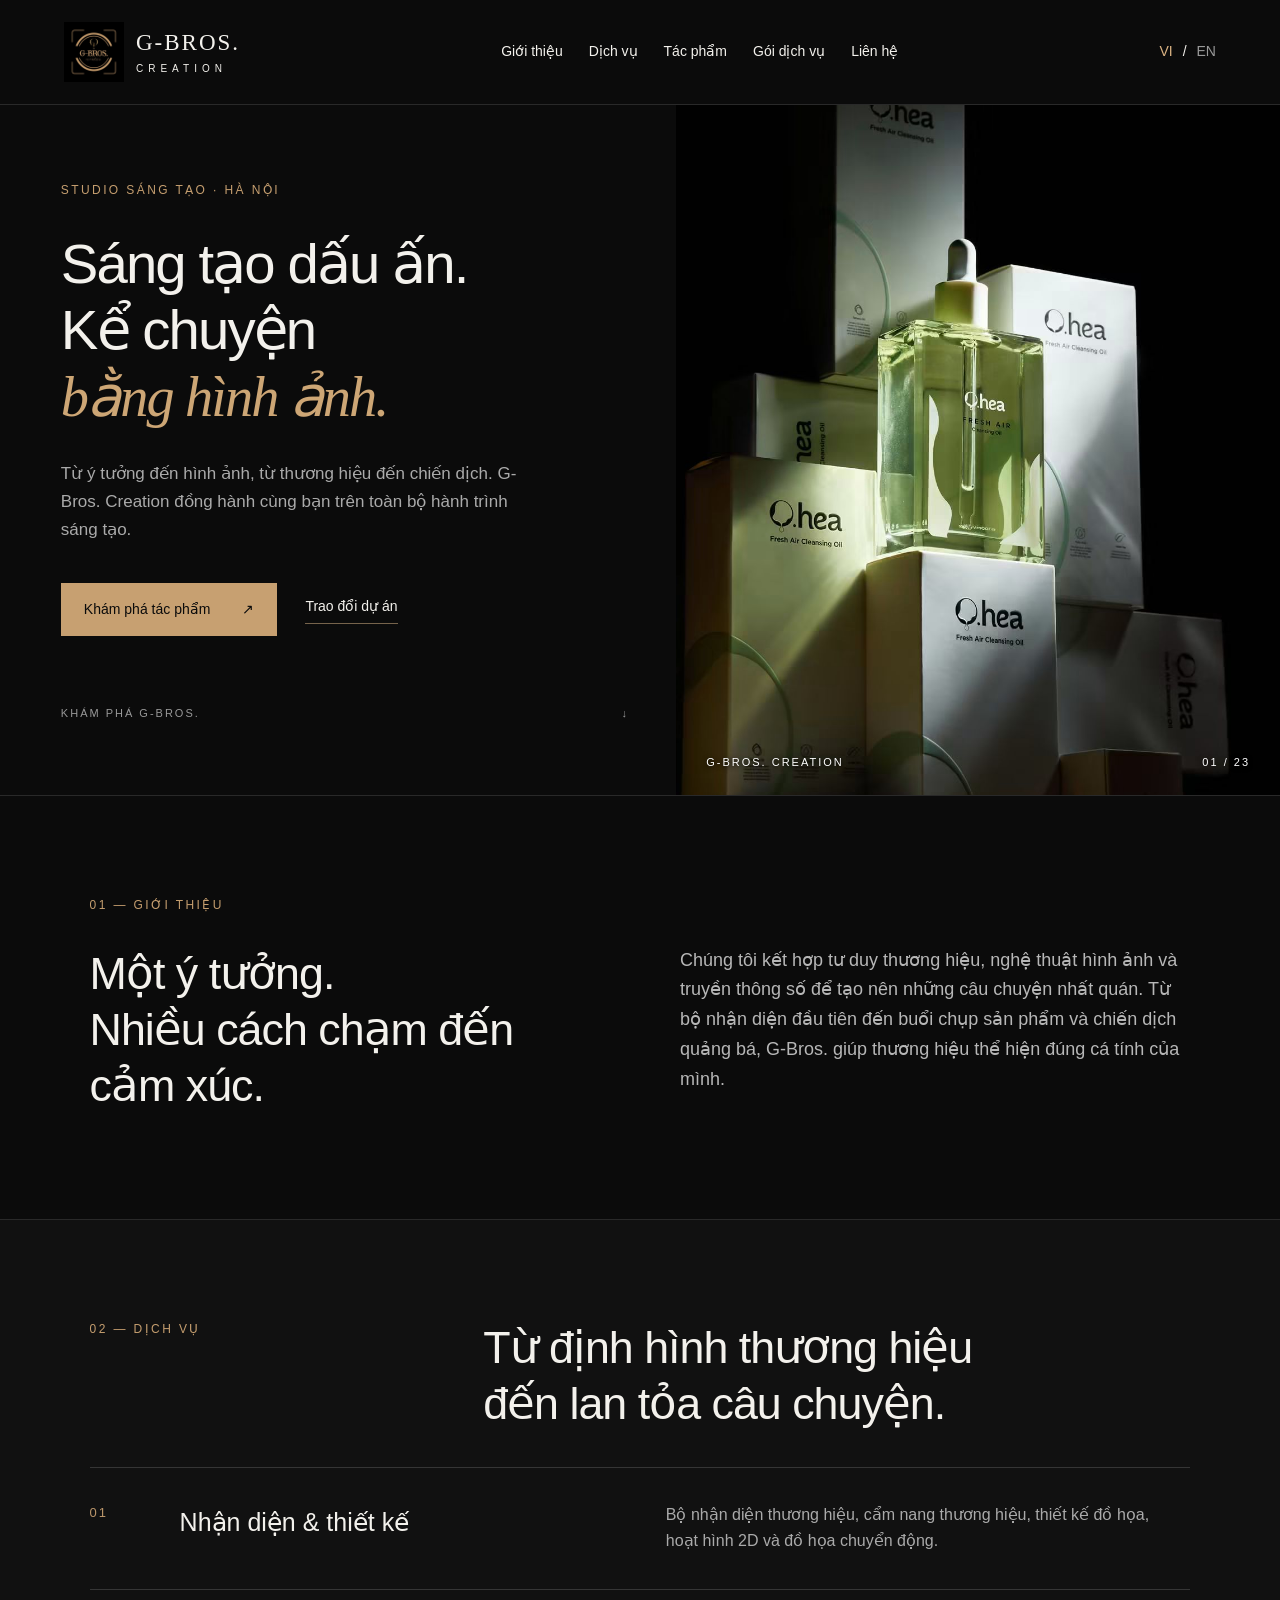
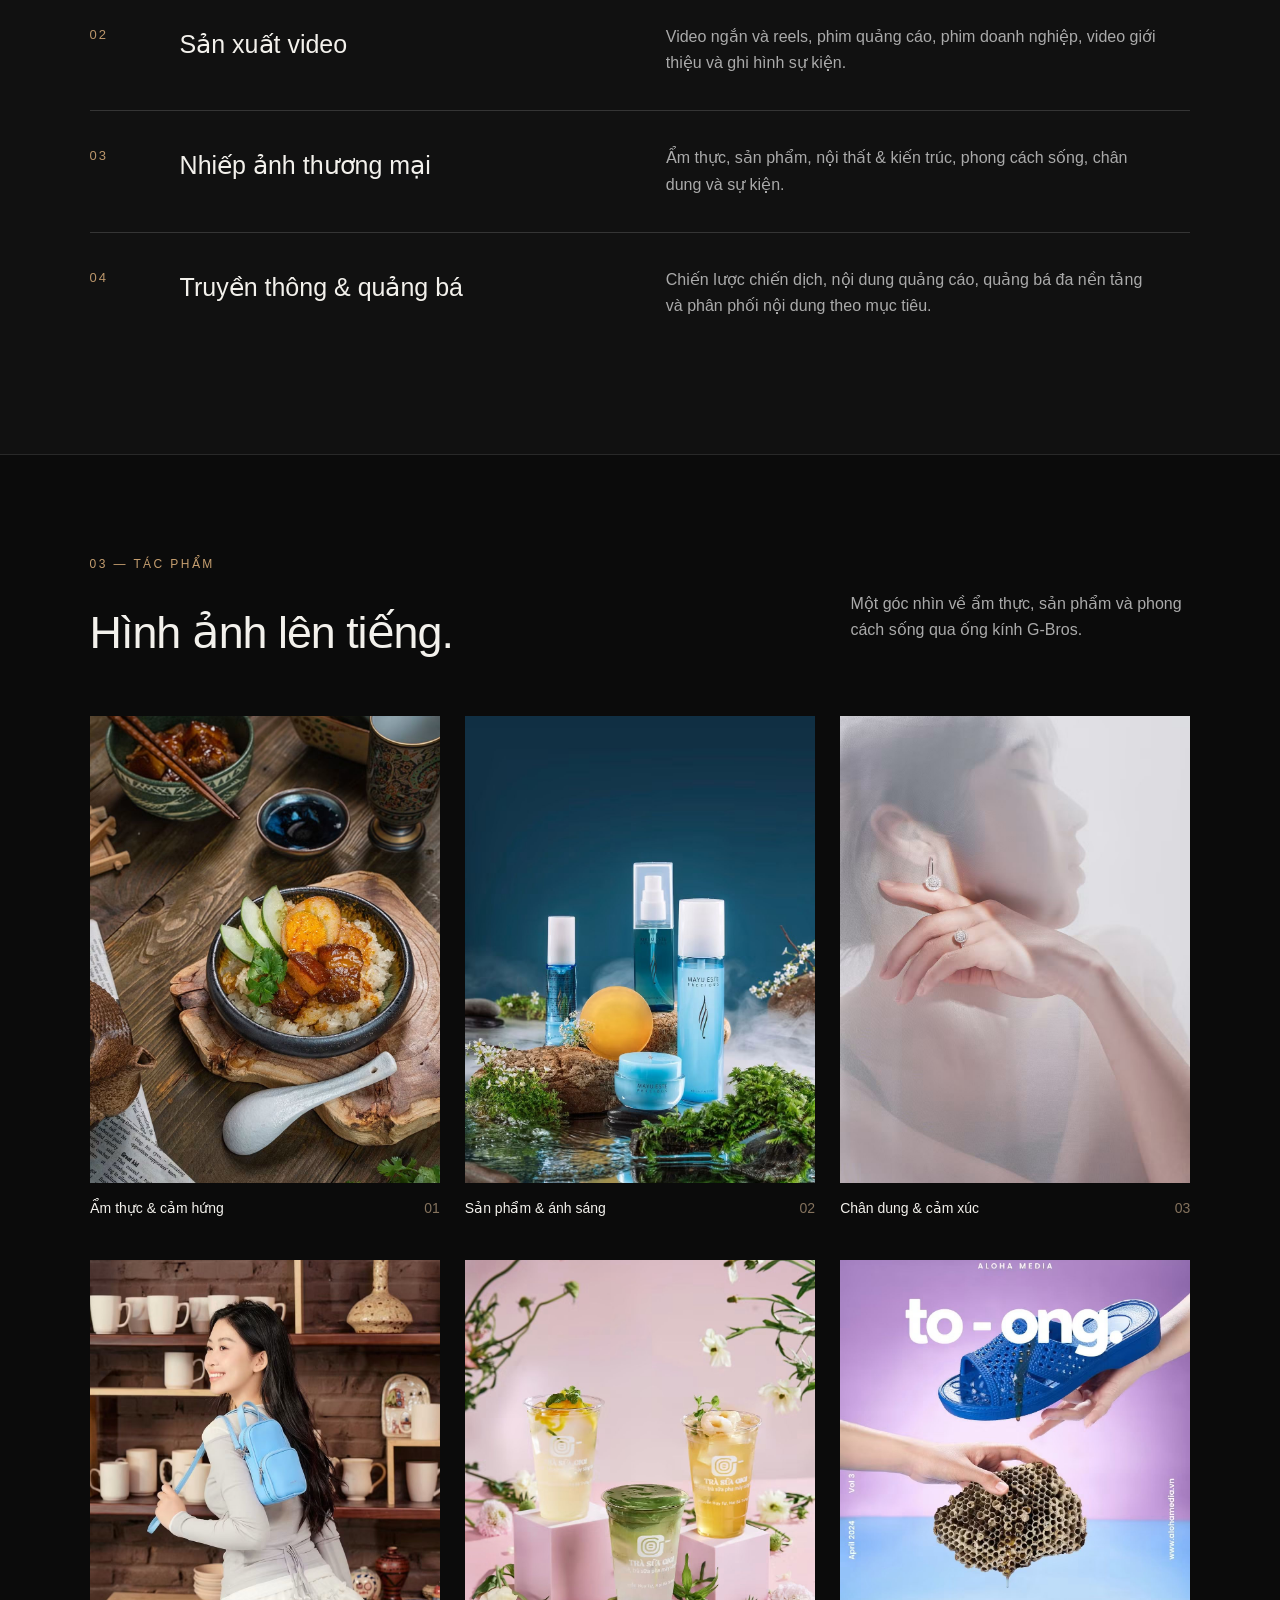
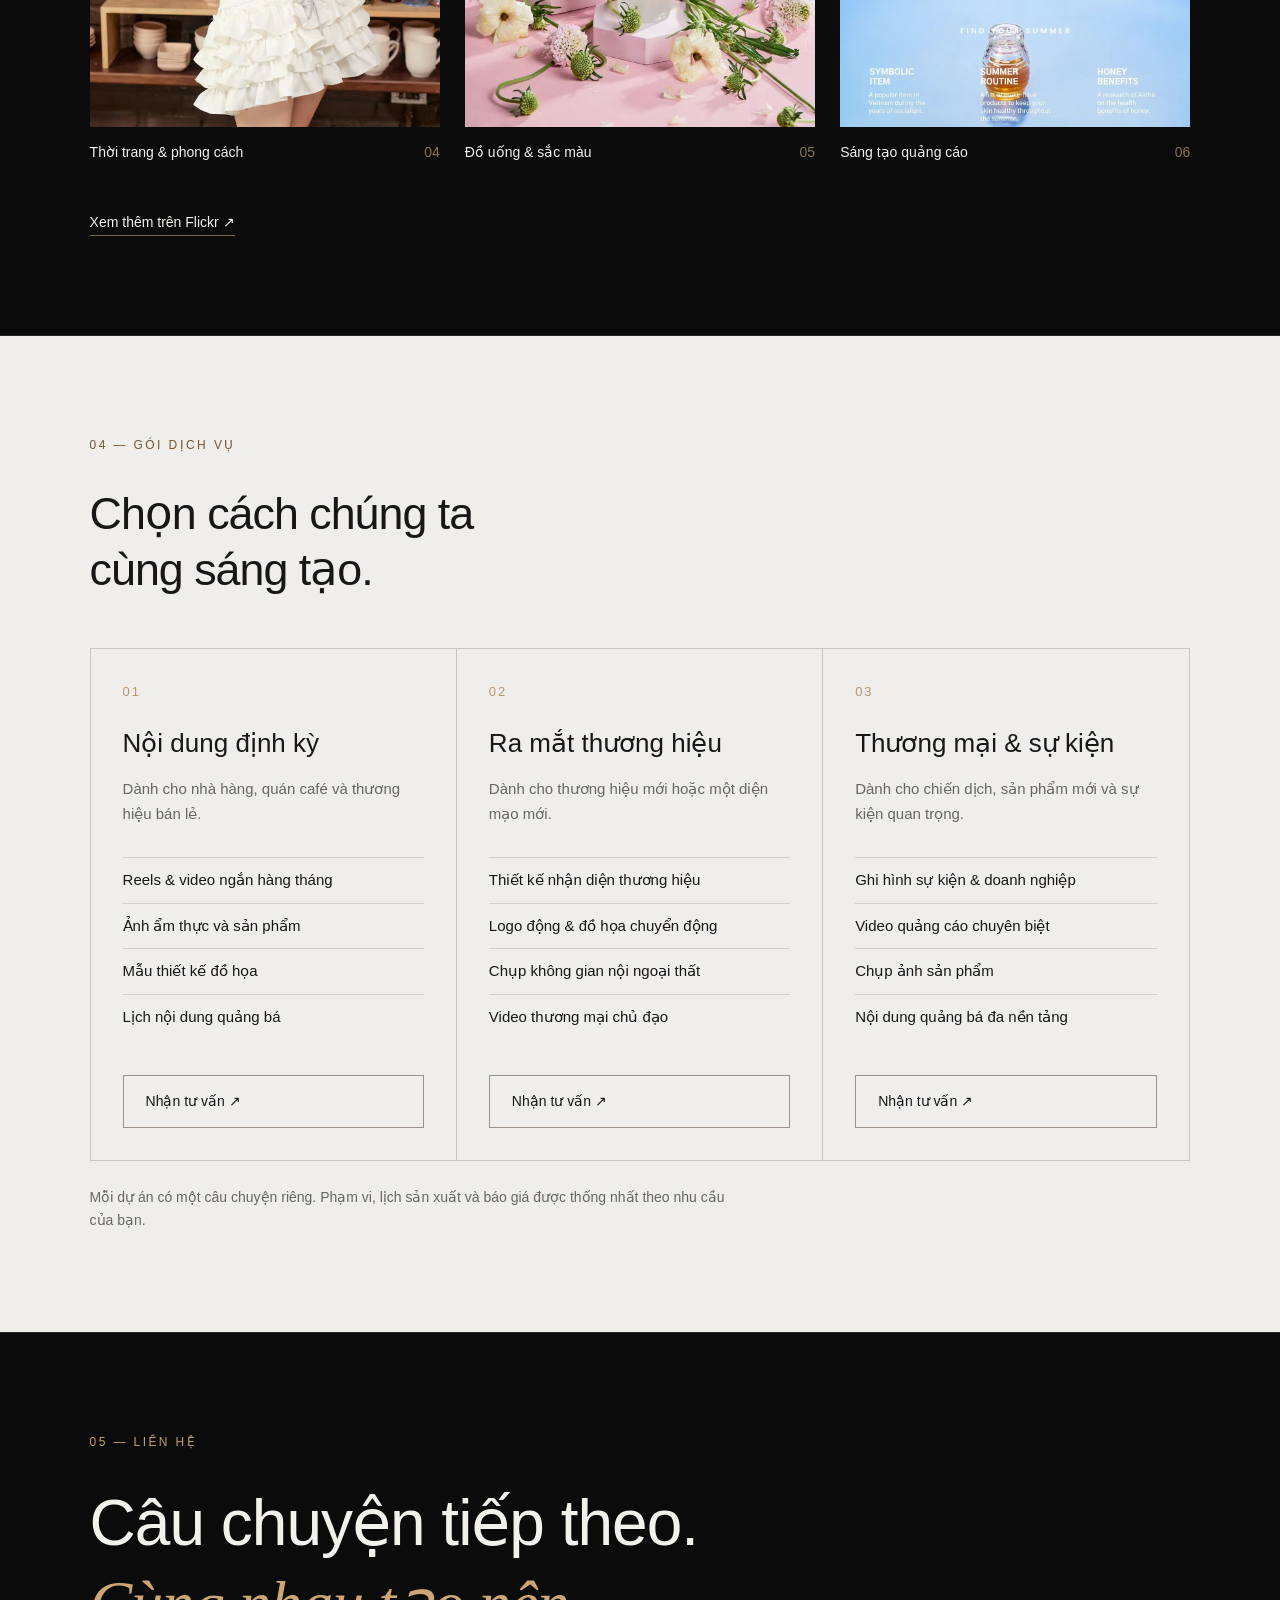
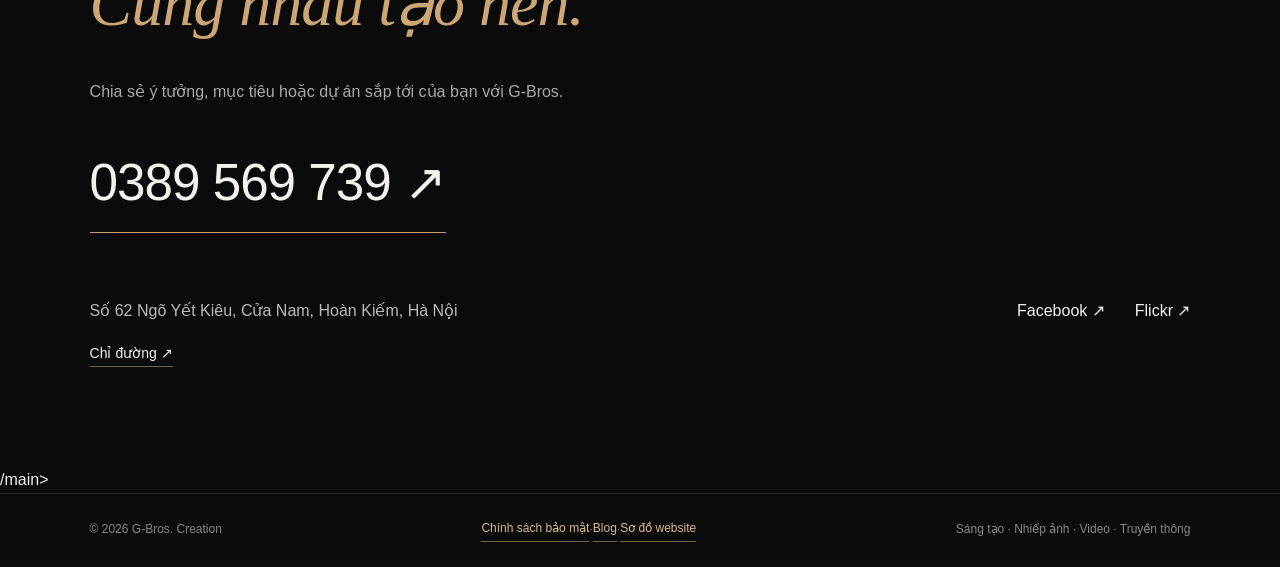
<file: index.html>
<!doctype html><html lang="vi"><head><meta charset="utf-8"><meta name="viewport" content="width=device-width,initial-scale=1"><title>G-Bros. Creation | Sáng tạo, Nhiếp ảnh & Video tại Hà Nội</title><meta name="description" content="Từ ý tưởng đến hình ảnh, từ thương hiệu đến chiến dịch. G-Bros. Creation đồng hành cùng bạn trên toàn bộ hành trình sáng tạo."><link rel="alternate" hreflang="vi" href="./index.html"><link rel="alternate" hreflang="en" href="./en/index.html"><link rel="alternate" hreflang="x-default" href="./index.html"><link rel="stylesheet" href="./style.css"><link rel="icon" type="image/svg+xml" href="data:image/svg+xml,%3Csvg xmlns='http://www.w3.org/2000/svg' viewBox='0 0 32 32'%3E%3Crect width='32' height='32' fill='%230a0a0a'/%3E%3Ctext x='5' y='24' fill='%23c39b69' font-size='25' font-family='serif'%3EG%3C/text%3E%3C/svg%3E"></head><body><header><a class="brand" href="./index.html" aria-label="G-Bros. Creation — Trang chủ"><img src="./assets/03-Logo.jpg" alt="G-Bros. Creation"><span>G-BROS.<small>CREATION</small></span></a><nav aria-label="Điều hướng chính"><a href="#about">Giới thiệu</a><a href="#services">Dịch vụ</a><a href="#work">Tác phẩm</a><a href="#packages">Gói dịch vụ</a><a href="#contact">Liên hệ</a></nav><div class="language"><a href="./index.html" lang="vi" aria-current="page">VI</a><span>/</span><a href="./en/index.html" lang="en" >EN</a></div></header><main><section class="hero"><div class="hero-copy"><p class="eyebrow">STUDIO SÁNG TẠO · HÀ NỘI</p><h1>Sáng tạo dấu ấn.<br>Kể chuyện <em>bằng hình ảnh.</em></h1><p class="intro">Từ ý tưởng đến hình ảnh, từ thương hiệu đến chiến dịch. G-Bros. Creation đồng hành cùng bạn trên toàn bộ hành trình sáng tạo.</p><div class="actions"><a class="button gold" href="#work">Khám phá tác phẩm <span>↗</span></a><a class="text-link" href="#contact">Trao đổi dự án</a></div><p class="hero-bottom">KHÁM PHÁ G-BROS. <span>↓</span></p></div><div class="hero-art"><img src="./assets/02-FB_IMG_1789880479407.jpg" alt="Nhiếp ảnh sản phẩm mỹ phẩm với ánh sáng xanh và bóng đổ" fetchpriority="high"><div class="art-caption"><span>G-BROS. CREATION</span><span>01 / 23</span></div></div></section><section id="about" class="about section"><p class="eyebrow">01 — Giới thiệu</p><div class="split"><h2>Một ý tưởng.<br>Nhiều cách chạm đến cảm xúc.</h2><p>Chúng tôi kết hợp tư duy thương hiệu, nghệ thuật hình ảnh và truyền thông số để tạo nên những câu chuyện nhất quán. Từ bộ nhận diện đầu tiên đến buổi chụp sản phẩm và chiến dịch quảng bá, G-Bros. giúp thương hiệu thể hiện đúng cá tính của mình.</p></div></section><section id="services" class="section services"><div class="section-heading"><p class="eyebrow">02 — Dịch vụ</p><h2>Từ định hình thương hiệu<br>đến lan tỏa câu chuyện.</h2></div><div class="service-list"><article><span class="number">01</span><h3>Nhận diện & thiết kế</h3><p>Bộ nhận diện thương hiệu, cẩm nang thương hiệu, thiết kế đồ họa, hoạt hình 2D và đồ họa chuyển động.</p></article><article><span class="number">02</span><h3>Sản xuất video</h3><p>Video ngắn và reels, phim quảng cáo, phim doanh nghiệp, video giới thiệu và ghi hình sự kiện.</p></article><article><span class="number">03</span><h3>Nhiếp ảnh thương mại</h3><p>Ẩm thực, sản phẩm, nội thất & kiến trúc, phong cách sống, chân dung và sự kiện.</p></article><article><span class="number">04</span><h3>Truyền thông & quảng bá</h3><p>Chiến lược chiến dịch, nội dung quảng cáo, quảng bá đa nền tảng và phân phối nội dung theo mục tiêu.</p></article></div></section><section id="work" class="section work"><div class="work-heading"><div><p class="eyebrow">03 — Tác phẩm</p><h2>Hình ảnh lên tiếng.</h2></div><p>Một góc nhìn về ẩm thực, sản phẩm và phong cách sống qua ống kính G-Bros.</p></div><div class="gallery"><figure><a href="./assets/01-FB_IMG_1789880459629.jpg" target="_blank" rel="noopener" aria-label="Ẩm thực & cảm hứng"><img src="./assets/01-FB_IMG_1789880459629.jpg" alt="Ẩm thực & cảm hứng — G-Bros. Creation" loading="lazy"></a><figcaption><span>Ẩm thực & cảm hứng</span><span>01</span></figcaption></figure><figure><a href="./assets/06-FB_IMG_1789880466071.jpg" target="_blank" rel="noopener" aria-label="Sản phẩm & ánh sáng"><img src="./assets/06-FB_IMG_1789880466071.jpg" alt="Sản phẩm & ánh sáng — G-Bros. Creation" loading="lazy"></a><figcaption><span>Sản phẩm & ánh sáng</span><span>02</span></figcaption></figure><figure><a href="./assets/05-FB_IMG_1789880463594.jpg" target="_blank" rel="noopener" aria-label="Chân dung & cảm xúc"><img src="./assets/05-FB_IMG_1789880463594.jpg" alt="Chân dung & cảm xúc — G-Bros. Creation" loading="lazy"></a><figcaption><span>Chân dung & cảm xúc</span><span>03</span></figcaption></figure><figure><a href="./assets/15-FB_IMG_1789880671555.jpg" target="_blank" rel="noopener" aria-label="Thời trang & phong cách"><img src="./assets/15-FB_IMG_1789880671555.jpg" alt="Thời trang & phong cách — G-Bros. Creation" loading="lazy"></a><figcaption><span>Thời trang & phong cách</span><span>04</span></figcaption></figure><figure><a href="./assets/13-FB_IMG_1789880486466-1-.jpg" target="_blank" rel="noopener" aria-label="Đồ uống & sắc màu"><img src="./assets/13-FB_IMG_1789880486466-1-.jpg" alt="Đồ uống & sắc màu — G-Bros. Creation" loading="lazy"></a><figcaption><span>Đồ uống & sắc màu</span><span>05</span></figcaption></figure><figure><a href="./assets/19-FB_IMG_1789880624152-1-.jpg" target="_blank" rel="noopener" aria-label="Sáng tạo quảng cáo"><img src="./assets/19-FB_IMG_1789880624152-1-.jpg" alt="Sáng tạo quảng cáo — G-Bros. Creation" loading="lazy"></a><figcaption><span>Sáng tạo quảng cáo</span><span>06</span></figcaption></figure></div><a class="text-link" href="https://flic.kr/ps/3mjhtU" target="_blank" rel="noopener">Xem thêm trên Flickr ↗</a></section><section id="packages" class="section packages"><p class="eyebrow">04 — Gói dịch vụ</p><h2>Chọn cách chúng ta<br>cùng sáng tạo.</h2><div class="package-grid"><article><span class="number">01</span><h3>Nội dung định kỳ</h3><p>Dành cho nhà hàng, quán café và thương hiệu bán lẻ.</p><ul><li>Reels & video ngắn hàng tháng</li><li>Ảnh ẩm thực và sản phẩm</li><li>Mẫu thiết kế đồ họa</li><li>Lịch nội dung quảng bá</li></ul><a class="button" href="#contact">Nhận tư vấn ↗</a></article><article><span class="number">02</span><h3>Ra mắt thương hiệu</h3><p>Dành cho thương hiệu mới hoặc một diện mạo mới.</p><ul><li>Thiết kế nhận diện thương hiệu</li><li>Logo động & đồ họa chuyển động</li><li>Chụp không gian nội ngoại thất</li><li>Video thương mại chủ đạo</li></ul><a class="button" href="#contact">Nhận tư vấn ↗</a></article><article><span class="number">03</span><h3>Thương mại & sự kiện</h3><p>Dành cho chiến dịch, sản phẩm mới và sự kiện quan trọng.</p><ul><li>Ghi hình sự kiện & doanh nghiệp</li><li>Video quảng cáo chuyên biệt</li><li>Chụp ảnh sản phẩm</li><li>Nội dung quảng bá đa nền tảng</li></ul><a class="button" href="#contact">Nhận tư vấn ↗</a></article></div><p class="note">Mỗi dự án có một câu chuyện riêng. Phạm vi, lịch sản xuất và báo giá được thống nhất theo nhu cầu của bạn.</p></section><section id="contact" class="section contact"><p class="eyebrow">05 — Liên hệ</p><h2>Câu chuyện tiếp theo.<br><em>Cùng nhau tạo nên.</em></h2><p>Chia sẻ ý tưởng, mục tiêu hoặc dự án sắp tới của bạn với G-Bros.</p><a class="phone" href="tel:+84389569739" aria-label="Gọi cho chúng tôi: 0389 569 739">0389 569 739 ↗</a><div class="contact-bottom"><div><p>Số 62 Ngõ Yết Kiêu, Cửa Nam, Hoàn Kiếm, Hà Nội</p><a class="text-link" href="https://www.google.com/maps/search/?api=1&query=62+Ng%C3%B5+Y%E1%BA%BFt+Ki%C3%AAu+H%C3%A0+N%E1%BB%99i" target="_blank" rel="noopener">Chỉ đường ↗</a></div><div class="social"><a href="https://www.facebook.com/gbros.creation/" target="_blank" rel="noopener">Facebook ↗</a><a href="https://flic.kr/ps/3mjhtU" target="_blank" rel="noopener">Flickr ↗</a></div></div></section>/main><footer><span>© 2026 G-Bros. Creation</span><div class="footer-center"><a href="./GBros-Privacy-Policy.html#vi" target="_blank" rel="noopener">Chính sách bảo mật</a> · <a href="./blog.html#vi">Blog</a> · <a href="./sitemap.html">Sơ đồ website</a></div><span>Sáng tạo · Nhiếp ảnh · Video · Truyền thông</span></footer></body></html>
</file>
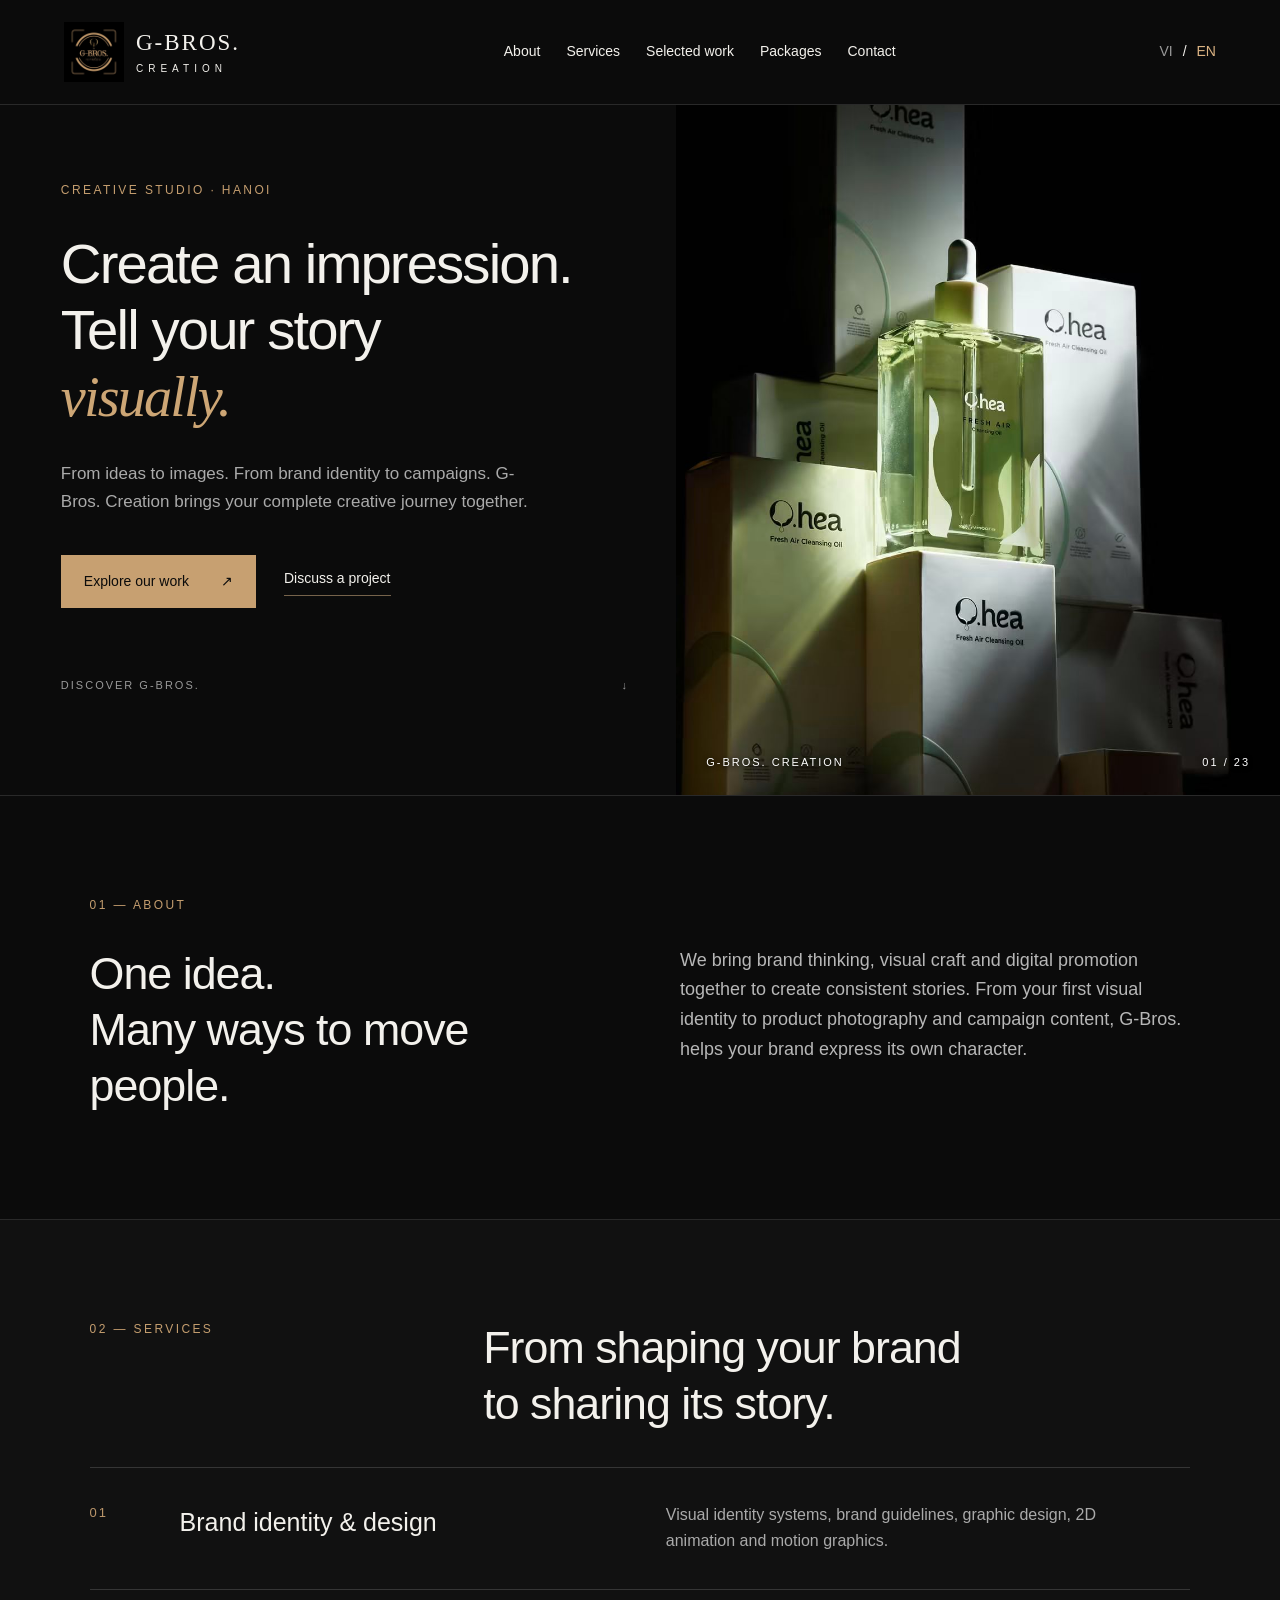
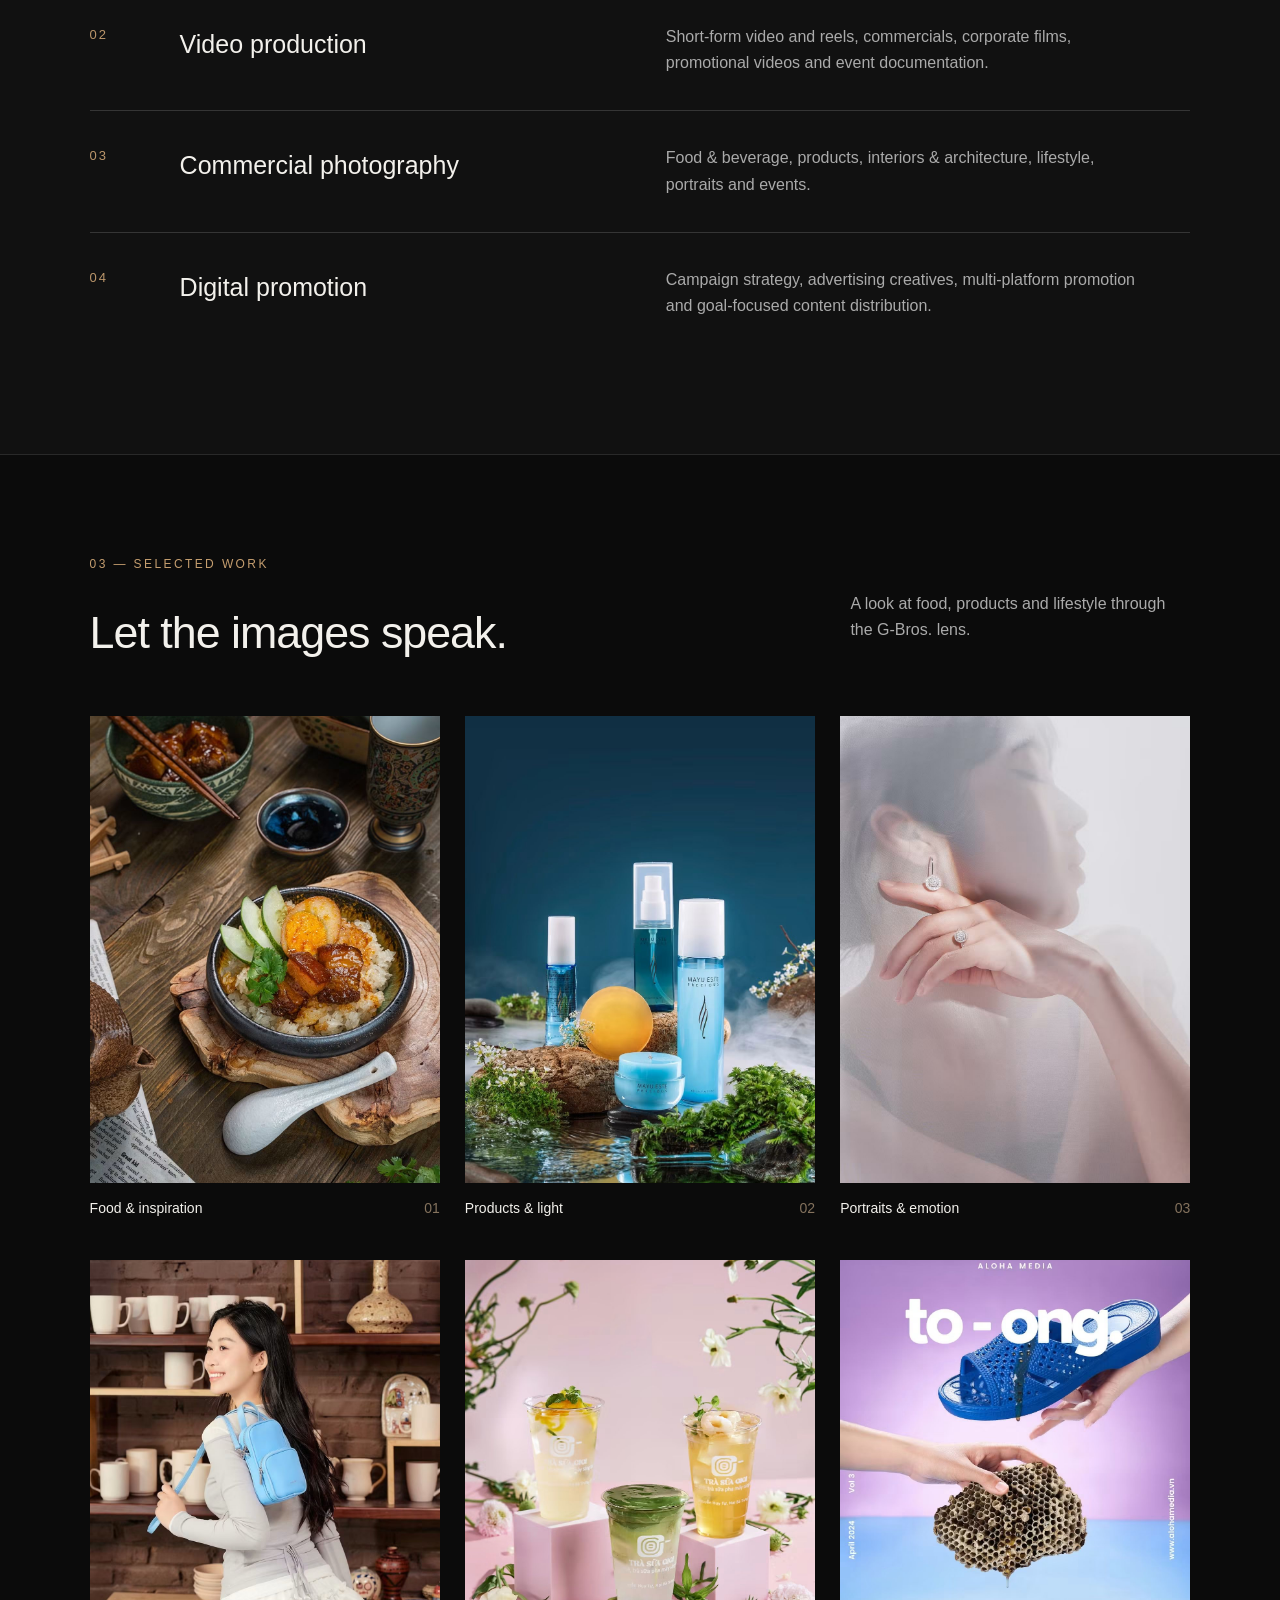
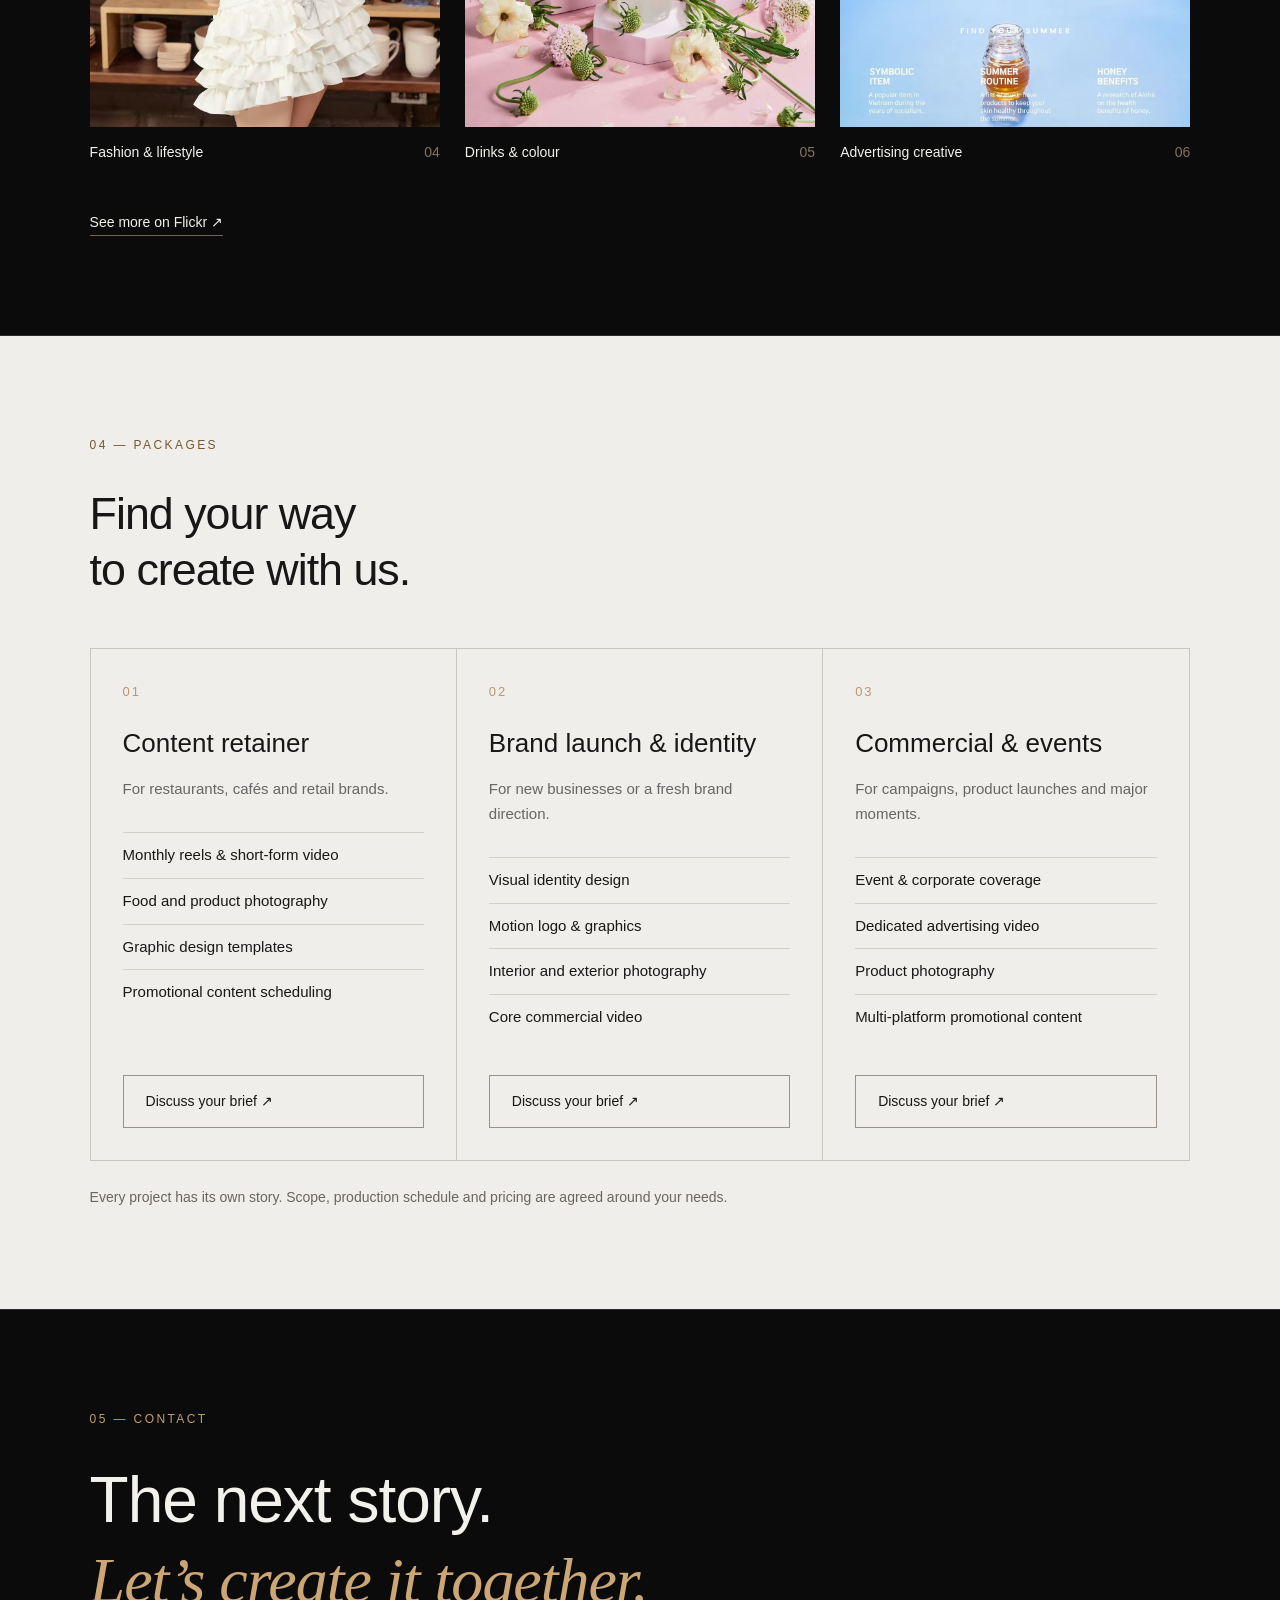
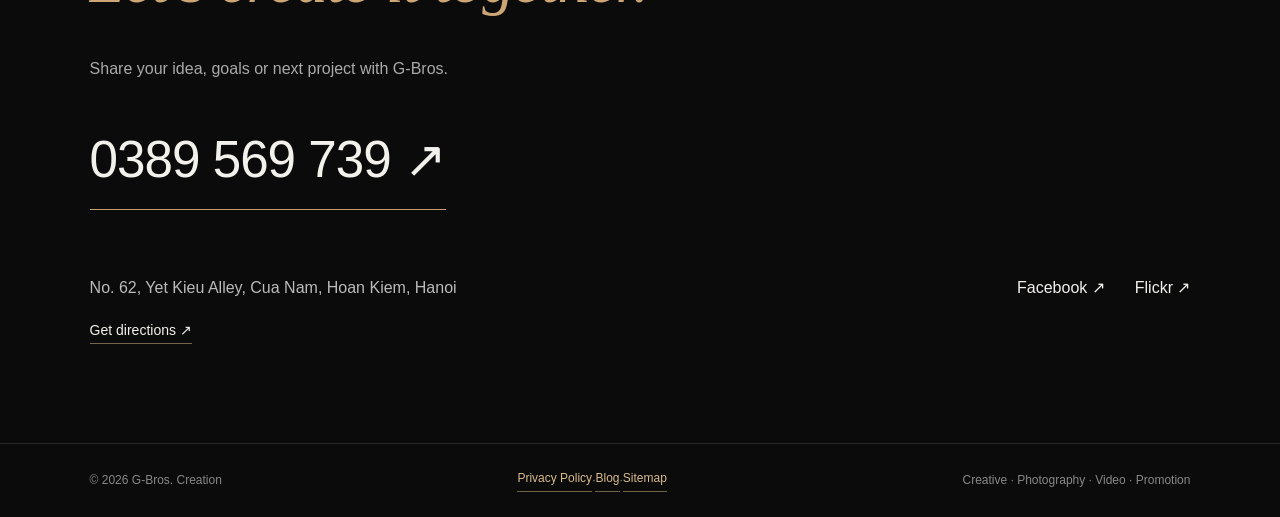
<file: en/index.html>
<!doctype html><html lang="en"><head><meta charset="utf-8"><meta name="viewport" content="width=device-width,initial-scale=1"><title>G-Bros. Creation | Creative Production, Photography & Video in Hanoi</title><meta name="description" content="From ideas to images. From brand identity to campaigns. G-Bros. Creation brings your complete creative journey together."><link rel="alternate" hreflang="vi" href="../index.html"><link rel="alternate" hreflang="en" href="../en/index.html"><link rel="alternate" hreflang="x-default" href="../index.html"><link rel="stylesheet" href="../style.css"><link rel="icon" type="image/svg+xml" href="data:image/svg+xml,%3Csvg xmlns='http://www.w3.org/2000/svg' viewBox='0 0 32 32'%3E%3Crect width='32' height='32' fill='%230a0a0a'/%3E%3Ctext x='5' y='24' fill='%23c39b69' font-size='25' font-family='serif'%3EG%3C/text%3E%3C/svg%3E"></head><body><header><a class="brand" href="../en/index.html" aria-label="G-Bros. Creation — Home"><img src="../assets/03-Logo.jpg" alt="G-Bros. Creation"><span>G-BROS.<small>CREATION</small></span></a><nav aria-label="Main navigation"><a href="#about">About</a><a href="#services">Services</a><a href="#work">Selected work</a><a href="#packages">Packages</a><a href="#contact">Contact</a></nav><div class="language"><a href="../index.html" lang="vi" >VI</a><span>/</span><a href="../en/index.html" lang="en" aria-current="page">EN</a></div></header><main><section class="hero"><div class="hero-copy"><p class="eyebrow">CREATIVE STUDIO · HANOI</p><h1>Create an impression.<br>Tell your story <em>visually.</em></h1><p class="intro">From ideas to images. From brand identity to campaigns. G-Bros. Creation brings your complete creative journey together.</p><div class="actions"><a class="button gold" href="#work">Explore our work <span>↗</span></a><a class="text-link" href="#contact">Discuss a project</a></div><p class="hero-bottom">DISCOVER G-BROS. <span>↓</span></p></div><div class="hero-art"><img src="../assets/02-FB_IMG_1789880479407.jpg" alt="Skincare product photography with green light and shadows" fetchpriority="high"><div class="art-caption"><span>G-BROS. CREATION</span><span>01 / 23</span></div></div></section><section id="about" class="about section"><p class="eyebrow">01 — About</p><div class="split"><h2>One idea.<br>Many ways to move people.</h2><p>We bring brand thinking, visual craft and digital promotion together to create consistent stories. From your first visual identity to product photography and campaign content, G-Bros. helps your brand express its own character.</p></div></section><section id="services" class="section services"><div class="section-heading"><p class="eyebrow">02 — Services</p><h2>From shaping your brand<br>to sharing its story.</h2></div><div class="service-list"><article><span class="number">01</span><h3>Brand identity & design</h3><p>Visual identity systems, brand guidelines, graphic design, 2D animation and motion graphics.</p></article><article><span class="number">02</span><h3>Video production</h3><p>Short-form video and reels, commercials, corporate films, promotional videos and event documentation.</p></article><article><span class="number">03</span><h3>Commercial photography</h3><p>Food & beverage, products, interiors & architecture, lifestyle, portraits and events.</p></article><article><span class="number">04</span><h3>Digital promotion</h3><p>Campaign strategy, advertising creatives, multi-platform promotion and goal-focused content distribution.</p></article></div></section><section id="work" class="section work"><div class="work-heading"><div><p class="eyebrow">03 — Selected work</p><h2>Let the images speak.</h2></div><p>A look at food, products and lifestyle through the G-Bros. lens.</p></div><div class="gallery"><figure><a href="../assets/01-FB_IMG_1789880459629.jpg" target="_blank" rel="noopener" aria-label="Food & inspiration"><img src="../assets/01-FB_IMG_1789880459629.jpg" alt="Food & inspiration — G-Bros. Creation" loading="lazy"></a><figcaption><span>Food & inspiration</span><span>01</span></figcaption></figure><figure><a href="../assets/06-FB_IMG_1789880466071.jpg" target="_blank" rel="noopener" aria-label="Products & light"><img src="../assets/06-FB_IMG_1789880466071.jpg" alt="Products & light — G-Bros. Creation" loading="lazy"></a><figcaption><span>Products & light</span><span>02</span></figcaption></figure><figure><a href="../assets/05-FB_IMG_1789880463594.jpg" target="_blank" rel="noopener" aria-label="Portraits & emotion"><img src="../assets/05-FB_IMG_1789880463594.jpg" alt="Portraits & emotion — G-Bros. Creation" loading="lazy"></a><figcaption><span>Portraits & emotion</span><span>03</span></figcaption></figure><figure><a href="../assets/15-FB_IMG_1789880671555.jpg" target="_blank" rel="noopener" aria-label="Fashion & lifestyle"><img src="../assets/15-FB_IMG_1789880671555.jpg" alt="Fashion & lifestyle — G-Bros. Creation" loading="lazy"></a><figcaption><span>Fashion & lifestyle</span><span>04</span></figcaption></figure><figure><a href="../assets/13-FB_IMG_1789880486466-1-.jpg" target="_blank" rel="noopener" aria-label="Drinks & colour"><img src="../assets/13-FB_IMG_1789880486466-1-.jpg" alt="Drinks & colour — G-Bros. Creation" loading="lazy"></a><figcaption><span>Drinks & colour</span><span>05</span></figcaption></figure><figure><a href="../assets/19-FB_IMG_1789880624152-1-.jpg" target="_blank" rel="noopener" aria-label="Advertising creative"><img src="../assets/19-FB_IMG_1789880624152-1-.jpg" alt="Advertising creative — G-Bros. Creation" loading="lazy"></a><figcaption><span>Advertising creative</span><span>06</span></figcaption></figure></div><a class="text-link" href="https://flic.kr/ps/3mjhtU" target="_blank" rel="noopener">See more on Flickr ↗</a></section><section id="packages" class="section packages"><p class="eyebrow">04 — Packages</p><h2>Find your way<br>to create with us.</h2><div class="package-grid"><article><span class="number">01</span><h3>Content retainer</h3><p>For restaurants, cafés and retail brands.</p><ul><li>Monthly reels & short-form video</li><li>Food and product photography</li><li>Graphic design templates</li><li>Promotional content scheduling</li></ul><a class="button" href="#contact">Discuss your brief ↗</a></article><article><span class="number">02</span><h3>Brand launch & identity</h3><p>For new businesses or a fresh brand direction.</p><ul><li>Visual identity design</li><li>Motion logo & graphics</li><li>Interior and exterior photography</li><li>Core commercial video</li></ul><a class="button" href="#contact">Discuss your brief ↗</a></article><article><span class="number">03</span><h3>Commercial & events</h3><p>For campaigns, product launches and major moments.</p><ul><li>Event & corporate coverage</li><li>Dedicated advertising video</li><li>Product photography</li><li>Multi-platform promotional content</li></ul><a class="button" href="#contact">Discuss your brief ↗</a></article></div><p class="note">Every project has its own story. Scope, production schedule and pricing are agreed around your needs.</p></section><section id="contact" class="section contact"><p class="eyebrow">05 — Contact</p><h2>The next story.<br><em>Let’s create it together.</em></h2><p>Share your idea, goals or next project with G-Bros.</p><a class="phone" href="tel:+84389569739" aria-label="Give us a call: 0389 569 739">0389 569 739 ↗</a><div class="contact-bottom"><div><p>No. 62, Yet Kieu Alley, Cua Nam, Hoan Kiem, Hanoi</p><a class="text-link" href="https://www.google.com/maps/search/?api=1&query=62+Ng%C3%B5+Y%E1%BA%BFt+Ki%C3%AAu+H%C3%A0+N%E1%BB%99i" target="_blank" rel="noopener">Get directions ↗</a></div><div class="social"><a href="https://www.facebook.com/gbros.creation/" target="_blank" rel="noopener">Facebook ↗</a><a href="https://flic.kr/ps/3mjhtU" target="_blank" rel="noopener">Flickr ↗</a></div></div></section></main><footer><span>© 2026 G-Bros. Creation</span><div class="footer-center"><a href="../GBros-Privacy-Policy.html#en" target="_blank" rel="noopener">Privacy Policy</a> · <a href="../blog.html#en">Blog</a> · <a href="../sitemap.html">Sitemap</a></div><span>Creative · Photography · Video · Promotion</span></footer></body></html>
</file>
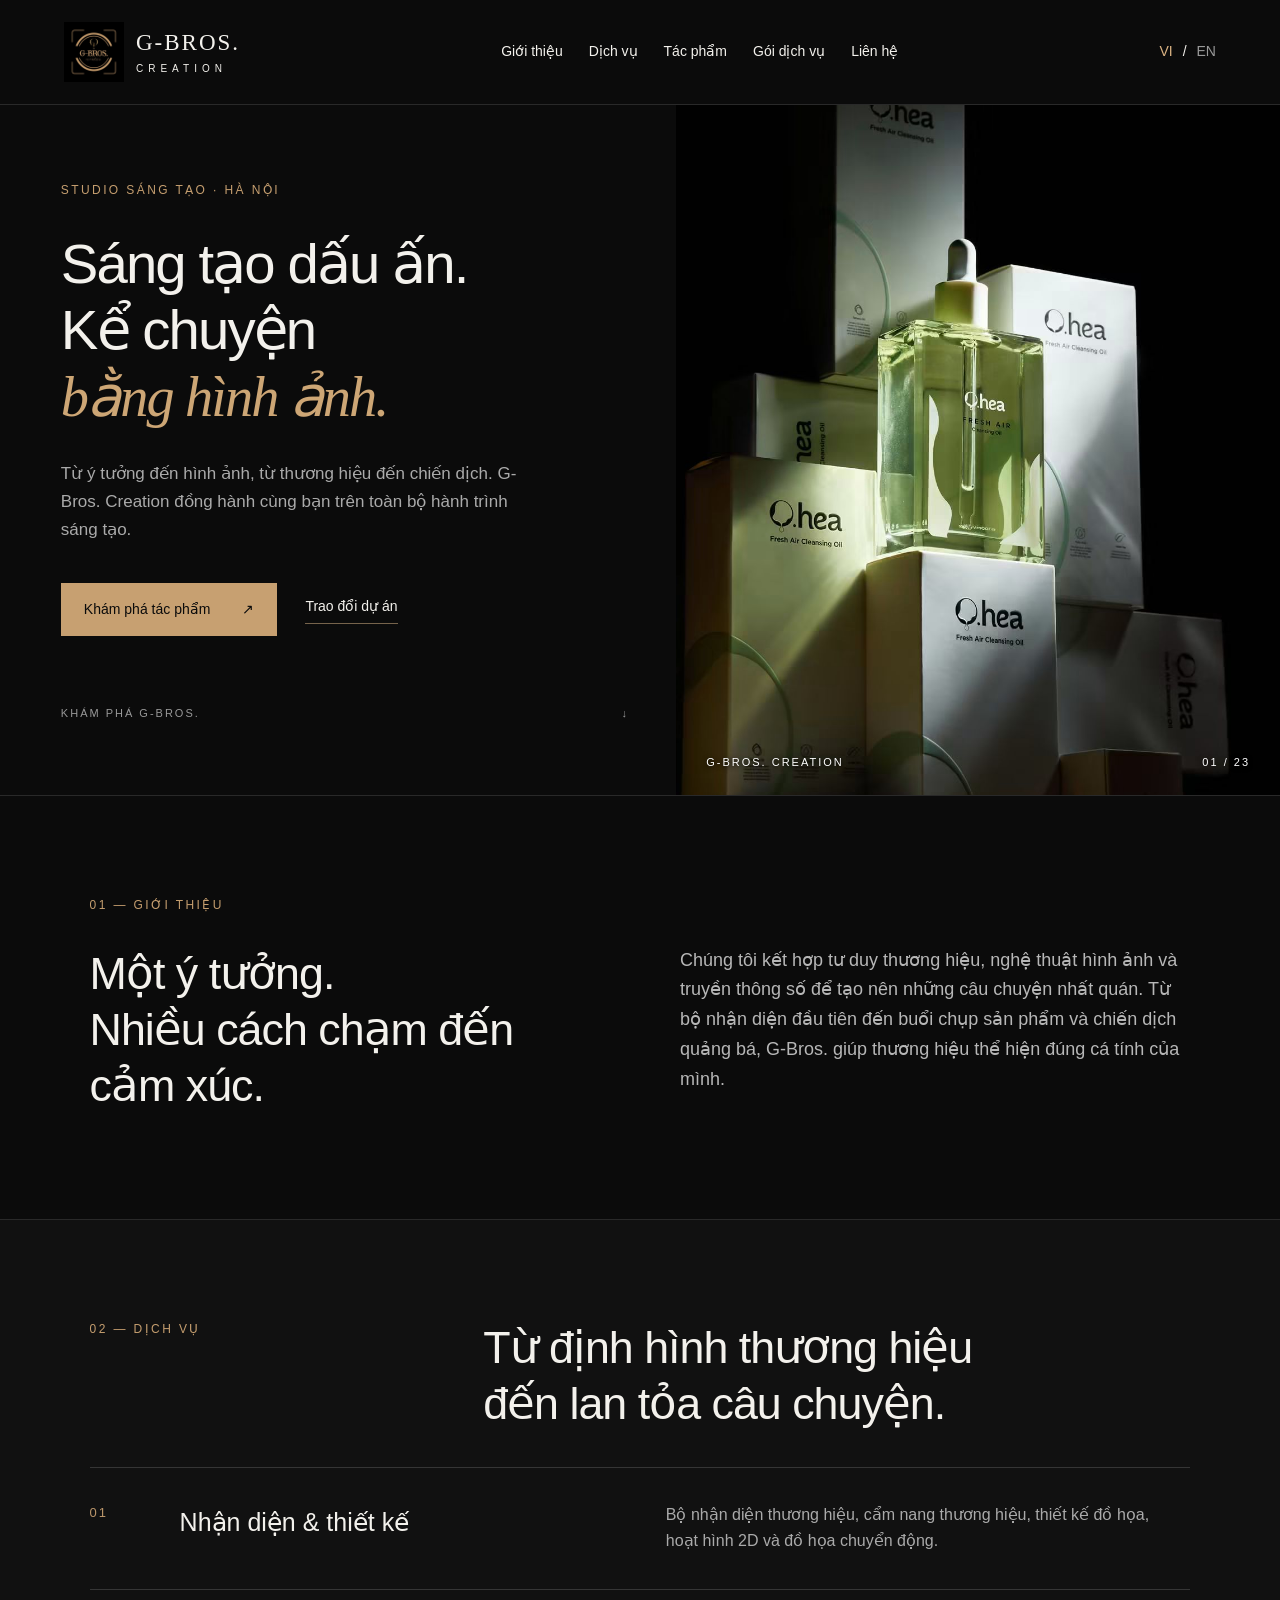
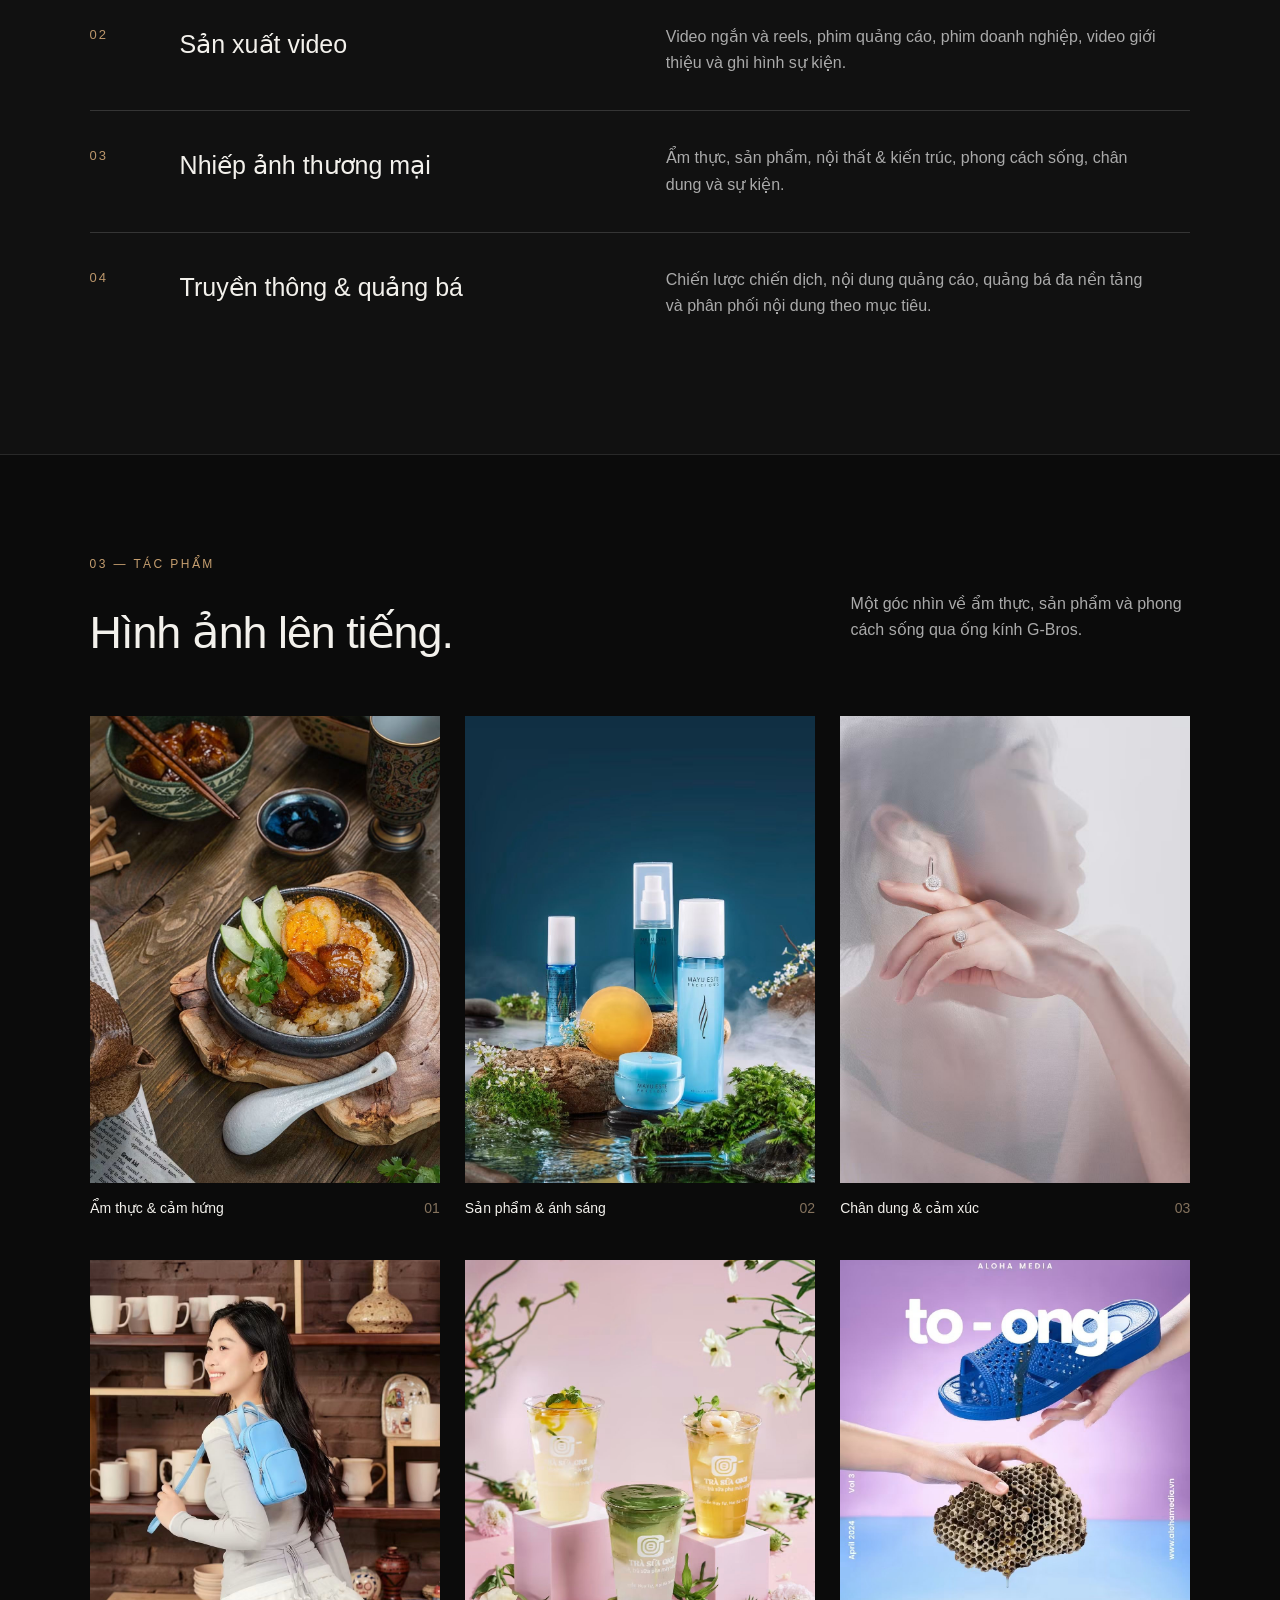
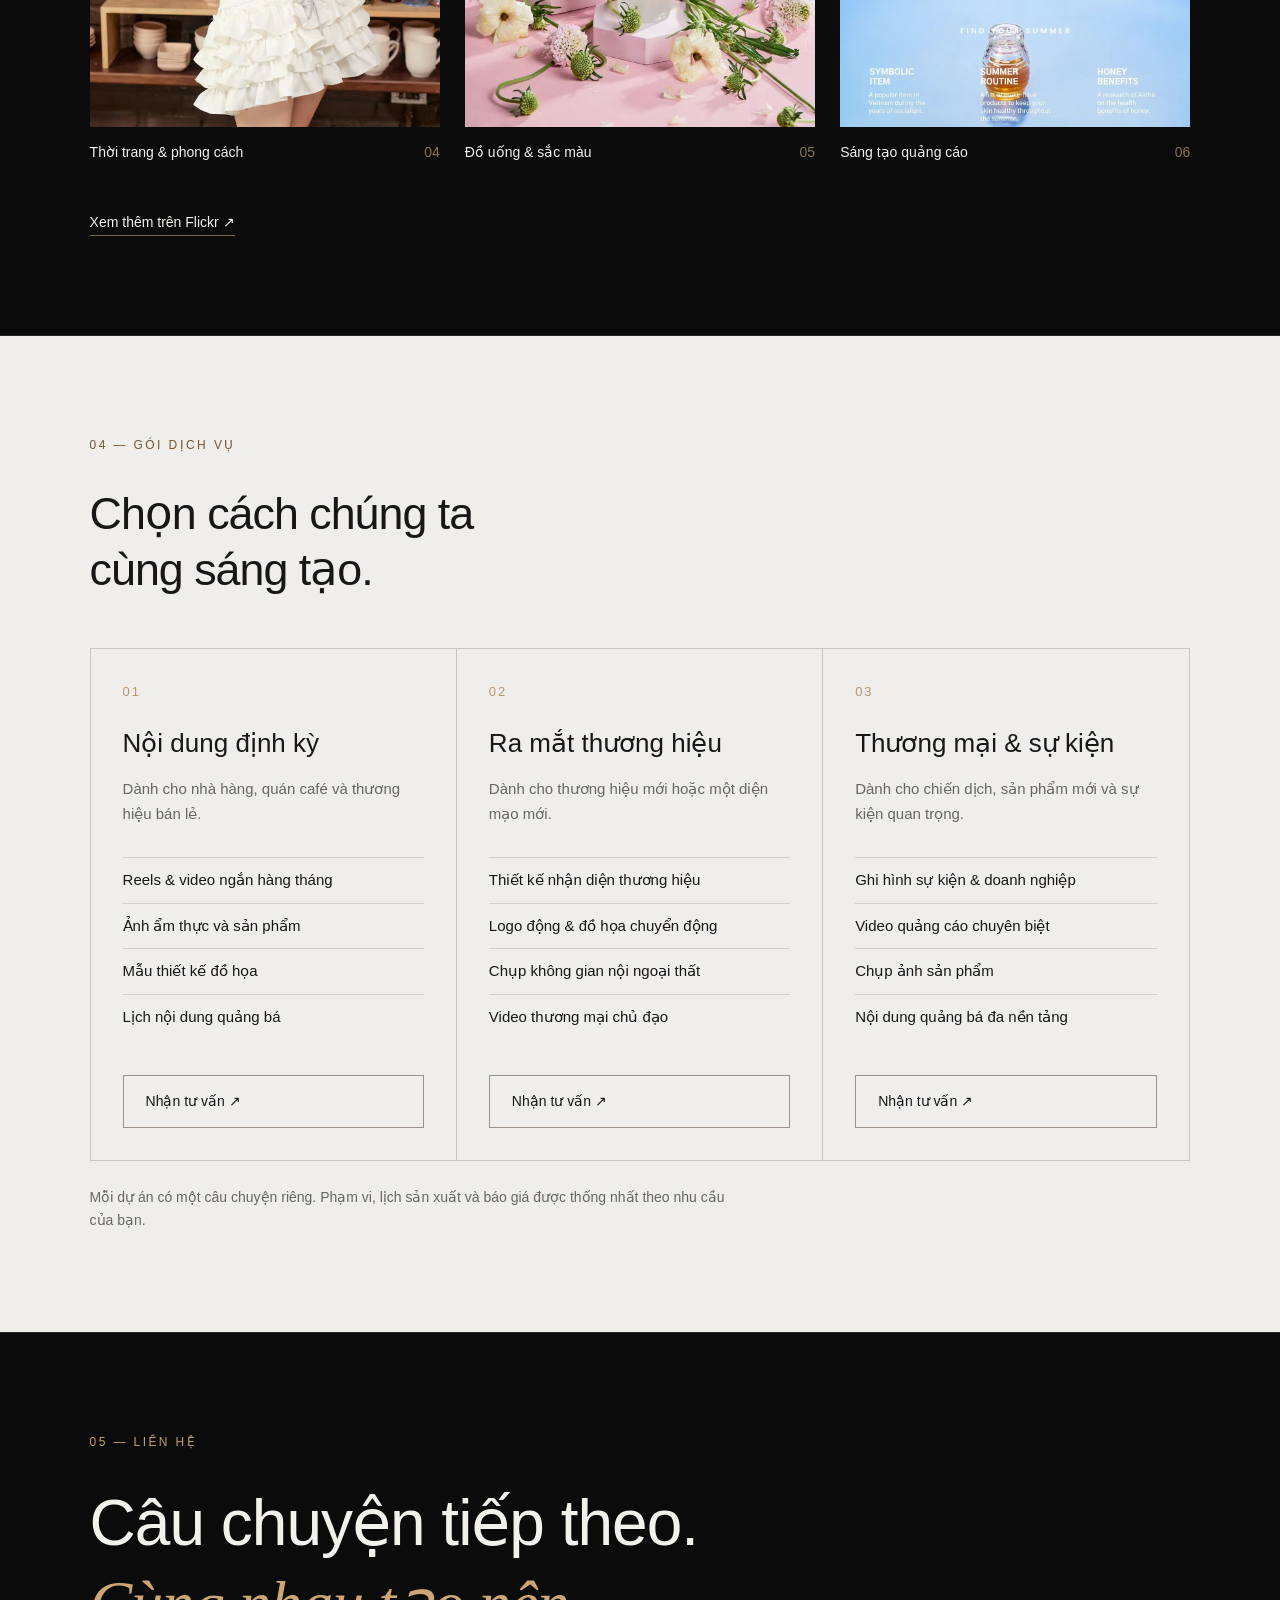
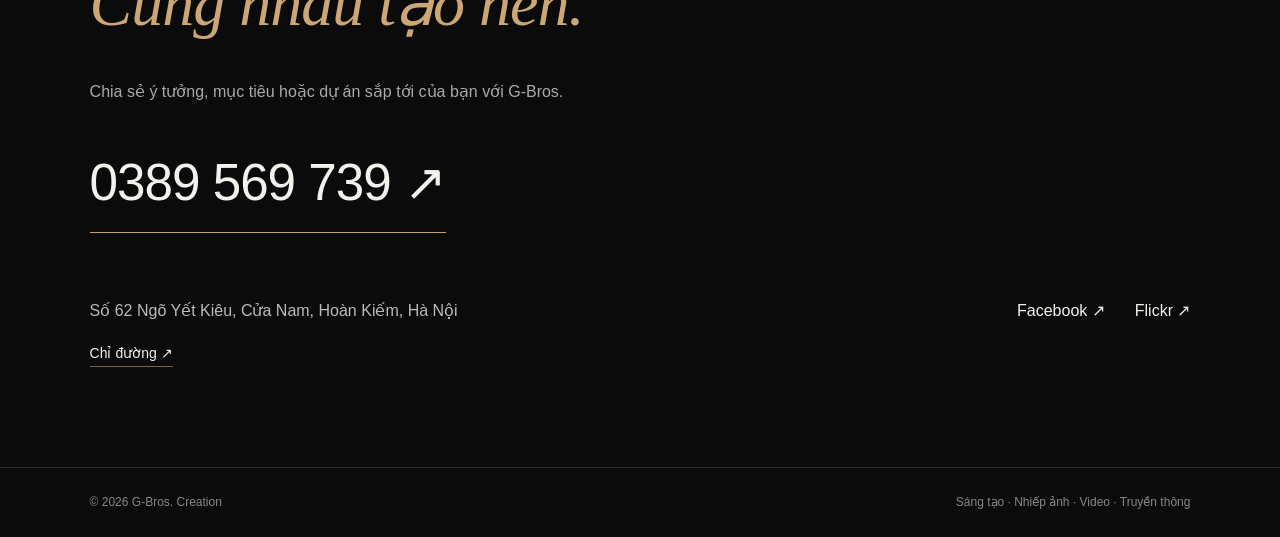
<file: GBros-Creation-Website/index.html>
<!doctype html><html lang="vi"><head><meta charset="utf-8"><meta name="viewport" content="width=device-width,initial-scale=1"><title>G-Bros. Creation | Sáng tạo, Nhiếp ảnh & Video tại Hà Nội</title><meta name="description" content="Từ ý tưởng đến hình ảnh, từ thương hiệu đến chiến dịch. G-Bros. Creation đồng hành cùng bạn trên toàn bộ hành trình sáng tạo."><link rel="alternate" hreflang="vi" href="./index.html"><link rel="alternate" hreflang="en" href="./en/index.html"><link rel="alternate" hreflang="x-default" href="./index.html"><link rel="stylesheet" href="./style.css"><link rel="icon" type="image/svg+xml" href="data:image/svg+xml,%3Csvg xmlns='http://www.w3.org/2000/svg' viewBox='0 0 32 32'%3E%3Crect width='32' height='32' fill='%230a0a0a'/%3E%3Ctext x='5' y='24' fill='%23c39b69' font-size='25' font-family='serif'%3EG%3C/text%3E%3C/svg%3E"></head><body><header><a class="brand" href="./index.html" aria-label="G-Bros. Creation — Trang chủ"><img src="./assets/03-Logo.jpg" alt="G-Bros. Creation"><span>G-BROS.<small>CREATION</small></span></a><nav aria-label="Điều hướng chính"><a href="#about">Giới thiệu</a><a href="#services">Dịch vụ</a><a href="#work">Tác phẩm</a><a href="#packages">Gói dịch vụ</a><a href="#contact">Liên hệ</a></nav><div class="language"><a href="./index.html" lang="vi" aria-current="page">VI</a><span>/</span><a href="./en/index.html" lang="en" >EN</a></div></header><main><section class="hero"><div class="hero-copy"><p class="eyebrow">STUDIO SÁNG TẠO · HÀ NỘI</p><h1>Sáng tạo dấu ấn.<br>Kể chuyện <em>bằng hình ảnh.</em></h1><p class="intro">Từ ý tưởng đến hình ảnh, từ thương hiệu đến chiến dịch. G-Bros. Creation đồng hành cùng bạn trên toàn bộ hành trình sáng tạo.</p><div class="actions"><a class="button gold" href="#work">Khám phá tác phẩm <span>↗</span></a><a class="text-link" href="#contact">Trao đổi dự án</a></div><p class="hero-bottom">KHÁM PHÁ G-BROS. <span>↓</span></p></div><div class="hero-art"><img src="./assets/02-FB_IMG_1789880479407.jpg" alt="Nhiếp ảnh sản phẩm mỹ phẩm với ánh sáng xanh và bóng đổ" fetchpriority="high"><div class="art-caption"><span>G-BROS. CREATION</span><span>01 / 23</span></div></div></section><section id="about" class="about section"><p class="eyebrow">01 — Giới thiệu</p><div class="split"><h2>Một ý tưởng.<br>Nhiều cách chạm đến cảm xúc.</h2><p>Chúng tôi kết hợp tư duy thương hiệu, nghệ thuật hình ảnh và truyền thông số để tạo nên những câu chuyện nhất quán. Từ bộ nhận diện đầu tiên đến buổi chụp sản phẩm và chiến dịch quảng bá, G-Bros. giúp thương hiệu thể hiện đúng cá tính của mình.</p></div></section><section id="services" class="section services"><div class="section-heading"><p class="eyebrow">02 — Dịch vụ</p><h2>Từ định hình thương hiệu<br>đến lan tỏa câu chuyện.</h2></div><div class="service-list"><article><span class="number">01</span><h3>Nhận diện & thiết kế</h3><p>Bộ nhận diện thương hiệu, cẩm nang thương hiệu, thiết kế đồ họa, hoạt hình 2D và đồ họa chuyển động.</p></article><article><span class="number">02</span><h3>Sản xuất video</h3><p>Video ngắn và reels, phim quảng cáo, phim doanh nghiệp, video giới thiệu và ghi hình sự kiện.</p></article><article><span class="number">03</span><h3>Nhiếp ảnh thương mại</h3><p>Ẩm thực, sản phẩm, nội thất & kiến trúc, phong cách sống, chân dung và sự kiện.</p></article><article><span class="number">04</span><h3>Truyền thông & quảng bá</h3><p>Chiến lược chiến dịch, nội dung quảng cáo, quảng bá đa nền tảng và phân phối nội dung theo mục tiêu.</p></article></div></section><section id="work" class="section work"><div class="work-heading"><div><p class="eyebrow">03 — Tác phẩm</p><h2>Hình ảnh lên tiếng.</h2></div><p>Một góc nhìn về ẩm thực, sản phẩm và phong cách sống qua ống kính G-Bros.</p></div><div class="gallery"><figure><a href="./assets/01-FB_IMG_1789880459629.jpg" target="_blank" rel="noopener" aria-label="Ẩm thực & cảm hứng"><img src="./assets/01-FB_IMG_1789880459629.jpg" alt="Ẩm thực & cảm hứng — G-Bros. Creation" loading="lazy"></a><figcaption><span>Ẩm thực & cảm hứng</span><span>01</span></figcaption></figure><figure><a href="./assets/06-FB_IMG_1789880466071.jpg" target="_blank" rel="noopener" aria-label="Sản phẩm & ánh sáng"><img src="./assets/06-FB_IMG_1789880466071.jpg" alt="Sản phẩm & ánh sáng — G-Bros. Creation" loading="lazy"></a><figcaption><span>Sản phẩm & ánh sáng</span><span>02</span></figcaption></figure><figure><a href="./assets/05-FB_IMG_1789880463594.jpg" target="_blank" rel="noopener" aria-label="Chân dung & cảm xúc"><img src="./assets/05-FB_IMG_1789880463594.jpg" alt="Chân dung & cảm xúc — G-Bros. Creation" loading="lazy"></a><figcaption><span>Chân dung & cảm xúc</span><span>03</span></figcaption></figure><figure><a href="./assets/15-FB_IMG_1789880671555.jpg" target="_blank" rel="noopener" aria-label="Thời trang & phong cách"><img src="./assets/15-FB_IMG_1789880671555.jpg" alt="Thời trang & phong cách — G-Bros. Creation" loading="lazy"></a><figcaption><span>Thời trang & phong cách</span><span>04</span></figcaption></figure><figure><a href="./assets/13-FB_IMG_1789880486466-1-.jpg" target="_blank" rel="noopener" aria-label="Đồ uống & sắc màu"><img src="./assets/13-FB_IMG_1789880486466-1-.jpg" alt="Đồ uống & sắc màu — G-Bros. Creation" loading="lazy"></a><figcaption><span>Đồ uống & sắc màu</span><span>05</span></figcaption></figure><figure><a href="./assets/19-FB_IMG_1789880624152-1-.jpg" target="_blank" rel="noopener" aria-label="Sáng tạo quảng cáo"><img src="./assets/19-FB_IMG_1789880624152-1-.jpg" alt="Sáng tạo quảng cáo — G-Bros. Creation" loading="lazy"></a><figcaption><span>Sáng tạo quảng cáo</span><span>06</span></figcaption></figure></div><a class="text-link" href="https://flic.kr/ps/3mjhtU" target="_blank" rel="noopener">Xem thêm trên Flickr ↗</a></section><section id="packages" class="section packages"><p class="eyebrow">04 — Gói dịch vụ</p><h2>Chọn cách chúng ta<br>cùng sáng tạo.</h2><div class="package-grid"><article><span class="number">01</span><h3>Nội dung định kỳ</h3><p>Dành cho nhà hàng, quán café và thương hiệu bán lẻ.</p><ul><li>Reels & video ngắn hàng tháng</li><li>Ảnh ẩm thực và sản phẩm</li><li>Mẫu thiết kế đồ họa</li><li>Lịch nội dung quảng bá</li></ul><a class="button" href="#contact">Nhận tư vấn ↗</a></article><article><span class="number">02</span><h3>Ra mắt thương hiệu</h3><p>Dành cho thương hiệu mới hoặc một diện mạo mới.</p><ul><li>Thiết kế nhận diện thương hiệu</li><li>Logo động & đồ họa chuyển động</li><li>Chụp không gian nội ngoại thất</li><li>Video thương mại chủ đạo</li></ul><a class="button" href="#contact">Nhận tư vấn ↗</a></article><article><span class="number">03</span><h3>Thương mại & sự kiện</h3><p>Dành cho chiến dịch, sản phẩm mới và sự kiện quan trọng.</p><ul><li>Ghi hình sự kiện & doanh nghiệp</li><li>Video quảng cáo chuyên biệt</li><li>Chụp ảnh sản phẩm</li><li>Nội dung quảng bá đa nền tảng</li></ul><a class="button" href="#contact">Nhận tư vấn ↗</a></article></div><p class="note">Mỗi dự án có một câu chuyện riêng. Phạm vi, lịch sản xuất và báo giá được thống nhất theo nhu cầu của bạn.</p></section><section id="contact" class="section contact"><p class="eyebrow">05 — Liên hệ</p><h2>Câu chuyện tiếp theo.<br><em>Cùng nhau tạo nên.</em></h2><p>Chia sẻ ý tưởng, mục tiêu hoặc dự án sắp tới của bạn với G-Bros.</p><a class="phone" href="tel:+84389569739" aria-label="Gọi cho chúng tôi: 0389 569 739">0389 569 739 ↗</a><div class="contact-bottom"><div><p>Số 62 Ngõ Yết Kiêu, Cửa Nam, Hoàn Kiếm, Hà Nội</p><a class="text-link" href="https://www.google.com/maps/search/?api=1&query=62+Ng%C3%B5+Y%E1%BA%BFt+Ki%C3%AAu+H%C3%A0+N%E1%BB%99i" target="_blank" rel="noopener">Chỉ đường ↗</a></div><div class="social"><a href="https://www.facebook.com/gbros.creation/" target="_blank" rel="noopener">Facebook ↗</a><a href="https://flic.kr/ps/3mjhtU" target="_blank" rel="noopener">Flickr ↗</a></div></div></section></main><footer><span>© 2026 G-Bros. Creation</span><span>Sáng tạo · Nhiếp ảnh · Video · Truyền thông</span></footer></body></html>
</file>
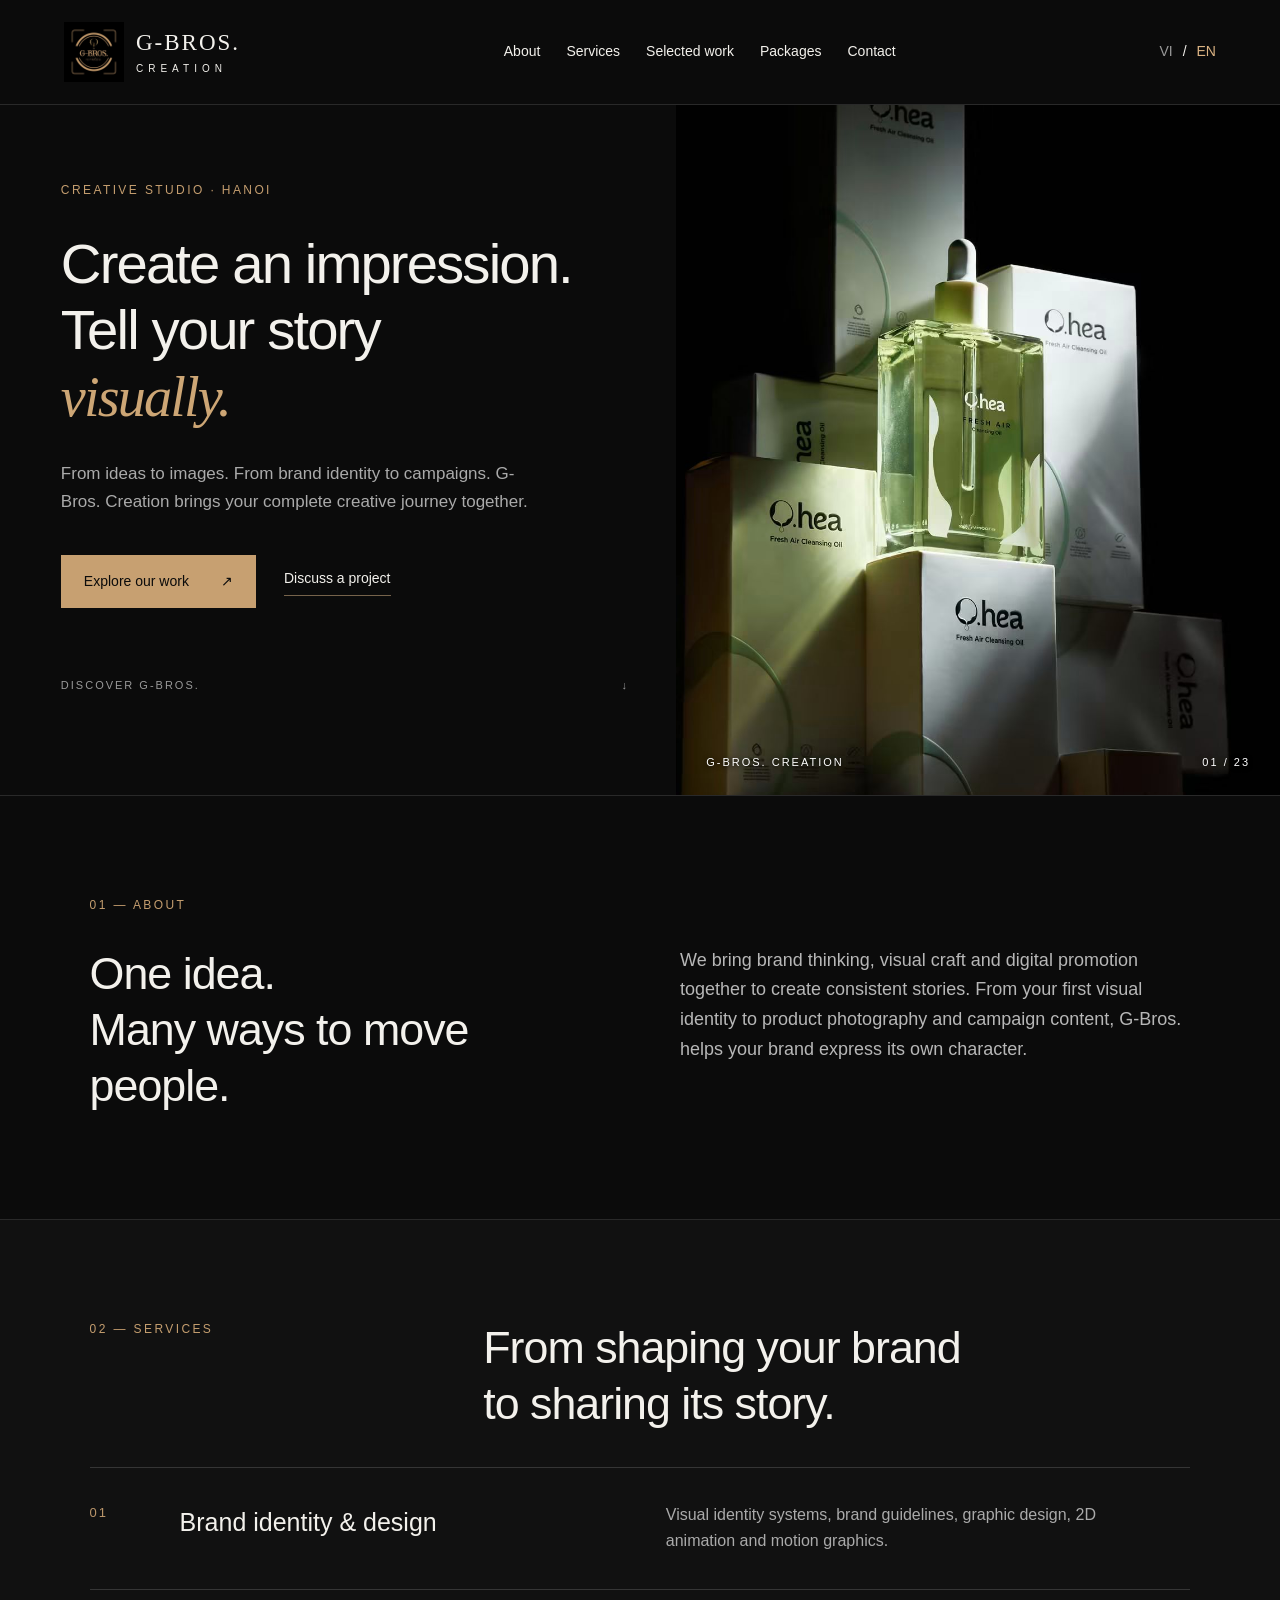
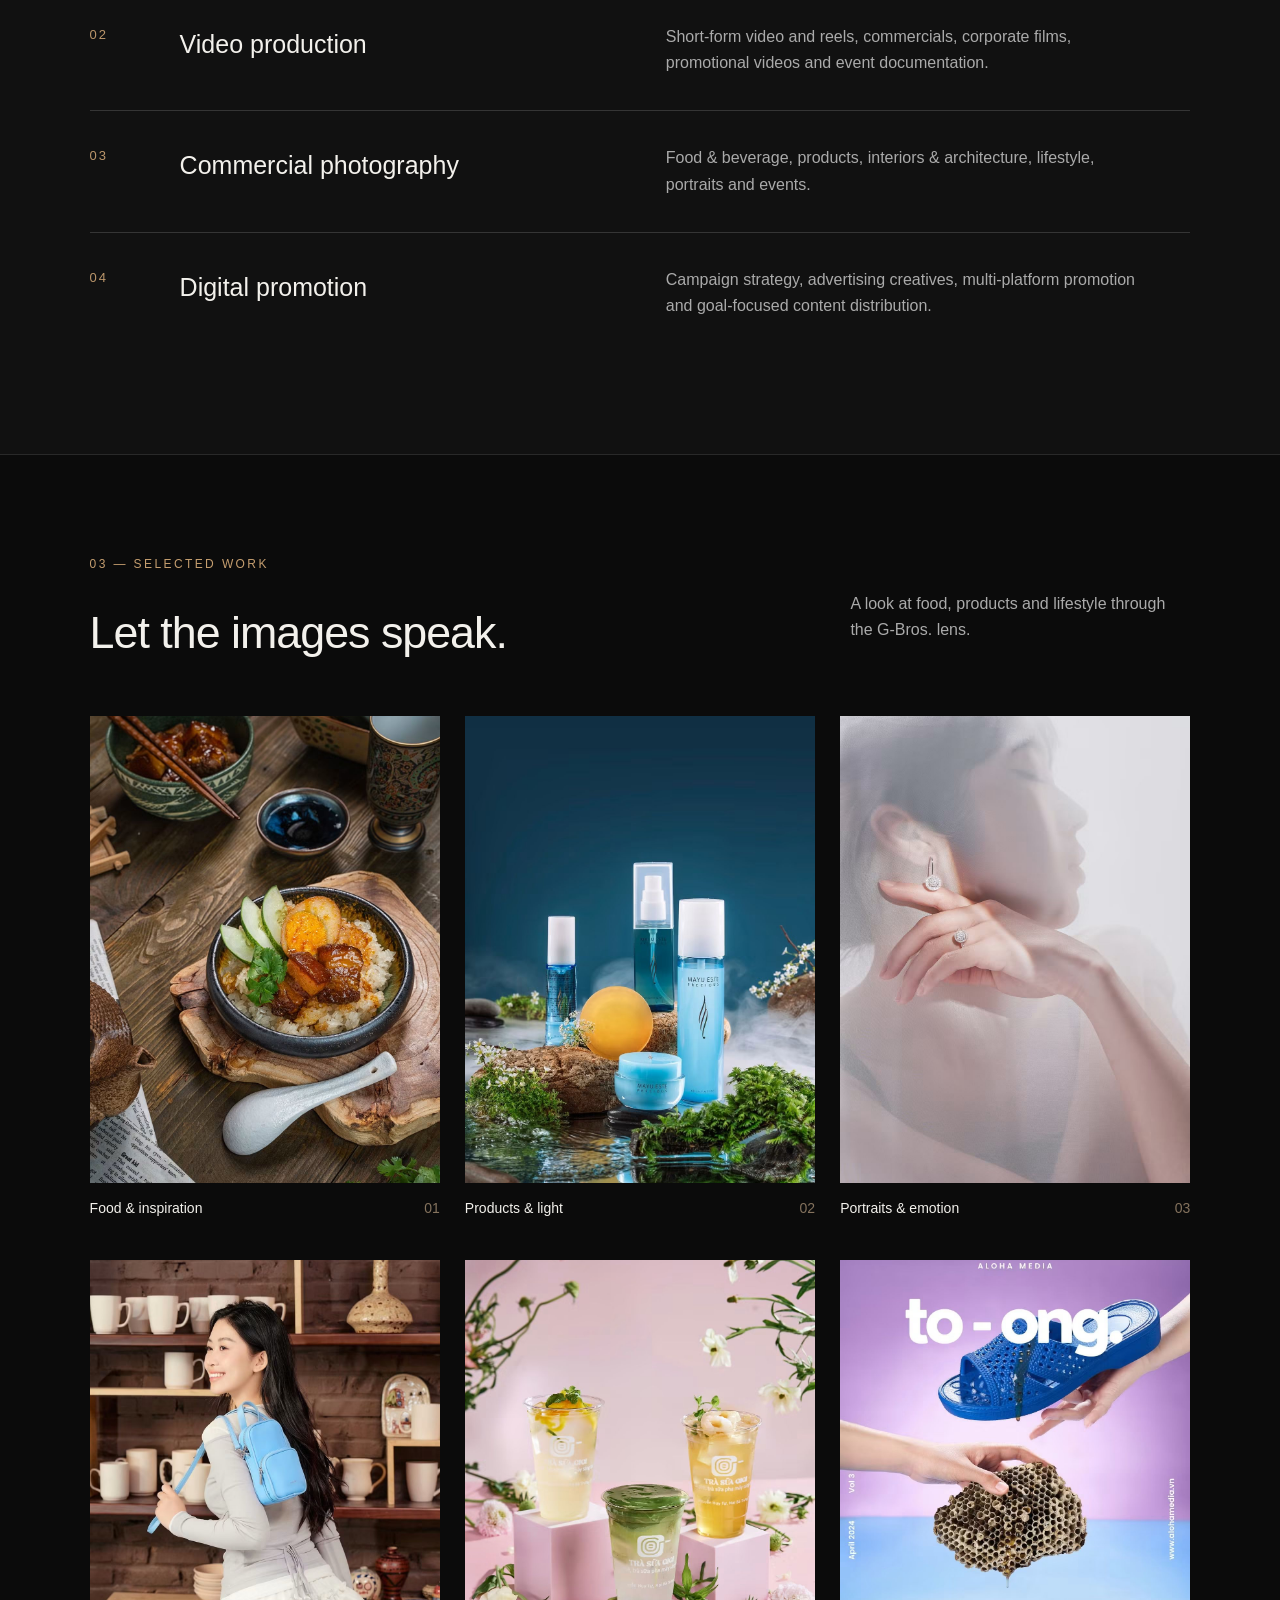
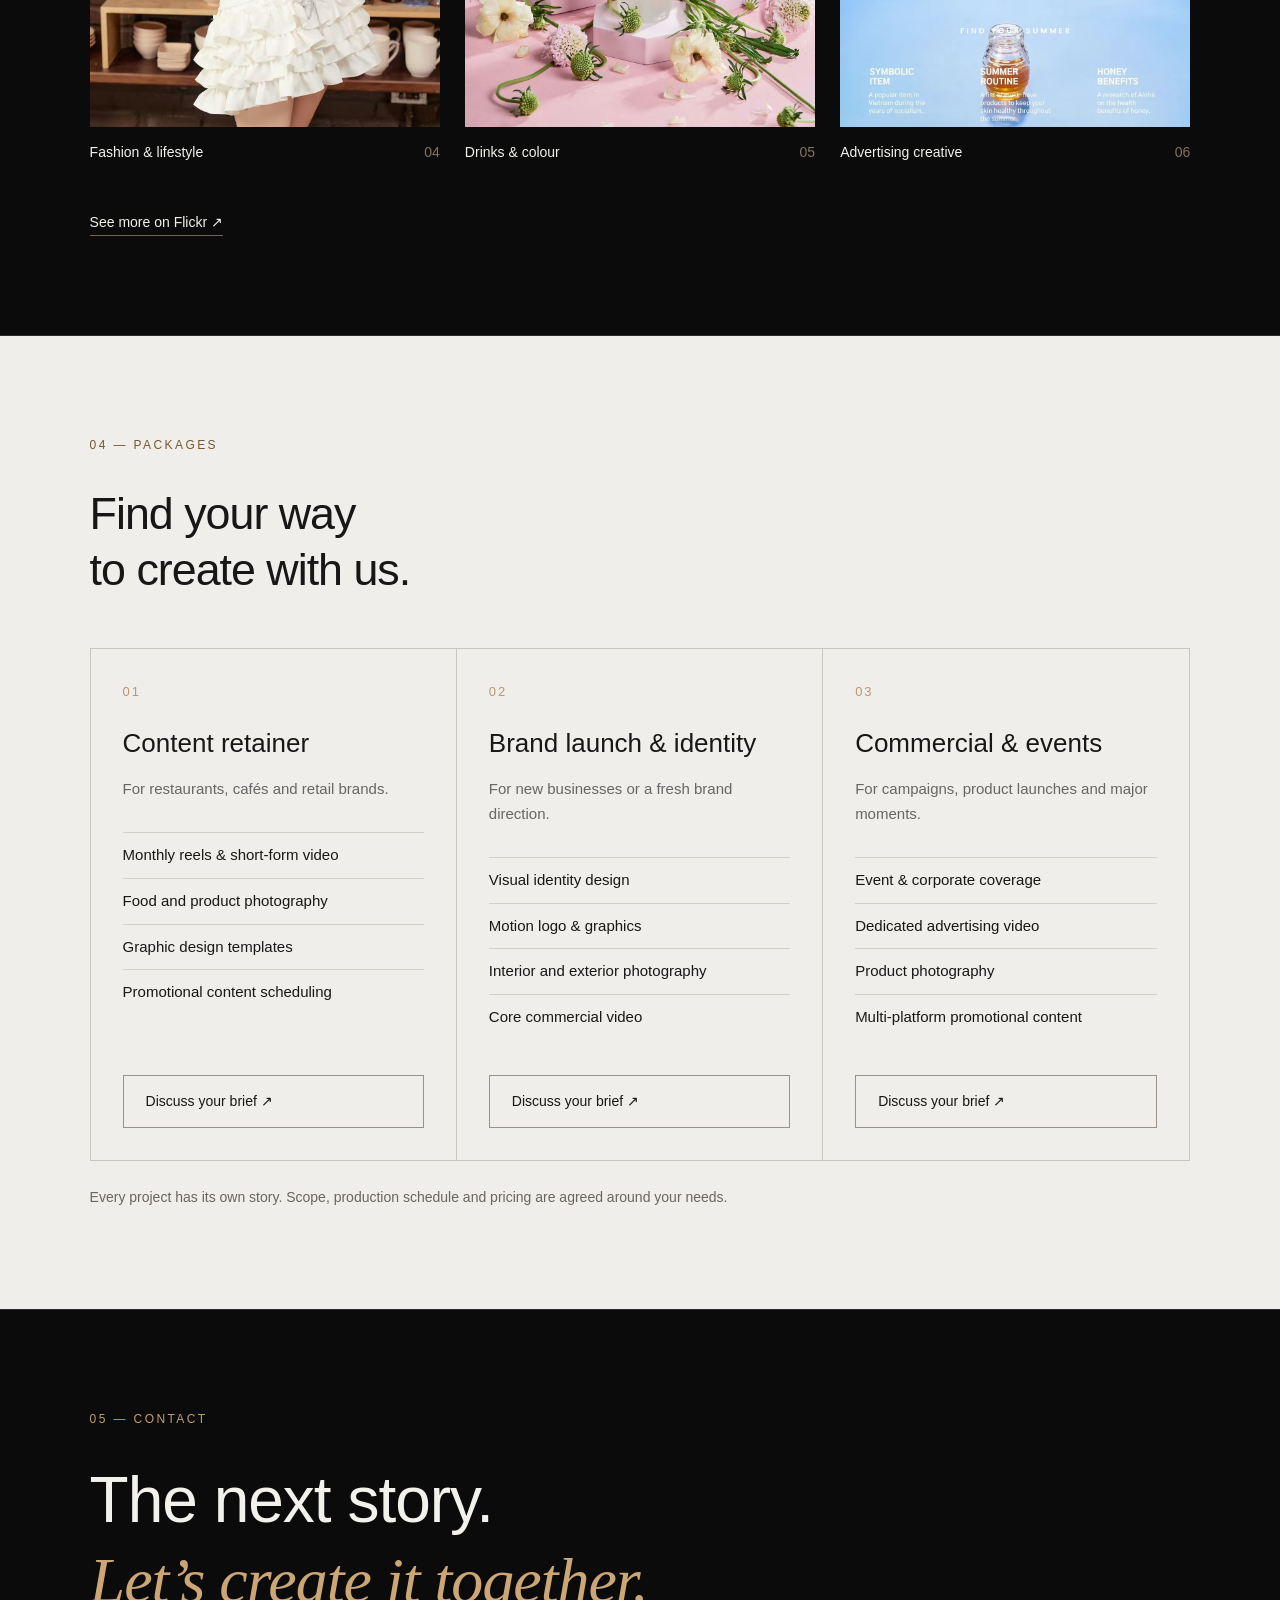
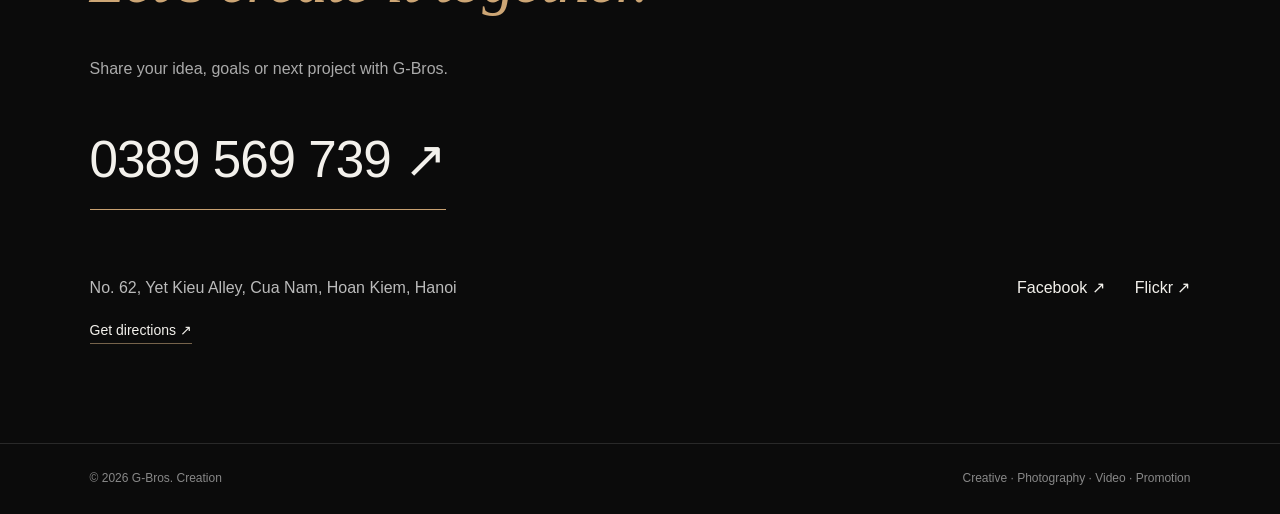
<file: GBros-Creation-Website/en/index.html>
<!doctype html><html lang="en"><head><meta charset="utf-8"><meta name="viewport" content="width=device-width,initial-scale=1"><title>G-Bros. Creation | Creative Production, Photography & Video in Hanoi</title><meta name="description" content="From ideas to images. From brand identity to campaigns. G-Bros. Creation brings your complete creative journey together."><link rel="alternate" hreflang="vi" href="../index.html"><link rel="alternate" hreflang="en" href="../en/index.html"><link rel="alternate" hreflang="x-default" href="../index.html"><link rel="stylesheet" href="../style.css"><link rel="icon" type="image/svg+xml" href="data:image/svg+xml,%3Csvg xmlns='http://www.w3.org/2000/svg' viewBox='0 0 32 32'%3E%3Crect width='32' height='32' fill='%230a0a0a'/%3E%3Ctext x='5' y='24' fill='%23c39b69' font-size='25' font-family='serif'%3EG%3C/text%3E%3C/svg%3E"></head><body><header><a class="brand" href="../en/index.html" aria-label="G-Bros. Creation — Home"><img src="../assets/03-Logo.jpg" alt="G-Bros. Creation"><span>G-BROS.<small>CREATION</small></span></a><nav aria-label="Main navigation"><a href="#about">About</a><a href="#services">Services</a><a href="#work">Selected work</a><a href="#packages">Packages</a><a href="#contact">Contact</a></nav><div class="language"><a href="../index.html" lang="vi" >VI</a><span>/</span><a href="../en/index.html" lang="en" aria-current="page">EN</a></div></header><main><section class="hero"><div class="hero-copy"><p class="eyebrow">CREATIVE STUDIO · HANOI</p><h1>Create an impression.<br>Tell your story <em>visually.</em></h1><p class="intro">From ideas to images. From brand identity to campaigns. G-Bros. Creation brings your complete creative journey together.</p><div class="actions"><a class="button gold" href="#work">Explore our work <span>↗</span></a><a class="text-link" href="#contact">Discuss a project</a></div><p class="hero-bottom">DISCOVER G-BROS. <span>↓</span></p></div><div class="hero-art"><img src="../assets/02-FB_IMG_1789880479407.jpg" alt="Skincare product photography with green light and shadows" fetchpriority="high"><div class="art-caption"><span>G-BROS. CREATION</span><span>01 / 23</span></div></div></section><section id="about" class="about section"><p class="eyebrow">01 — About</p><div class="split"><h2>One idea.<br>Many ways to move people.</h2><p>We bring brand thinking, visual craft and digital promotion together to create consistent stories. From your first visual identity to product photography and campaign content, G-Bros. helps your brand express its own character.</p></div></section><section id="services" class="section services"><div class="section-heading"><p class="eyebrow">02 — Services</p><h2>From shaping your brand<br>to sharing its story.</h2></div><div class="service-list"><article><span class="number">01</span><h3>Brand identity & design</h3><p>Visual identity systems, brand guidelines, graphic design, 2D animation and motion graphics.</p></article><article><span class="number">02</span><h3>Video production</h3><p>Short-form video and reels, commercials, corporate films, promotional videos and event documentation.</p></article><article><span class="number">03</span><h3>Commercial photography</h3><p>Food & beverage, products, interiors & architecture, lifestyle, portraits and events.</p></article><article><span class="number">04</span><h3>Digital promotion</h3><p>Campaign strategy, advertising creatives, multi-platform promotion and goal-focused content distribution.</p></article></div></section><section id="work" class="section work"><div class="work-heading"><div><p class="eyebrow">03 — Selected work</p><h2>Let the images speak.</h2></div><p>A look at food, products and lifestyle through the G-Bros. lens.</p></div><div class="gallery"><figure><a href="../assets/01-FB_IMG_1789880459629.jpg" target="_blank" rel="noopener" aria-label="Food & inspiration"><img src="../assets/01-FB_IMG_1789880459629.jpg" alt="Food & inspiration — G-Bros. Creation" loading="lazy"></a><figcaption><span>Food & inspiration</span><span>01</span></figcaption></figure><figure><a href="../assets/06-FB_IMG_1789880466071.jpg" target="_blank" rel="noopener" aria-label="Products & light"><img src="../assets/06-FB_IMG_1789880466071.jpg" alt="Products & light — G-Bros. Creation" loading="lazy"></a><figcaption><span>Products & light</span><span>02</span></figcaption></figure><figure><a href="../assets/05-FB_IMG_1789880463594.jpg" target="_blank" rel="noopener" aria-label="Portraits & emotion"><img src="../assets/05-FB_IMG_1789880463594.jpg" alt="Portraits & emotion — G-Bros. Creation" loading="lazy"></a><figcaption><span>Portraits & emotion</span><span>03</span></figcaption></figure><figure><a href="../assets/15-FB_IMG_1789880671555.jpg" target="_blank" rel="noopener" aria-label="Fashion & lifestyle"><img src="../assets/15-FB_IMG_1789880671555.jpg" alt="Fashion & lifestyle — G-Bros. Creation" loading="lazy"></a><figcaption><span>Fashion & lifestyle</span><span>04</span></figcaption></figure><figure><a href="../assets/13-FB_IMG_1789880486466-1-.jpg" target="_blank" rel="noopener" aria-label="Drinks & colour"><img src="../assets/13-FB_IMG_1789880486466-1-.jpg" alt="Drinks & colour — G-Bros. Creation" loading="lazy"></a><figcaption><span>Drinks & colour</span><span>05</span></figcaption></figure><figure><a href="../assets/19-FB_IMG_1789880624152-1-.jpg" target="_blank" rel="noopener" aria-label="Advertising creative"><img src="../assets/19-FB_IMG_1789880624152-1-.jpg" alt="Advertising creative — G-Bros. Creation" loading="lazy"></a><figcaption><span>Advertising creative</span><span>06</span></figcaption></figure></div><a class="text-link" href="https://flic.kr/ps/3mjhtU" target="_blank" rel="noopener">See more on Flickr ↗</a></section><section id="packages" class="section packages"><p class="eyebrow">04 — Packages</p><h2>Find your way<br>to create with us.</h2><div class="package-grid"><article><span class="number">01</span><h3>Content retainer</h3><p>For restaurants, cafés and retail brands.</p><ul><li>Monthly reels & short-form video</li><li>Food and product photography</li><li>Graphic design templates</li><li>Promotional content scheduling</li></ul><a class="button" href="#contact">Discuss your brief ↗</a></article><article><span class="number">02</span><h3>Brand launch & identity</h3><p>For new businesses or a fresh brand direction.</p><ul><li>Visual identity design</li><li>Motion logo & graphics</li><li>Interior and exterior photography</li><li>Core commercial video</li></ul><a class="button" href="#contact">Discuss your brief ↗</a></article><article><span class="number">03</span><h3>Commercial & events</h3><p>For campaigns, product launches and major moments.</p><ul><li>Event & corporate coverage</li><li>Dedicated advertising video</li><li>Product photography</li><li>Multi-platform promotional content</li></ul><a class="button" href="#contact">Discuss your brief ↗</a></article></div><p class="note">Every project has its own story. Scope, production schedule and pricing are agreed around your needs.</p></section><section id="contact" class="section contact"><p class="eyebrow">05 — Contact</p><h2>The next story.<br><em>Let’s create it together.</em></h2><p>Share your idea, goals or next project with G-Bros.</p><a class="phone" href="tel:+84389569739" aria-label="Give us a call: 0389 569 739">0389 569 739 ↗</a><div class="contact-bottom"><div><p>No. 62, Yet Kieu Alley, Cua Nam, Hoan Kiem, Hanoi</p><a class="text-link" href="https://www.google.com/maps/search/?api=1&query=62+Ng%C3%B5+Y%E1%BA%BFt+Ki%C3%AAu+H%C3%A0+N%E1%BB%99i" target="_blank" rel="noopener">Get directions ↗</a></div><div class="social"><a href="https://www.facebook.com/gbros.creation/" target="_blank" rel="noopener">Facebook ↗</a><a href="https://flic.kr/ps/3mjhtU" target="_blank" rel="noopener">Flickr ↗</a></div></div></section></main><footer><span>© 2026 G-Bros. Creation</span><span>Creative · Photography · Video · Promotion</span></footer></body></html>
</file>
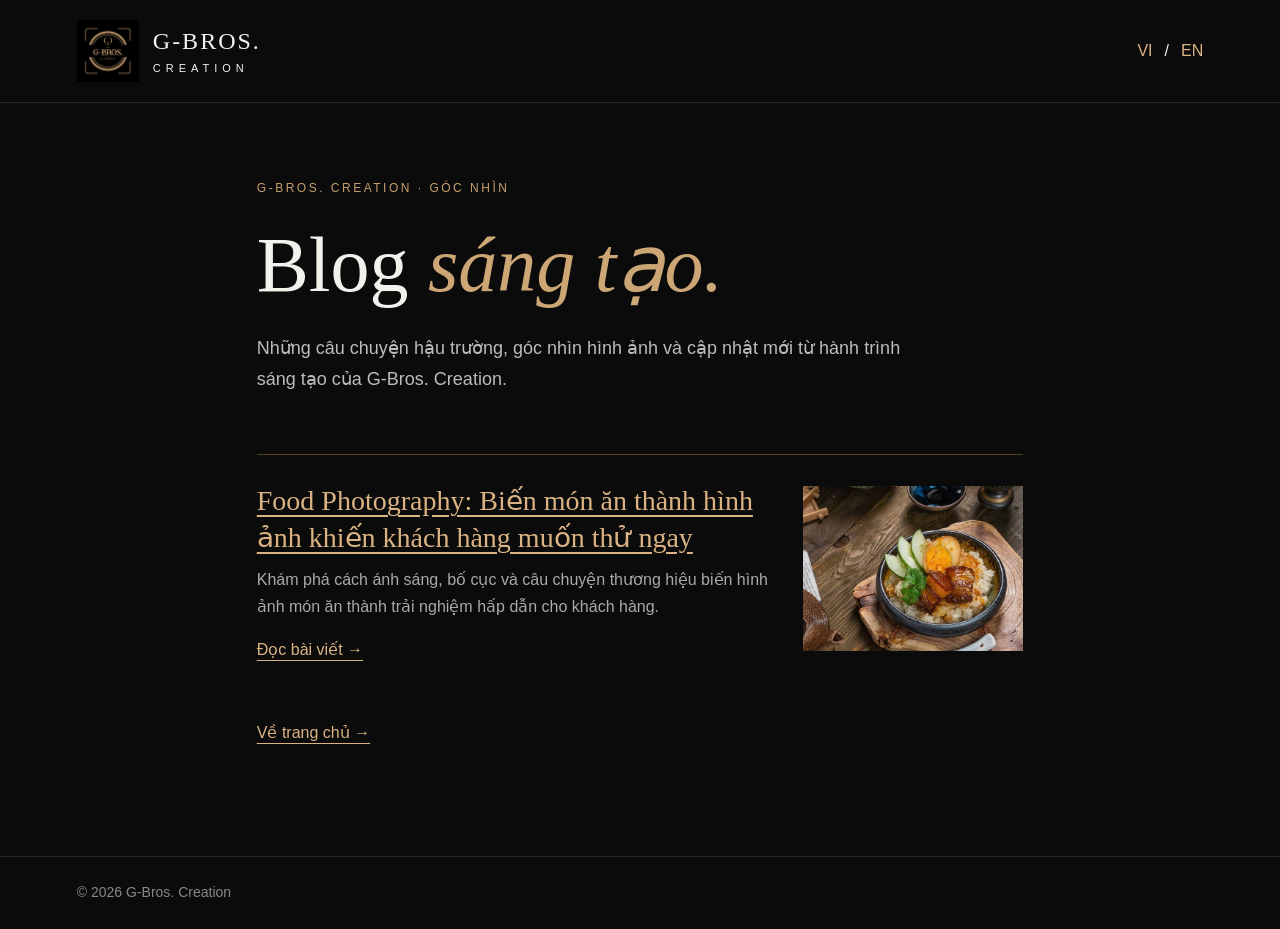
<file: blog.html>
<!doctype html>
<html lang="vi">
<head>
<meta charset="utf-8">
<meta name="viewport" content="width=device-width, initial-scale=1">
<meta name="robots" content="index,follow">
<title>Blog | G-Bros. Creation</title>
<meta name="description" content="Tin tức, câu chuyện hậu trường và góc nhìn sáng tạo từ G-Bros. Creation.">
<style>
*{box-sizing:border-box}body{margin:0;background:#0b0b0b;color:#f3f1ec;font:16px/1.7 Arial,Helvetica,sans-serif}a{color:#dbb383;text-underline-offset:5px}a:hover{color:#f0cfaa}a:focus-visible{outline:2px solid #e1b782;outline-offset:5px}header{padding:20px 6%;display:flex;align-items:center;justify-content:space-between;border-bottom:1px solid #292929}.brand{display:flex;align-items:center;gap:14px;color:#f3f1ec;text-decoration:none}.brand img{width:62px;height:62px;object-fit:contain}.brand-name{font:24px Georgia,serif;letter-spacing:2px}.brand-name small{display:block;font:11px Arial,sans-serif;letter-spacing:5px;margin-top:7px}.language{display:flex;gap:12px}.language a{text-decoration:none;color:#dbb383}.main{max-width:920px;margin:auto;padding:75px 6% 110px}.eyebrow{margin:0 0 24px;color:#c7a071;font-size:12px;letter-spacing:2.5px;text-transform:uppercase}h1{margin:0 0 25px;font:400 clamp(44px,7vw,78px)/1.1 Georgia,serif}h1 em{color:#cda675}.intro{max-width:660px;color:#bcbcbc;font-size:18px;margin:0 0 60px}.post{display:grid;grid-template-columns:minmax(0,1fr) 220px;gap:28px;align-items:center;border-top:1px solid #51412e;padding:28px 0}.post-copy{min-width:0}.post-image{width:220px;aspect-ratio:4/3;object-fit:cover}.post h2{font:400 28px/1.3 Georgia,serif;margin:0 0 10px;color:#f0ebe3}.post p{color:#aaa;margin:0 0 15px}.back{display:inline-block;margin-top:28px}footer{border-top:1px solid #292929;padding:24px 6%;color:#888;font-size:14px}@media(max-width:700px){header{padding:16px 5%}.main{padding:52px 5% 80px}.brand-name{font-size:20px}.brand img{width:52px;height:52px}.post{grid-template-columns:1fr}.post-image{width:100%;max-height:320px}}
</style>
</head>
<body>
<header>
<a class="brand" href="./index.html" aria-label="G-Bros. Creation — Trang chủ"><img src="./assets/03-Logo.jpg" alt="G-Bros. Creation"><span class="brand-name">G-BROS.<small>CREATION</small></span></a>
<div class="language" aria-label="Ngôn ngữ"><a href="#vi" lang="vi">VI</a><span>/</span><a href="#en" lang="en">EN</a></div>
</header>
<main class="main">
<section id="vi" lang="vi" aria-labelledby="vi-title">
<p class="eyebrow">G-BROS. CREATION · GÓC NHÌN</p>
<h1 id="vi-title">Blog <em>sáng tạo.</em></h1>
<p class="intro">Những câu chuyện hậu trường, góc nhìn hình ảnh và cập nhật mới từ hành trình sáng tạo của G-Bros. Creation.</p>
<article class="post"><div class="post-copy"><h2><a href="./gbros-food-photography/blog%201.html">Food Photography: Biến món ăn thành hình ảnh khiến khách hàng muốn thử ngay</a></h2><p>Khám phá cách ánh sáng, bố cục và câu chuyện thương hiệu biến hình ảnh món ăn thành trải nghiệm hấp dẫn cho khách hàng.</p><a href="./gbros-food-photography/blog%201.html">Đọc bài viết →</a></div><a href="./gbros-food-photography/blog%201.html" aria-label="Xem bài viết Food Photography"><img class="post-image" src="./gbros-food-photography/assets/food-photography-hero.jpg" srcset="./gbros-food-photography/assets/food-photography-hero-600.jpg 600w, ./gbros-food-photography/assets/food-photography-hero.jpg 1080w" sizes="(max-width: 700px) 100vw, 220px" alt="Món ăn được chụp bởi G-Bros. Creation"></a></article>
<a class="back" href="./index.html">Về trang chủ →</a>
</section>
<section id="en" lang="en" hidden aria-labelledby="en-title">
<p class="eyebrow">G-BROS. CREATION · CREATIVE NOTES</p>
<h1 id="en-title">Creative <em>journal.</em></h1>
<p class="intro">Behind-the-scenes stories, visual insights and updates from the creative journey at G-Bros. Creation.</p>
<article class="post"><div class="post-copy"><h2><a href="./gbros-food-photography/blog%201.html">Food Photography: Turning Great Food into Irresistible Visuals</a></h2><p>Explore how lighting, composition and brand storytelling turn food photography into an experience customers want to taste.</p><a href="./gbros-food-photography/blog%201.html">Read the article →</a></div><a href="./gbros-food-photography/blog%201.html" aria-label="View the Food Photography article"><img class="post-image" src="./gbros-food-photography/assets/food-photography-hero.jpg" srcset="./gbros-food-photography/assets/food-photography-hero-600.jpg 600w, ./gbros-food-photography/assets/food-photography-hero.jpg 1080w" sizes="(max-width: 700px) 100vw, 220px" alt="Food photography by G-Bros. Creation"></a></article>
<a class="back" href="./en/index.html">Back to home →</a>
</section>
</main>
<footer>© 2026 G-Bros. Creation</footer>
<script>
function setLanguage(lang){lang=lang==='en'?'en':'vi';document.documentElement.lang=lang;document.querySelectorAll('main section').forEach(section=>section.hidden=section.id!==lang);document.title=(lang==='en'?'Blog':'Blog')+' | G-Bros. Creation';}
document.querySelectorAll('.language a').forEach(link=>link.addEventListener('click',()=>setLanguage(link.hash.slice(1))));setLanguage(location.hash.slice(1));
</script>
</body>
</html>
</file>
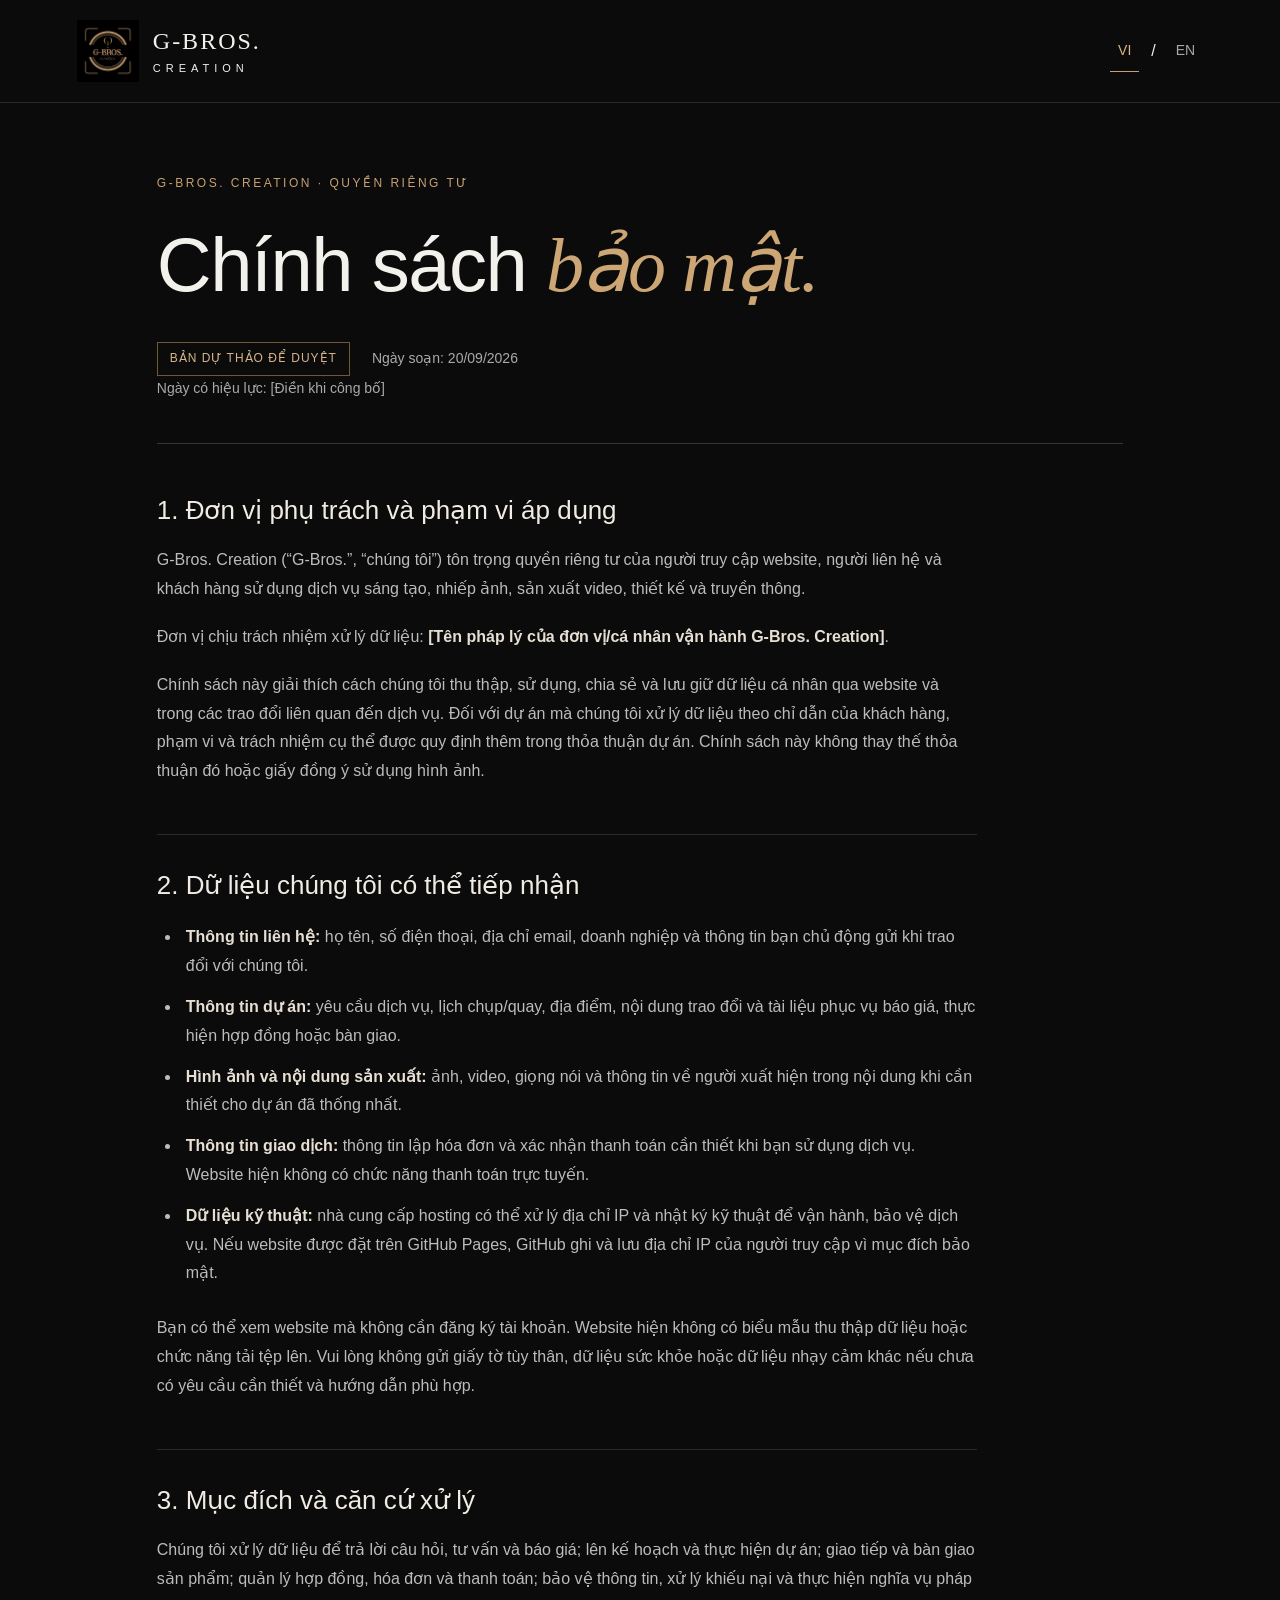
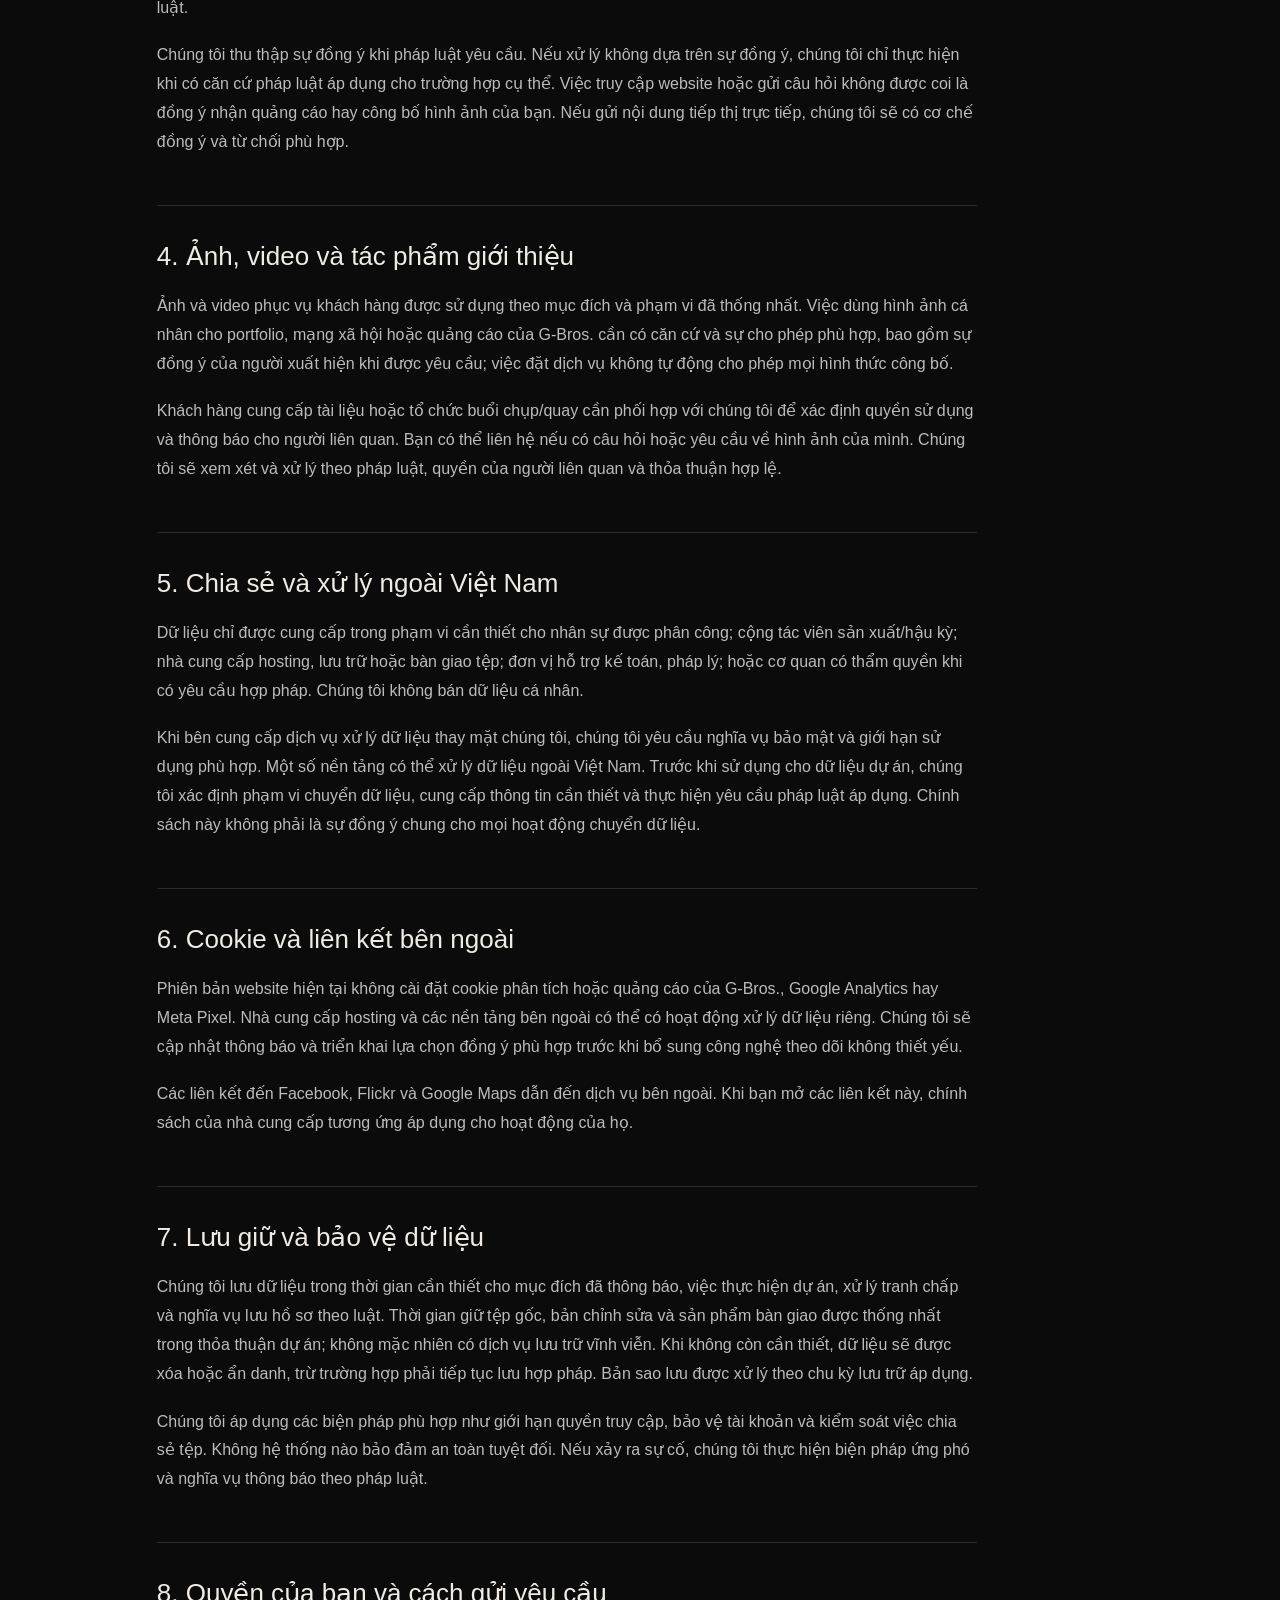
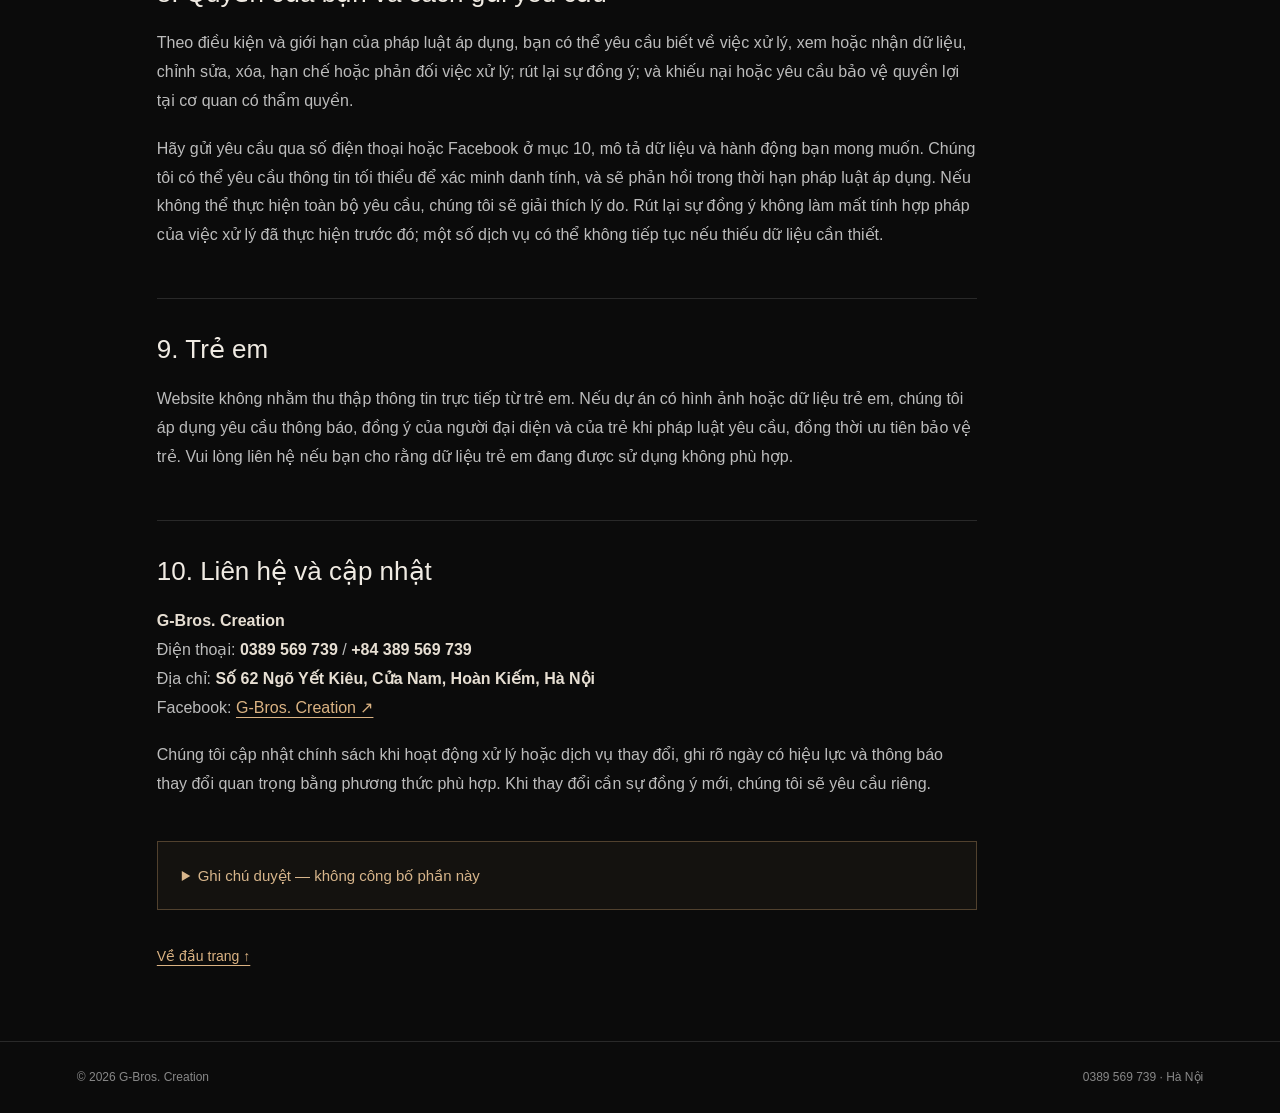
<file: GBros-Privacy-Policy.html>
<!doctype html><html lang="vi"><head><meta charset="utf-8"><meta name="viewport" content="width=device-width, initial-scale=1"><meta name="robots" content="noindex,nofollow"><title>Chính sách bảo mật | G-Bros. Creation</title><meta name="description" content="Bản dự thảo chính sách bảo mật G-Bros. Creation bằng tiếng Việt và tiếng Anh."><link rel="icon" href="data:image/svg+xml,%3Csvg xmlns='http://www.w3.org/2000/svg' viewBox='0 0 32 32'%3E%3Crect width='32' height='32' fill='%230b0b0b'/%3E%3Ctext x='5' y='24' fill='%23c7a071' font-size='25' font-family='serif'%3EG%3C/text%3E%3C/svg%3E"><style>
*{box-sizing:border-box}html{scroll-behavior:smooth}body{margin:0;background:#0b0b0b;color:#f3f1ec;font-family:Arial,Helvetica,sans-serif;font-size:16px;line-height:1.8}header{padding:20px 6%;display:flex;align-items:center;justify-content:space-between;border-bottom:1px solid #292929;gap:24px}.brand{display:flex;align-items:center;gap:14px}.brand img{width:62px;height:62px;object-fit:contain}.brand-name{font:24px Georgia,serif;letter-spacing:2px}.brand-name small{display:block;font:11px Arial,sans-serif;letter-spacing:5px;margin-top:7px}.lang{display:flex;gap:12px;align-items:center}.lang a{font-size:14px;text-decoration:none;color:#a7a7a7;padding:8px}.lang a[aria-current=true]{color:#dbb383;border-bottom:1px solid #c7a071}a{color:#dbb383;text-underline-offset:4px;overflow-wrap:anywhere}a:hover{color:#f0cfaa}a:focus-visible,summary:focus-visible{outline:2px solid #dbb383;outline-offset:5px}main{max-width:1120px;margin:auto;padding:0 6%}.heading{padding:70px 0 42px;border-bottom:1px solid #353535}.eyebrow{font-size:12px;letter-spacing:2.5px;color:#c7a071;margin:0 0 25px}h1{font-size:clamp(40px,6vw,76px);line-height:1.18;letter-spacing:-1.5px;font-weight:400;margin:0 0 32px}em{font-family:Georgia,'Times New Roman',serif;color:#cda675;font-weight:400}.meta{display:flex;align-items:center;gap:22px;flex-wrap:wrap;color:#aaa;font-size:14px}.badge{border:1px solid #715735;padding:5px 12px;color:#d7b58b;font-size:12px;letter-spacing:1px}.effective{font-size:14px;color:#aaa;margin-bottom:0}.body-copy{max-width:820px;padding-bottom:70px}h2{font-size:26px;font-weight:400;line-height:1.4;color:#f0ebe3;margin:48px 0 18px;border-top:1px solid #292929;padding-top:32px}h2:first-child{border:0;padding-top:0}h3{font-weight:400;font-size:20px}p,li{color:#bcbcbc}p{margin:0 0 19px}strong{color:#e7dfd3;font-weight:600}ul{padding-left:24px;margin:20px 0 26px}li{padding-left:5px;margin-bottom:12px}.review{border:1px solid #51412e;background:#14120f;padding:20px 24px;margin:42px 0 32px}.review summary{color:#d7b58b;font-size:15px;cursor:pointer}.review[open] summary{margin-bottom:22px}.review p,.review li{font-size:14px}.top{font-size:14px}footer{border-top:1px solid #292929;padding:25px 6%;display:flex;justify-content:space-between;gap:18px;color:#888;font-size:12px}.policy[hidden]{display:none}@media(max-width:600px){header{padding:14px 5%;gap:10px}.brand img{width:45px;height:45px}.brand-name{font-size:20px}.brand-name small{font-size:10px}.heading{padding:45px 0 30px}h1{font-size:43px}h2{font-size:23px}.meta{gap:12px}footer{flex-direction:column}main{padding:0 6%}.review{padding:18px}.eyebrow{font-size:11px}}@media(prefers-reduced-motion:reduce){html{scroll-behavior:auto}}@media print{body{background:#fff;color:#111}header,.lang,.top,details{display:none}p,li,strong,h2{color:#222}main{max-width:none}h2{break-after:avoid}footer{color:#444}.heading{padding-top:0}}
</style></head><body id="top"><header><div class="brand"><img src="[data-uri]" alt="G-Bros. Creation"><div class="brand-name">G-BROS.<small>CREATION</small></div></div><nav class="lang" aria-label="Language"><a href="#vi" lang="vi" data-language="vi" aria-current="true">VI</a><span>/</span><a href="#en" lang="en" data-language="en">EN</a></nav></header><main><section class="policy" id="vi" lang="vi" aria-label="Chính sách bảo mật"><div class="heading"><p class="eyebrow">G-BROS. CREATION · QUYỀN RIÊNG TƯ</p><h1>Chính sách <em>bảo mật.</em></h1><div class="meta"><span class="badge">BẢN DỰ THẢO ĐỂ DUYỆT</span><span>Ngày soạn: 20/09/2026</span></div><p class="effective">Ngày có hiệu lực: [Điền khi công bố]</p></div><div class="body-copy"><h2>1. Đơn vị phụ trách và phạm vi áp dụng</h2>
<p>G-Bros. Creation (“G-Bros.”, “chúng tôi”) tôn trọng quyền riêng tư của người truy cập website, người liên hệ và khách hàng sử dụng dịch vụ sáng tạo, nhiếp ảnh, sản xuất video, thiết kế và truyền thông.</p>
<p>Đơn vị chịu trách nhiệm xử lý dữ liệu: <strong>[Tên pháp lý của đơn vị/cá nhân vận hành G-Bros. Creation]</strong>.</p>
<p>Chính sách này giải thích cách chúng tôi thu thập, sử dụng, chia sẻ và lưu giữ dữ liệu cá nhân qua website và trong các trao đổi liên quan đến dịch vụ. Đối với dự án mà chúng tôi xử lý dữ liệu theo chỉ dẫn của khách hàng, phạm vi và trách nhiệm cụ thể được quy định thêm trong thỏa thuận dự án. Chính sách này không thay thế thỏa thuận đó hoặc giấy đồng ý sử dụng hình ảnh.</p>
<h2>2. Dữ liệu chúng tôi có thể tiếp nhận</h2>
<ul><li><strong>Thông tin liên hệ:</strong> họ tên, số điện thoại, địa chỉ email, doanh nghiệp và thông tin bạn chủ động gửi khi trao đổi với chúng tôi.</li><li><strong>Thông tin dự án:</strong> yêu cầu dịch vụ, lịch chụp/quay, địa điểm, nội dung trao đổi và tài liệu phục vụ báo giá, thực hiện hợp đồng hoặc bàn giao.</li><li><strong>Hình ảnh và nội dung sản xuất:</strong> ảnh, video, giọng nói và thông tin về người xuất hiện trong nội dung khi cần thiết cho dự án đã thống nhất.</li><li><strong>Thông tin giao dịch:</strong> thông tin lập hóa đơn và xác nhận thanh toán cần thiết khi bạn sử dụng dịch vụ. Website hiện không có chức năng thanh toán trực tuyến.</li><li><strong>Dữ liệu kỹ thuật:</strong> nhà cung cấp hosting có thể xử lý địa chỉ IP và nhật ký kỹ thuật để vận hành, bảo vệ dịch vụ. Nếu website được đặt trên GitHub Pages, GitHub ghi và lưu địa chỉ IP của người truy cập vì mục đích bảo mật.</li></ul>
<p>Bạn có thể xem website mà không cần đăng ký tài khoản. Website hiện không có biểu mẫu thu thập dữ liệu hoặc chức năng tải tệp lên. Vui lòng không gửi giấy tờ tùy thân, dữ liệu sức khỏe hoặc dữ liệu nhạy cảm khác nếu chưa có yêu cầu cần thiết và hướng dẫn phù hợp.</p>
<h2>3. Mục đích và căn cứ xử lý</h2>
<p>Chúng tôi xử lý dữ liệu để trả lời câu hỏi, tư vấn và báo giá; lên kế hoạch và thực hiện dự án; giao tiếp và bàn giao sản phẩm; quản lý hợp đồng, hóa đơn và thanh toán; bảo vệ thông tin, xử lý khiếu nại và thực hiện nghĩa vụ pháp luật.</p>
<p>Chúng tôi thu thập sự đồng ý khi pháp luật yêu cầu. Nếu xử lý không dựa trên sự đồng ý, chúng tôi chỉ thực hiện khi có căn cứ pháp luật áp dụng cho trường hợp cụ thể. Việc truy cập website hoặc gửi câu hỏi không được coi là đồng ý nhận quảng cáo hay công bố hình ảnh của bạn. Nếu gửi nội dung tiếp thị trực tiếp, chúng tôi sẽ có cơ chế đồng ý và từ chối phù hợp.</p>
<h2>4. Ảnh, video và tác phẩm giới thiệu</h2>
<p>Ảnh và video phục vụ khách hàng được sử dụng theo mục đích và phạm vi đã thống nhất. Việc dùng hình ảnh cá nhân cho portfolio, mạng xã hội hoặc quảng cáo của G-Bros. cần có căn cứ và sự cho phép phù hợp, bao gồm sự đồng ý của người xuất hiện khi được yêu cầu; việc đặt dịch vụ không tự động cho phép mọi hình thức công bố.</p>
<p>Khách hàng cung cấp tài liệu hoặc tổ chức buổi chụp/quay cần phối hợp với chúng tôi để xác định quyền sử dụng và thông báo cho người liên quan. Bạn có thể liên hệ nếu có câu hỏi hoặc yêu cầu về hình ảnh của mình. Chúng tôi sẽ xem xét và xử lý theo pháp luật, quyền của người liên quan và thỏa thuận hợp lệ.</p>
<h2>5. Chia sẻ và xử lý ngoài Việt Nam</h2>
<p>Dữ liệu chỉ được cung cấp trong phạm vi cần thiết cho nhân sự được phân công; cộng tác viên sản xuất/hậu kỳ; nhà cung cấp hosting, lưu trữ hoặc bàn giao tệp; đơn vị hỗ trợ kế toán, pháp lý; hoặc cơ quan có thẩm quyền khi có yêu cầu hợp pháp. Chúng tôi không bán dữ liệu cá nhân.</p>
<p>Khi bên cung cấp dịch vụ xử lý dữ liệu thay mặt chúng tôi, chúng tôi yêu cầu nghĩa vụ bảo mật và giới hạn sử dụng phù hợp. Một số nền tảng có thể xử lý dữ liệu ngoài Việt Nam. Trước khi sử dụng cho dữ liệu dự án, chúng tôi xác định phạm vi chuyển dữ liệu, cung cấp thông tin cần thiết và thực hiện yêu cầu pháp luật áp dụng. Chính sách này không phải là sự đồng ý chung cho mọi hoạt động chuyển dữ liệu.</p>
<h2>6. Cookie và liên kết bên ngoài</h2>
<p>Phiên bản website hiện tại không cài đặt cookie phân tích hoặc quảng cáo của G-Bros., Google Analytics hay Meta Pixel. Nhà cung cấp hosting và các nền tảng bên ngoài có thể có hoạt động xử lý dữ liệu riêng. Chúng tôi sẽ cập nhật thông báo và triển khai lựa chọn đồng ý phù hợp trước khi bổ sung công nghệ theo dõi không thiết yếu.</p>
<p>Các liên kết đến Facebook, Flickr và Google Maps dẫn đến dịch vụ bên ngoài. Khi bạn mở các liên kết này, chính sách của nhà cung cấp tương ứng áp dụng cho hoạt động của họ.</p>
<h2>7. Lưu giữ và bảo vệ dữ liệu</h2>
<p>Chúng tôi lưu dữ liệu trong thời gian cần thiết cho mục đích đã thông báo, việc thực hiện dự án, xử lý tranh chấp và nghĩa vụ lưu hồ sơ theo luật. Thời gian giữ tệp gốc, bản chỉnh sửa và sản phẩm bàn giao được thống nhất trong thỏa thuận dự án; không mặc nhiên có dịch vụ lưu trữ vĩnh viễn. Khi không còn cần thiết, dữ liệu sẽ được xóa hoặc ẩn danh, trừ trường hợp phải tiếp tục lưu hợp pháp. Bản sao lưu được xử lý theo chu kỳ lưu trữ áp dụng.</p>
<p>Chúng tôi áp dụng các biện pháp phù hợp như giới hạn quyền truy cập, bảo vệ tài khoản và kiểm soát việc chia sẻ tệp. Không hệ thống nào bảo đảm an toàn tuyệt đối. Nếu xảy ra sự cố, chúng tôi thực hiện biện pháp ứng phó và nghĩa vụ thông báo theo pháp luật.</p>
<h2>8. Quyền của bạn và cách gửi yêu cầu</h2>
<p>Theo điều kiện và giới hạn của pháp luật áp dụng, bạn có thể yêu cầu biết về việc xử lý, xem hoặc nhận dữ liệu, chỉnh sửa, xóa, hạn chế hoặc phản đối việc xử lý; rút lại sự đồng ý; và khiếu nại hoặc yêu cầu bảo vệ quyền lợi tại cơ quan có thẩm quyền.</p>
<p>Hãy gửi yêu cầu qua số điện thoại hoặc Facebook ở mục 10, mô tả dữ liệu và hành động bạn mong muốn. Chúng tôi có thể yêu cầu thông tin tối thiểu để xác minh danh tính, và sẽ phản hồi trong thời hạn pháp luật áp dụng. Nếu không thể thực hiện toàn bộ yêu cầu, chúng tôi sẽ giải thích lý do. Rút lại sự đồng ý không làm mất tính hợp pháp của việc xử lý đã thực hiện trước đó; một số dịch vụ có thể không tiếp tục nếu thiếu dữ liệu cần thiết.</p>
<h2>9. Trẻ em</h2>
<p>Website không nhằm thu thập thông tin trực tiếp từ trẻ em. Nếu dự án có hình ảnh hoặc dữ liệu trẻ em, chúng tôi áp dụng yêu cầu thông báo, đồng ý của người đại diện và của trẻ khi pháp luật yêu cầu, đồng thời ưu tiên bảo vệ trẻ. Vui lòng liên hệ nếu bạn cho rằng dữ liệu trẻ em đang được sử dụng không phù hợp.</p>
<h2>10. Liên hệ và cập nhật</h2>
<p><strong>G-Bros. Creation</strong><br>Điện thoại: <strong>0389 569 739</strong> / <strong>+84 389 569 739</strong><br>Địa chỉ: <strong>Số 62 Ngõ Yết Kiêu, Cửa Nam, Hoàn Kiếm, Hà Nội</strong><br>Facebook: <a href="https://www.facebook.com/gbros.creation/" target="_blank" rel="noopener">G-Bros. Creation ↗</a></p>
<p>Chúng tôi cập nhật chính sách khi hoạt động xử lý hoặc dịch vụ thay đổi, ghi rõ ngày có hiệu lực và thông báo thay đổi quan trọng bằng phương thức phù hợp. Khi thay đổi cần sự đồng ý mới, chúng tôi sẽ yêu cầu riêng.</p><details class="review"><summary>Ghi chú duyệt — không công bố phần này</summary><p>Bản dự thảo được chuẩn bị cho website giới thiệu dịch vụ bằng tiếng Việt và tiếng Anh của G-Bros., theo phiên bản xuất để tải lên GitHub. Phiên bản này không có biểu mẫu, tài khoản khách hàng, thanh toán trực tuyến, mã phân tích truy cập hoặc pixel quảng cáo. Việc website đã thực sự chuyển sang GitHub Pages chưa được xác nhận.</p>
<p>Trước khi công bố, hãy xác nhận tên pháp lý của đơn vị vận hành, tên miền, nhà cung cấp hosting và các dịch vụ lưu trữ/chia sẻ tệp đang dùng; đối chiếu nội dung về thời hạn lưu trữ, đồng ý sử dụng hình ảnh và bảo mật với hoạt động thực tế. Các cam kết dưới đây là nội dung đề xuất để doanh nghiệp áp dụng, không phải kết quả kiểm toán. Cần rà soát pháp lý tại Việt Nam trước khi dùng làm thông báo chính thức.</p></details><a class="top" href="#top">Về đầu trang ↑</a></div></section><section class="policy" id="en" lang="en" aria-label="Privacy policy"><div class="heading"><p class="eyebrow">G-BROS. CREATION · YOUR PRIVACY</p><h1>Privacy <em>policy.</em></h1><div class="meta"><span class="badge">DRAFT FOR REVIEW</span><span>Prepared: 20/09/2026</span></div><p class="effective">Effective date: [Insert on publication]</p></div><div class="body-copy"><h2>1. Responsible operator and scope</h2>
<p>G-Bros. Creation (“G-Bros.”, “we”, “us”) respects the privacy of website visitors, people who contact us and clients of our creative, photography, video production, design and digital promotion services.</p>
<p>The operator responsible for processing personal data is <strong>[Legal name of the entity/individual operating G-Bros. Creation]</strong>.</p>
<p>This policy explains how we collect, use, share and retain personal data through our website and service-related communications. Where we process data on a client’s instructions, the project agreement further defines our scope and responsibilities. This policy does not replace that agreement or an image release.</p>
<h2>2. Information we may receive</h2>
<ul><li><strong>Contact information:</strong> your name, phone number, email address, business and information you voluntarily share with us.</li><li><strong>Project information:</strong> service requirements, production dates, locations, communications and materials needed for quotations, contracts or delivery.</li><li><strong>Images and production content:</strong> photographs, video, voice recordings and information about people appearing in content, where needed for the agreed project.</li><li><strong>Transaction information:</strong> invoicing details and payment confirmations needed when you use our services. The website currently has no online payment facility.</li><li><strong>Technical information:</strong> the hosting provider may process IP addresses and technical logs to operate and secure its service. If the website is hosted on GitHub Pages, GitHub logs and stores visitors’ IP addresses for security purposes.</li></ul>
<p>You can browse without registering an account. The website currently has no data-collection form or file-upload feature. Please do not send identification documents, health information or other sensitive data unless necessary and appropriate instructions have been provided.</p>
<h2>3. Purposes and grounds for processing</h2>
<p>We process information to respond to enquiries, advise and quote; plan and deliver projects; communicate and deliver work; administer contracts, invoices and payments; protect information, handle complaints and meet legal obligations.</p>
<p>We obtain consent where required by law. Processing without consent takes place only where an applicable legal ground permits the specific activity. Visiting our website or making an enquiry is not consent to receive advertising or have your image published. Any direct marketing will include appropriate consent and opt-out arrangements.</p>
<h2>4. Photography, video and portfolio use</h2>
<p>Client photographs and videos are used for the agreed purposes and scope. Using personal images in our portfolio, social media or advertising requires an appropriate basis and permissions, including the depicted person’s consent where required. Booking a service does not automatically authorise all forms of publication.</p>
<p>Clients who provide material or organise shoots should work with us to establish usage rights and inform the people involved. Contact us with questions or requests about your image. We will assess and address them under applicable law, the rights of those involved and valid agreements.</p>
<h2>5. Sharing and processing outside Vietnam</h2>
<p>Information is shared only as needed with assigned personnel; production or post-production collaborators; hosting, storage or file-delivery providers; accounting or legal advisers; or competent authorities following lawful requirements. We do not sell personal data.</p>
<p>Providers processing data for us must have appropriate confidentiality and usage restrictions. Some platforms may process information outside Vietnam. Before using them for project data, we determine the transfer scope, provide necessary information and meet applicable legal requirements. This policy does not constitute blanket consent to all data transfers.</p>
<h2>6. Cookies and external links</h2>
<p>The current website does not install G-Bros. analytics or advertising cookies, Google Analytics or Meta Pixel. Hosting providers and external platforms may conduct their own data processing. Before adding non-essential tracking, we will update the notice and implement appropriate consent choices.</p>
<p>Links to Facebook, Flickr and Google Maps lead to external services. When you follow them, the respective providers’ policies apply to their activities.</p>
<h2>7. Retention and security</h2>
<p>We retain information as necessary for disclosed purposes, project delivery, dispute handling and legal recordkeeping obligations. Retention of raw files, edited versions and deliverables is agreed in the project agreement; indefinite archiving is not automatic. Information is deleted or anonymised when no longer needed unless continued retention is lawful and necessary. Backups follow the applicable retention cycle.</p>
<p>We use appropriate measures such as access restrictions, account protection and controlled file sharing. No system guarantees absolute security. If an incident occurs, we take response measures and fulfil applicable notification obligations.</p>
<h2>8. Your rights and requests</h2>
<p>Subject to applicable legal conditions and limits, you may request information about processing, access or receive your data, seek correction or deletion, restrict or object to processing, withdraw consent, and complain or seek protection of your rights from competent authorities.</p>
<p>Contact us by phone or Facebook using section 10 and describe the information and action requested. We may request the minimum information needed to verify your identity and will respond within applicable legal time limits. If we cannot fulfil a request in full, we will explain why. Withdrawal does not affect the lawfulness of earlier processing; some services may not continue without necessary information.</p>
<h2>9. Children</h2>
<p>The website is not intended to collect information directly from children. Projects involving children’s images or data require appropriate notices and consent from their representative and from the child where required by law, with the child’s protection prioritised. Contact us if you believe children’s information is being used inappropriately.</p>
<h2>10. Contact and updates</h2>
<p><strong>G-Bros. Creation</strong><br>Phone: <strong>0389 569 739</strong> / <strong>+84 389 569 739</strong><br>Address: <strong>No. 62, Yet Kieu Alley, Cua Nam, Hoan Kiem, Hanoi, Vietnam</strong><br>Facebook: <a href="https://www.facebook.com/gbros.creation/" target="_blank" rel="noopener">G-Bros. Creation ↗</a></p>
<p>We update this policy when processing activities or services change, state its effective date and provide appropriate notice of material changes. We will request fresh consent separately where required.</p><details class="review"><summary>Review notes — do not publish this section</summary><p>This draft reflects the Vietnamese-first bilingual website exported for GitHub: no enquiry form, visitor accounts, online checkout, analytics tags or advertising pixels. Actual migration to GitHub Pages has not been verified.</p>
<p>Confirm the legal operator, final domain, hosting and file-sharing providers, retention arrangements, image permissions and security practices before publication. The operational commitments above are proposed wording for adoption, not audited facts. Obtain Vietnam-specific legal review before treating this as a final notice.</p>
<h3>Reference notes / Nguồn tham khảo</h3>
<ul><li>Vietnam’s Personal Data Protection Law No. 91/2025/QH15 took effect on 1 January 2026: <a href="https://chinhphu.vn/?classid=1&amp;docid=214590&amp;pageid=27160&amp;typegroupid=3" target="_blank" rel="noopener">Official government record and law ↗</a>. Applicable implementing rules and the operator’s actual practices must also be checked for final publication.</li><li>The conditional GitHub Pages hosting disclosure follows GitHub’s statement that visitor IP addresses are logged and stored for security: <a href="https://docs.github.com/en/pages/getting-started-with-github-pages/what-is-github-pages#data-collection" target="_blank" rel="noopener">GitHub Pages — Data collection ↗</a>.</li></ul></details><a class="top" href="#top">Back to top ↑</a></div></section></main><footer><span>© 2026 G-Bros. Creation</span><span>0389 569 739 · Hà Nội</span></footer><script>
function setLanguage(lang){lang=lang==='en'?'en':'vi';document.documentElement.lang=lang;document.querySelectorAll('.policy').forEach(s=>s.hidden=s.id!==lang);document.querySelectorAll('[data-language]').forEach(a=>a.setAttribute('aria-current',String(a.dataset.language===lang)));document.title=(lang==='vi'?'Chính sách bảo mật':'Privacy Policy')+' | G-Bros. Creation';}
document.querySelectorAll('[data-language]').forEach(a=>a.addEventListener('click',()=>{setLanguage(a.dataset.language);window.scrollTo(0,0)}));window.addEventListener('hashchange',()=>{if(location.hash==='#vi'||location.hash==='#en')setLanguage(location.hash.slice(1))});setLanguage(location.hash.slice(1));
</script></body></html>
</file>
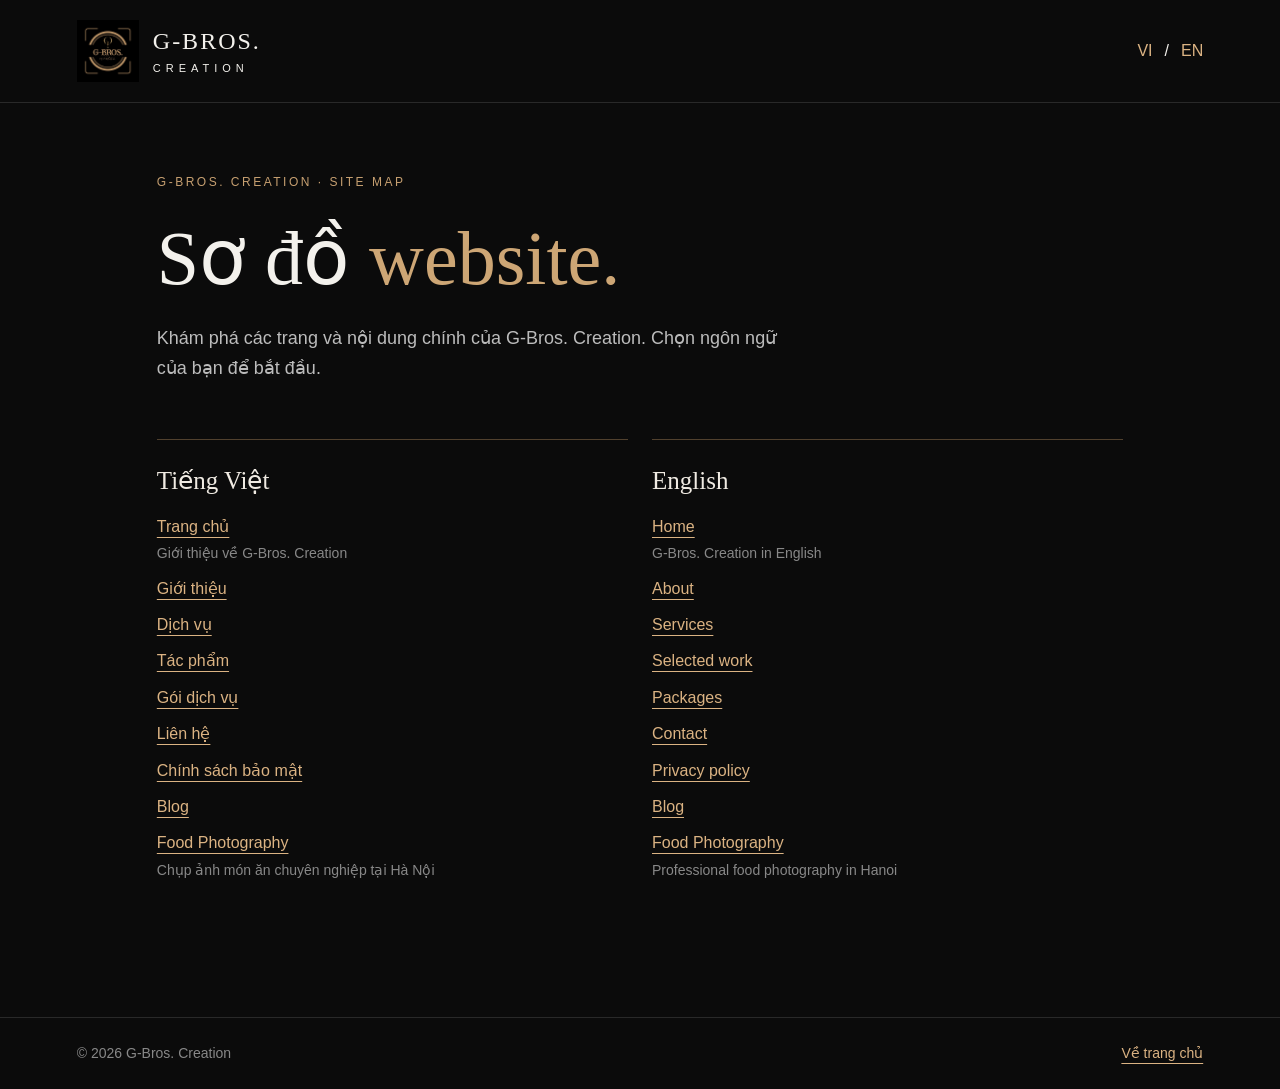
<file: sitemap.html>
<!doctype html>
<html lang="vi">
<head>
<meta charset="utf-8">
<meta name="viewport" content="width=device-width, initial-scale=1">
<meta name="robots" content="index,follow">
<title>Sơ đồ website | G-Bros. Creation</title>
<meta name="description" content="Sơ đồ website G-Bros. Creation bằng tiếng Việt và tiếng Anh.">
<style>
*{box-sizing:border-box}html{scroll-behavior:smooth}body{margin:0;background:#0b0b0b;color:#f3f1ec;font-family:Arial,Helvetica,sans-serif;line-height:1.65}a{color:#dbb383;text-underline-offset:5px}a:hover{color:#f0cfaa}a:focus-visible{outline:2px solid #e1b782;outline-offset:5px}header{padding:20px 6%;display:flex;align-items:center;justify-content:space-between;gap:24px;border-bottom:1px solid #292929}.brand{display:flex;align-items:center;gap:14px;color:#f3f1ec;text-decoration:none}.brand img{width:62px;height:62px;object-fit:contain}.brand-name{font:24px Georgia,serif;letter-spacing:2px}.brand-name small{display:block;font:11px Arial,sans-serif;letter-spacing:5px;margin-top:7px}.language{display:flex;gap:12px}.language a{text-decoration:none;color:#dbb383}.main{max-width:1120px;margin:auto;padding:70px 6% 100px}.eyebrow{margin:0 0 22px;color:#c7a071;font-size:12px;letter-spacing:2.5px;text-transform:uppercase}h1{margin:0 0 22px;font:400 clamp(42px,7vw,76px)/1.15 Georgia,serif}h1 span{color:#cda675} .intro{max-width:650px;color:#bcbcbc;font-size:18px;margin:0 0 55px}.sitemap-grid{display:grid;grid-template-columns:repeat(2,minmax(0,1fr));gap:24px}.site-section{border-top:1px solid #51412e;padding:25px 0}.site-section h2{font:400 25px/1.3 Georgia,serif;margin:0 0 17px;color:#f0ebe3}.site-section ul{list-style:none;padding:0;margin:0}.site-section li{margin:10px 0}.site-section li a{display:inline-block}.site-section li span{display:block;color:#888;font-size:14px;margin-top:2px}footer{border-top:1px solid #292929;padding:24px 6%;display:flex;justify-content:space-between;gap:20px;color:#888;font-size:14px}@media(max-width:700px){header{padding:16px 5%}.main{padding:52px 5% 75px}.sitemap-grid{grid-template-columns:1fr}.brand-name{font-size:20px}.brand img{width:52px;height:52px}footer{flex-direction:column}}
</style>
</head>
<body>
<header>
<a class="brand" href="./index.html" aria-label="G-Bros. Creation — Trang chủ"><img src="./assets/03-Logo.jpg" alt="G-Bros. Creation"><span class="brand-name">G-BROS.<small>CREATION</small></span></a>
<div class="language" aria-label="Ngôn ngữ"><a href="./sitemap.html" lang="vi" aria-current="page">VI</a><span>/</span><a href="./sitemap.html#en" lang="en">EN</a></div>
</header>
<main class="main">
<p class="eyebrow">G-BROS. CREATION · SITE MAP</p>
<h1>Sơ đồ <span>website.</span></h1>
<p class="intro">Khám phá các trang và nội dung chính của G-Bros. Creation. Chọn ngôn ngữ của bạn để bắt đầu.</p>
<div class="sitemap-grid">
<section class="site-section" aria-labelledby="vi-title">
<h2 id="vi-title">Tiếng Việt</h2>
<ul>
<li><a href="./index.html">Trang chủ</a><span>Giới thiệu về G-Bros. Creation</span></li>
<li><a href="./index.html#about">Giới thiệu</a></li>
<li><a href="./index.html#services">Dịch vụ</a></li>
<li><a href="./index.html#work">Tác phẩm</a></li>
<li><a href="./index.html#packages">Gói dịch vụ</a></li>
<li><a href="./index.html#contact">Liên hệ</a></li>
<li><a href="./GBros-Privacy-Policy.html#vi">Chính sách bảo mật</a></li>
<li><a href="./blog.html#vi">Blog</a></li>
<li><a href="./gbros-food-photography/blog%201.html#bai-viet">Food Photography</a><span>Chụp ảnh món ăn chuyên nghiệp tại Hà Nội</span></li>
</ul>
</section>
<section class="site-section" id="en" aria-labelledby="en-title">
<h2 id="en-title">English</h2>
<ul>
<li><a href="./en/index.html">Home</a><span>G-Bros. Creation in English</span></li>
<li><a href="./en/index.html#about">About</a></li>
<li><a href="./en/index.html#services">Services</a></li>
<li><a href="./en/index.html#work">Selected work</a></li>
<li><a href="./en/index.html#packages">Packages</a></li>
<li><a href="./en/index.html#contact">Contact</a></li>
<li><a href="./GBros-Privacy-Policy.html#en">Privacy policy</a></li>
<li><a href="./blog.html#en">Blog</a></li>
<li><a href="./gbros-food-photography/blog%201.html#english">Food Photography</a><span>Professional food photography in Hanoi</span></li>
</ul>
</section>
</div>
</main>
<footer><span>© 2026 G-Bros. Creation</span><a href="./index.html">Về trang chủ</a></footer>
</body>
</html>
</file>
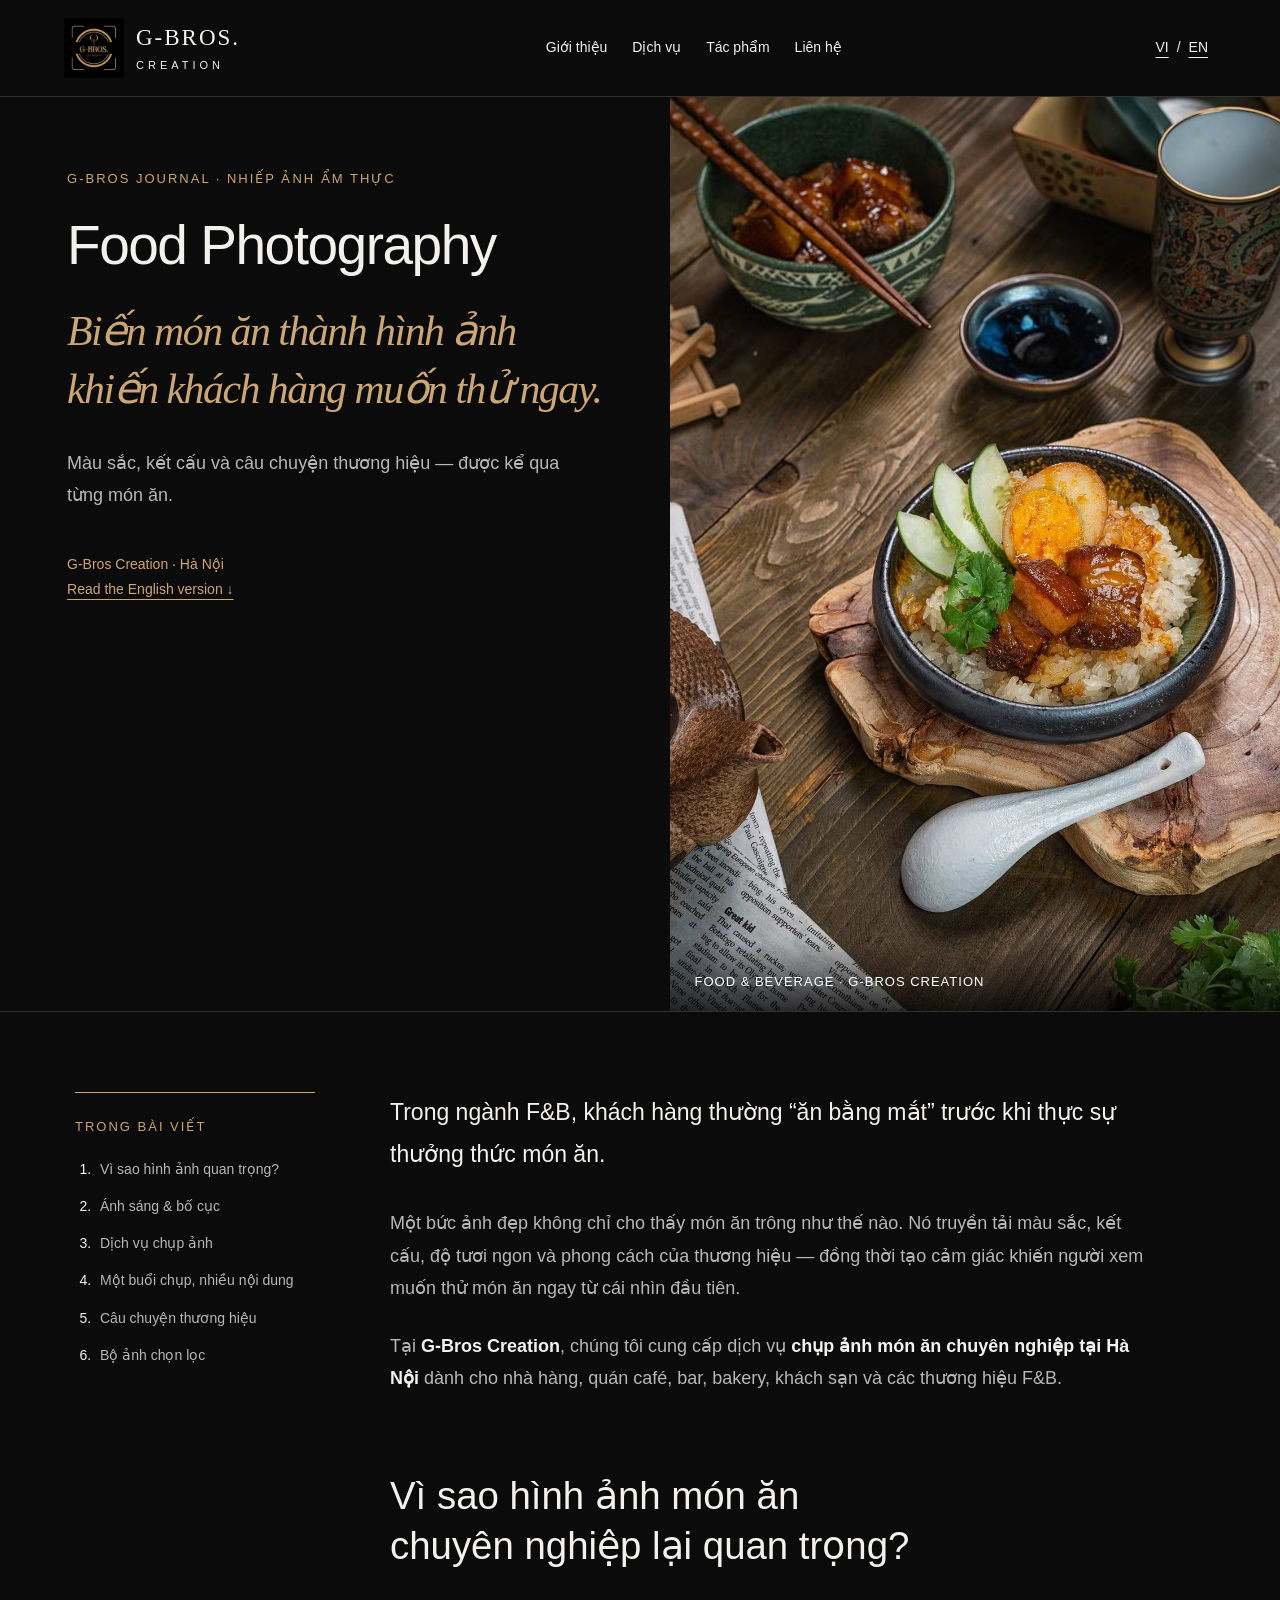
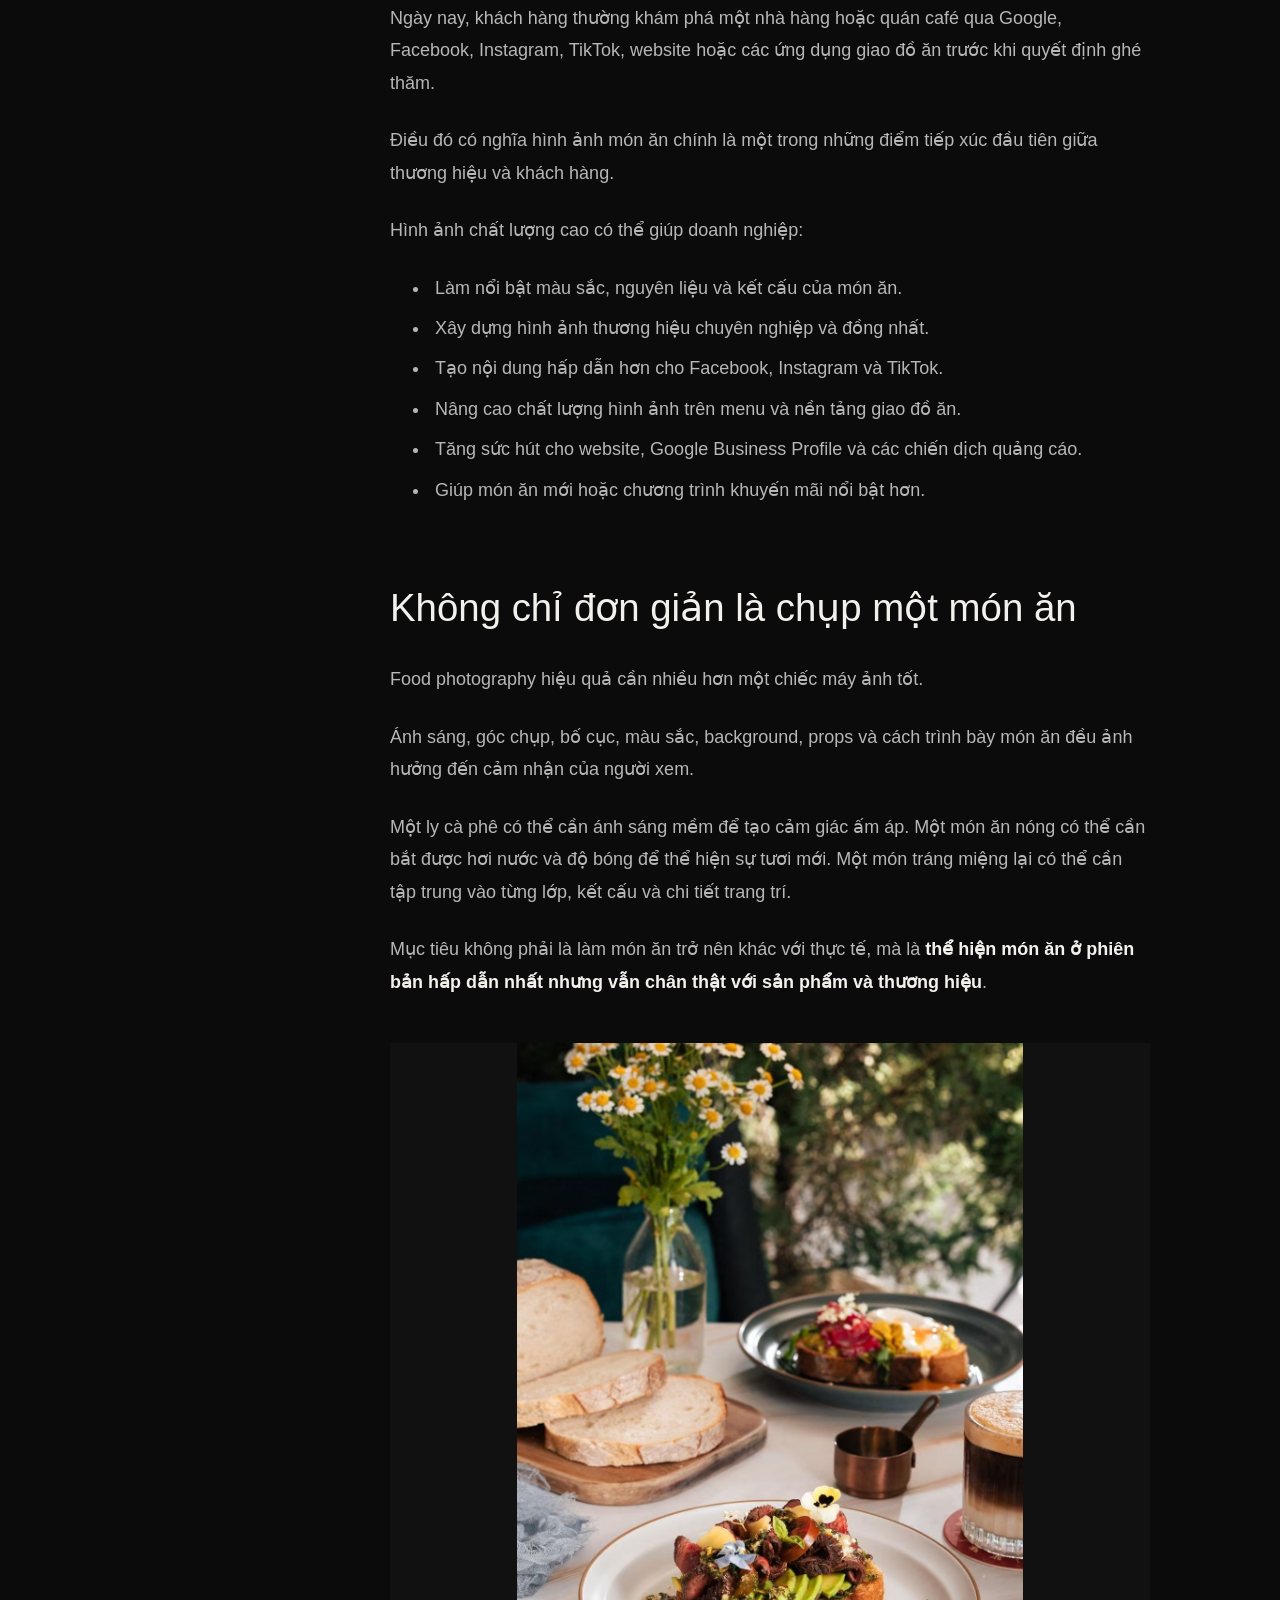
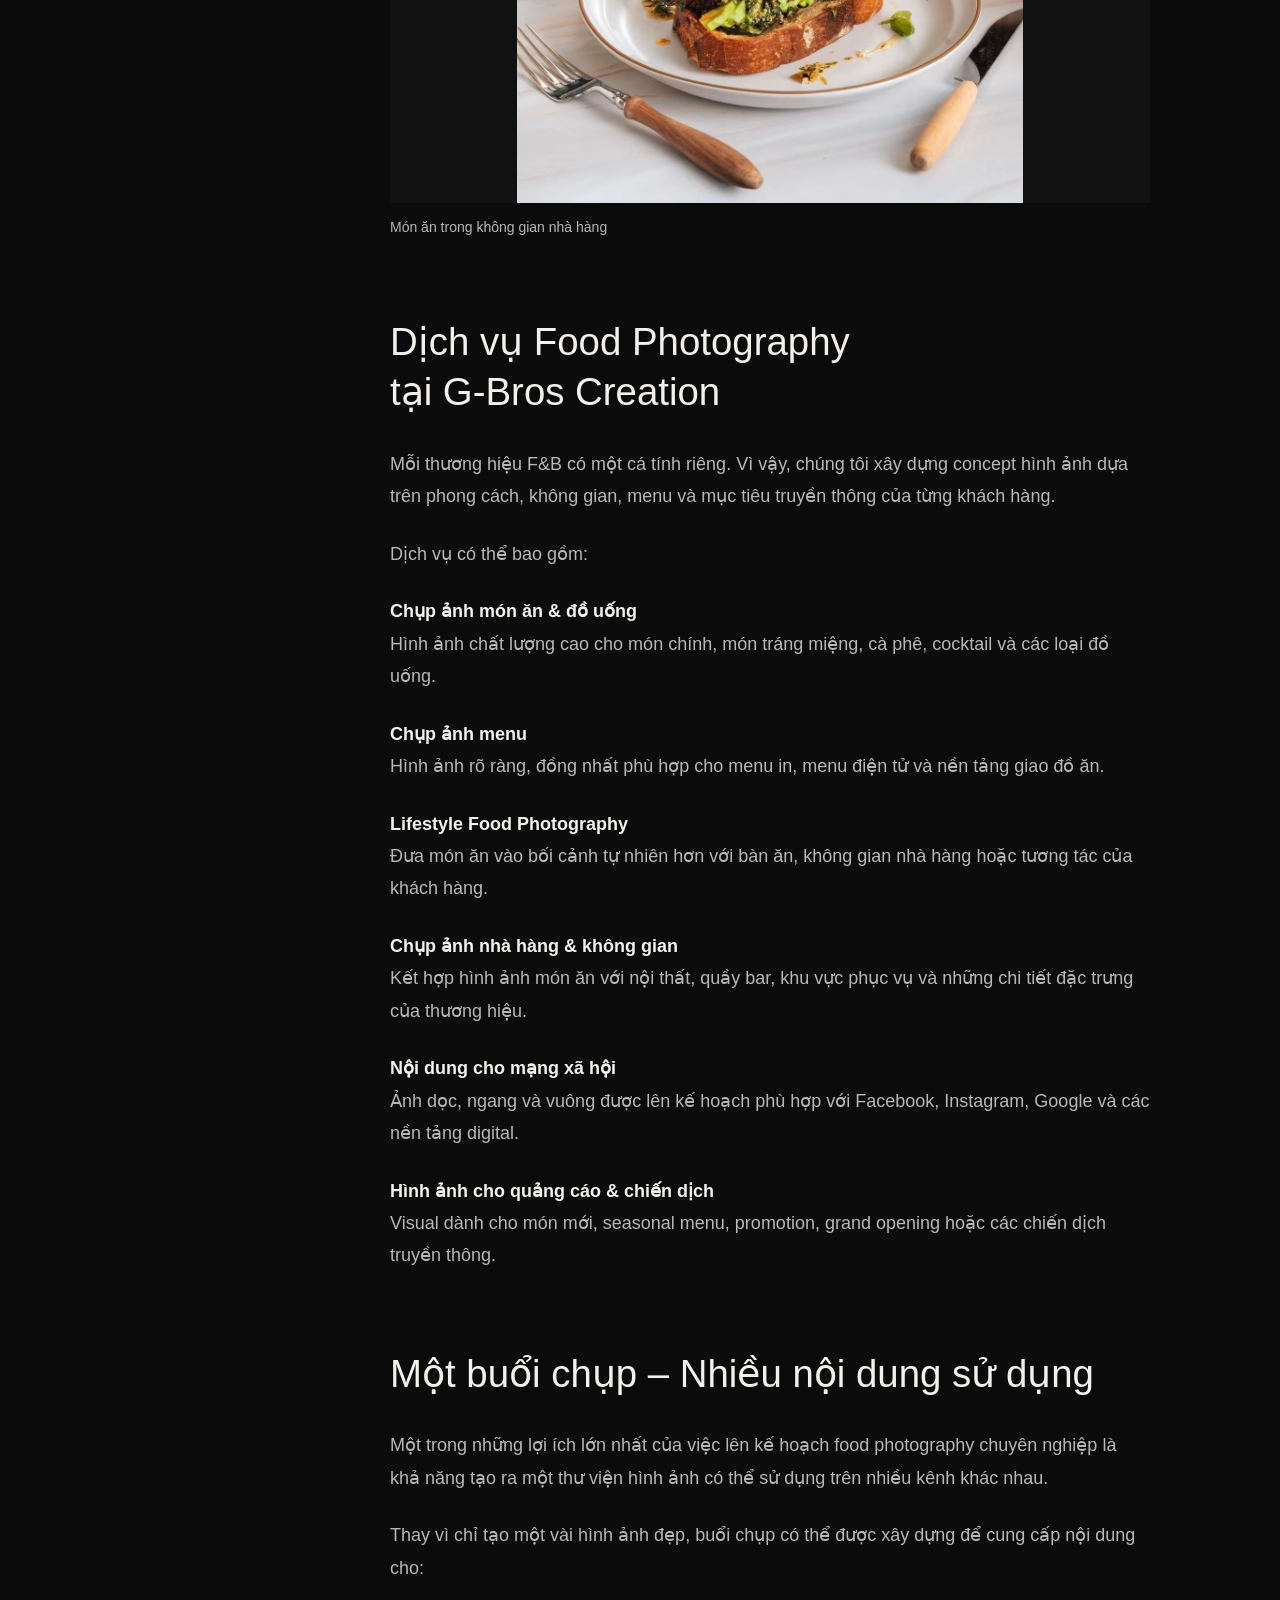
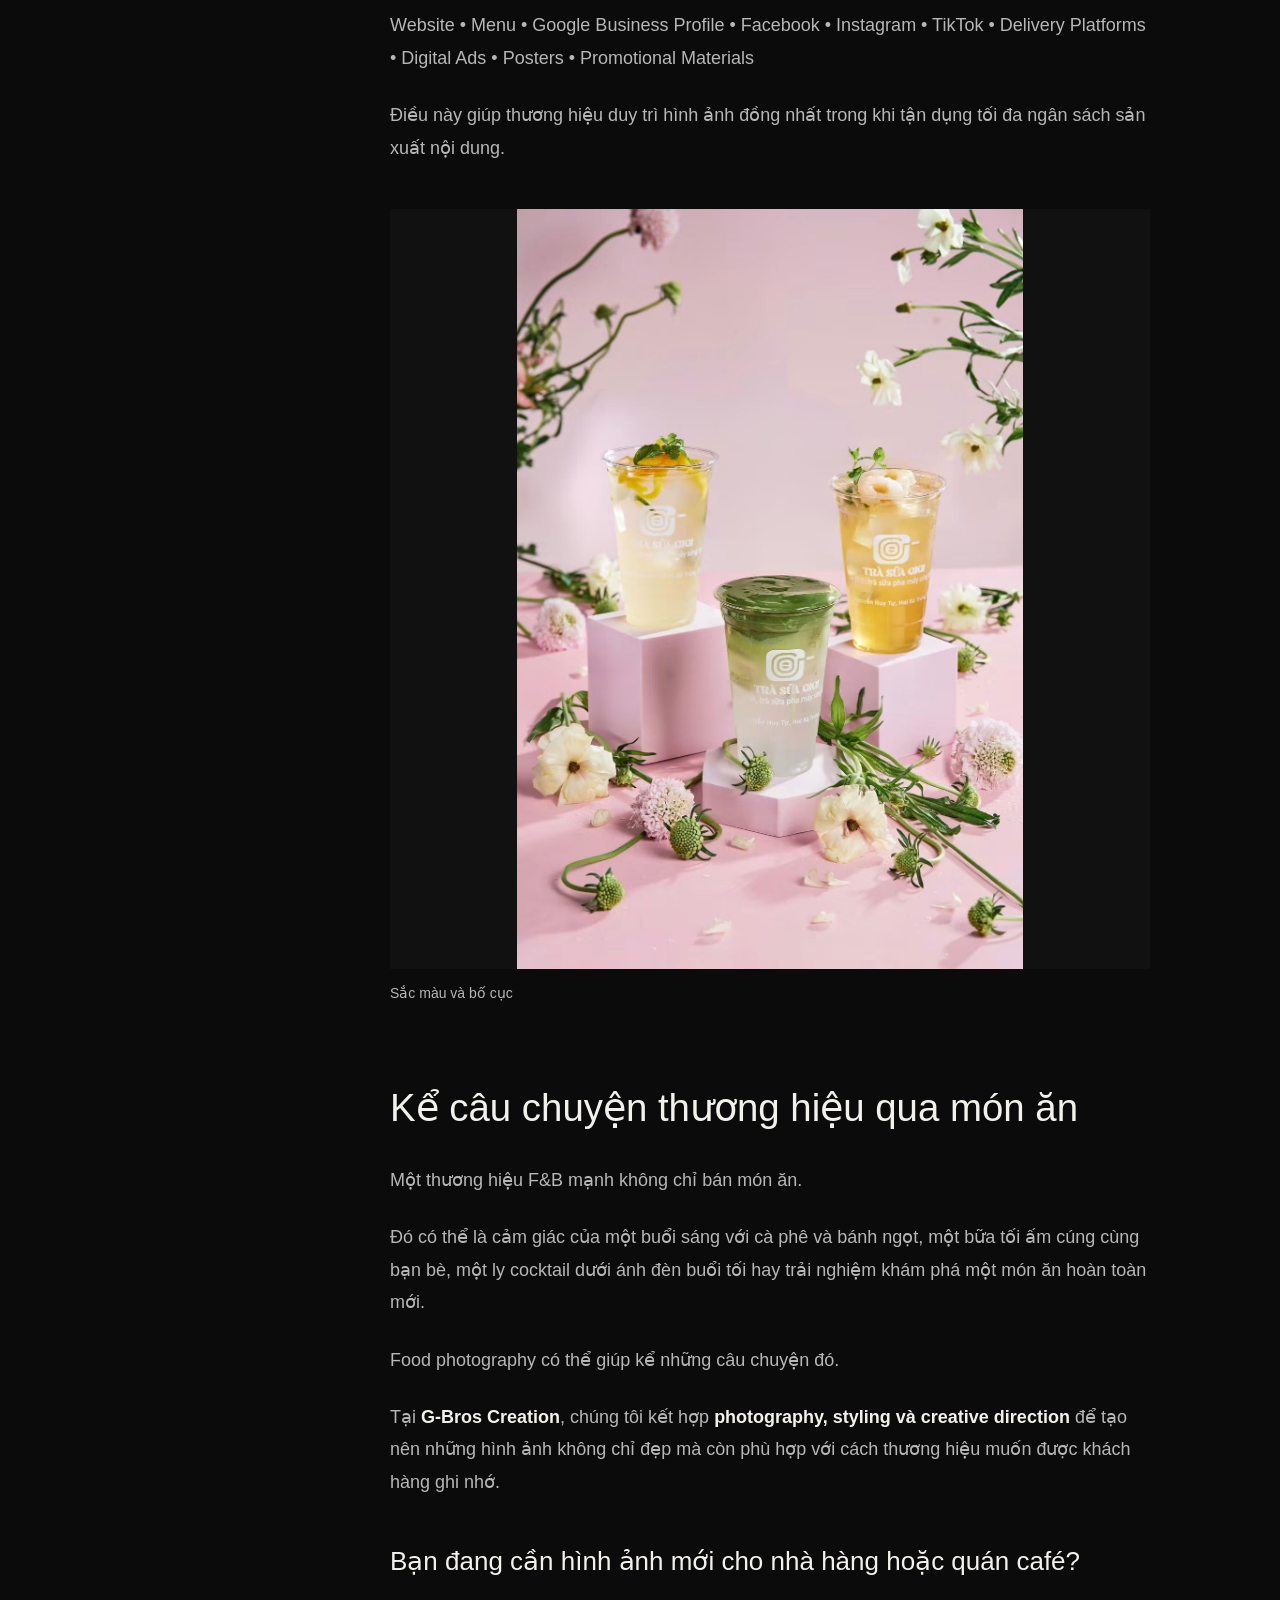
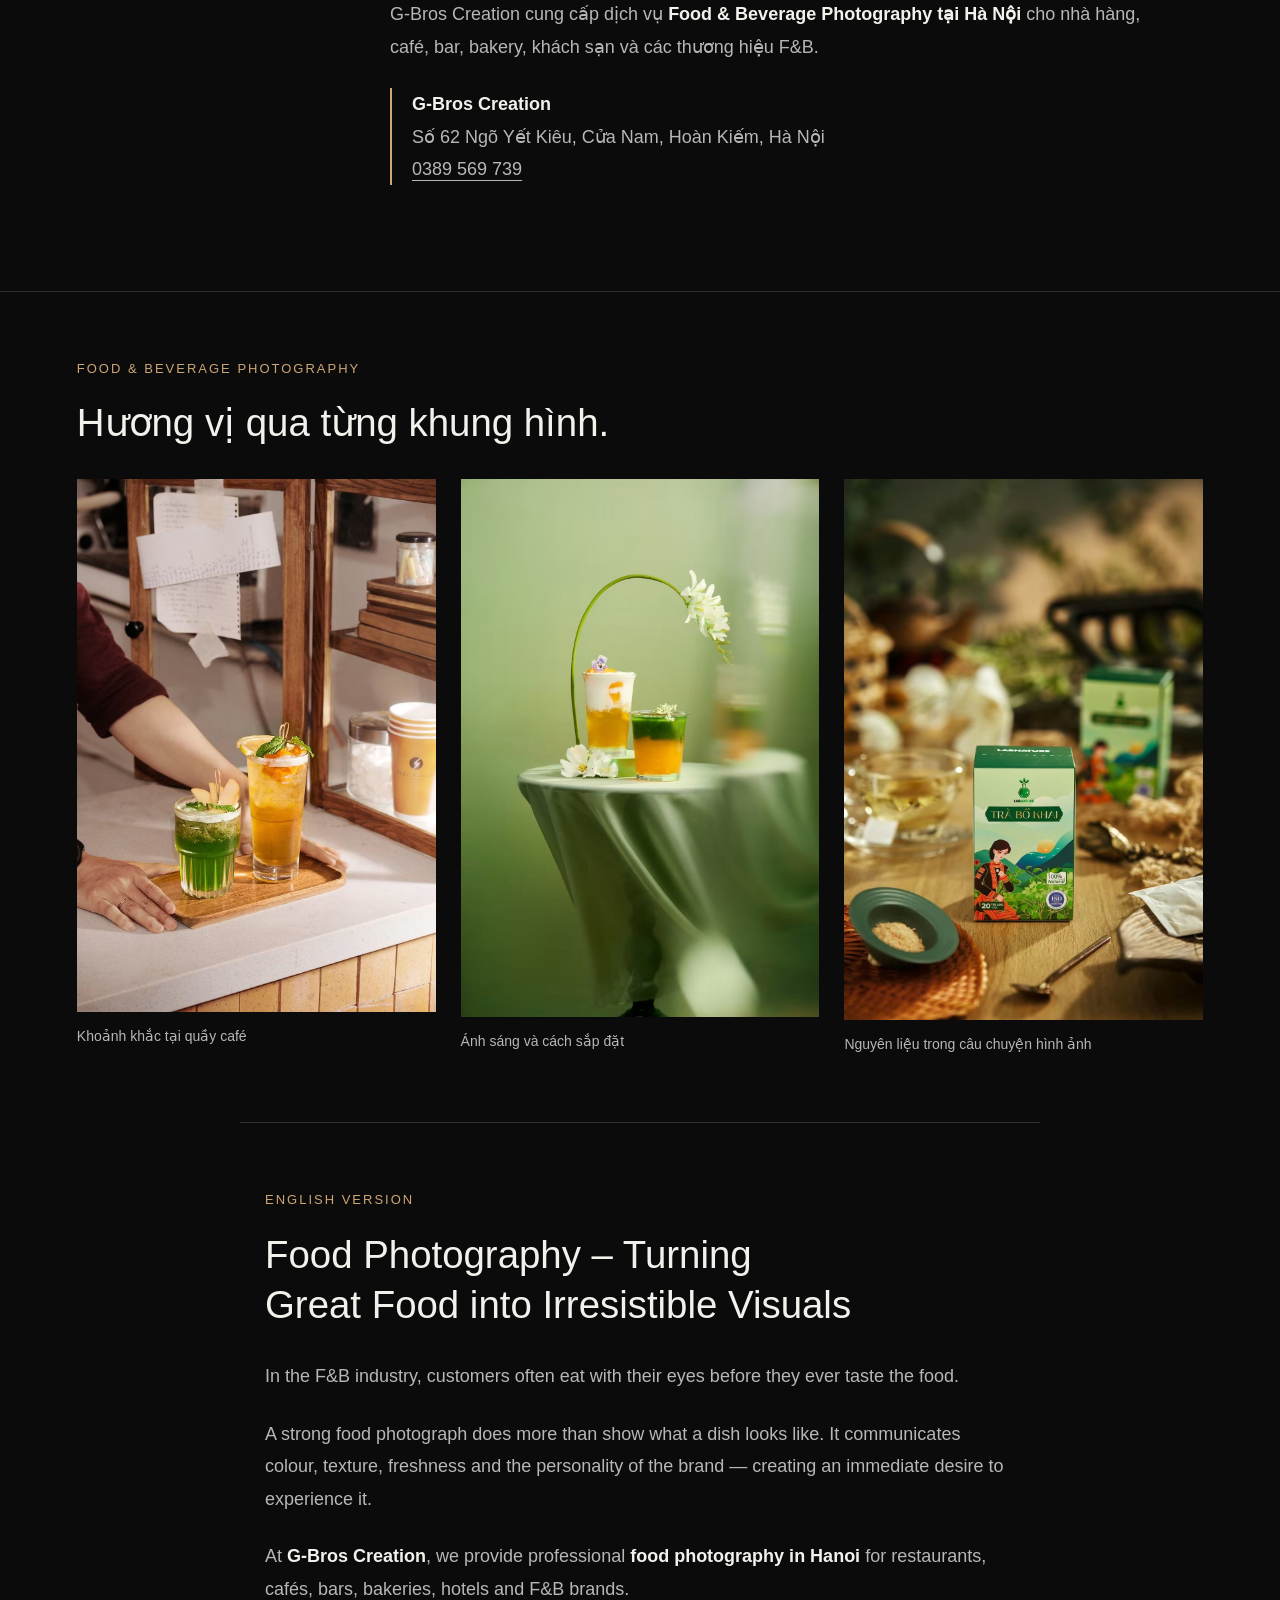
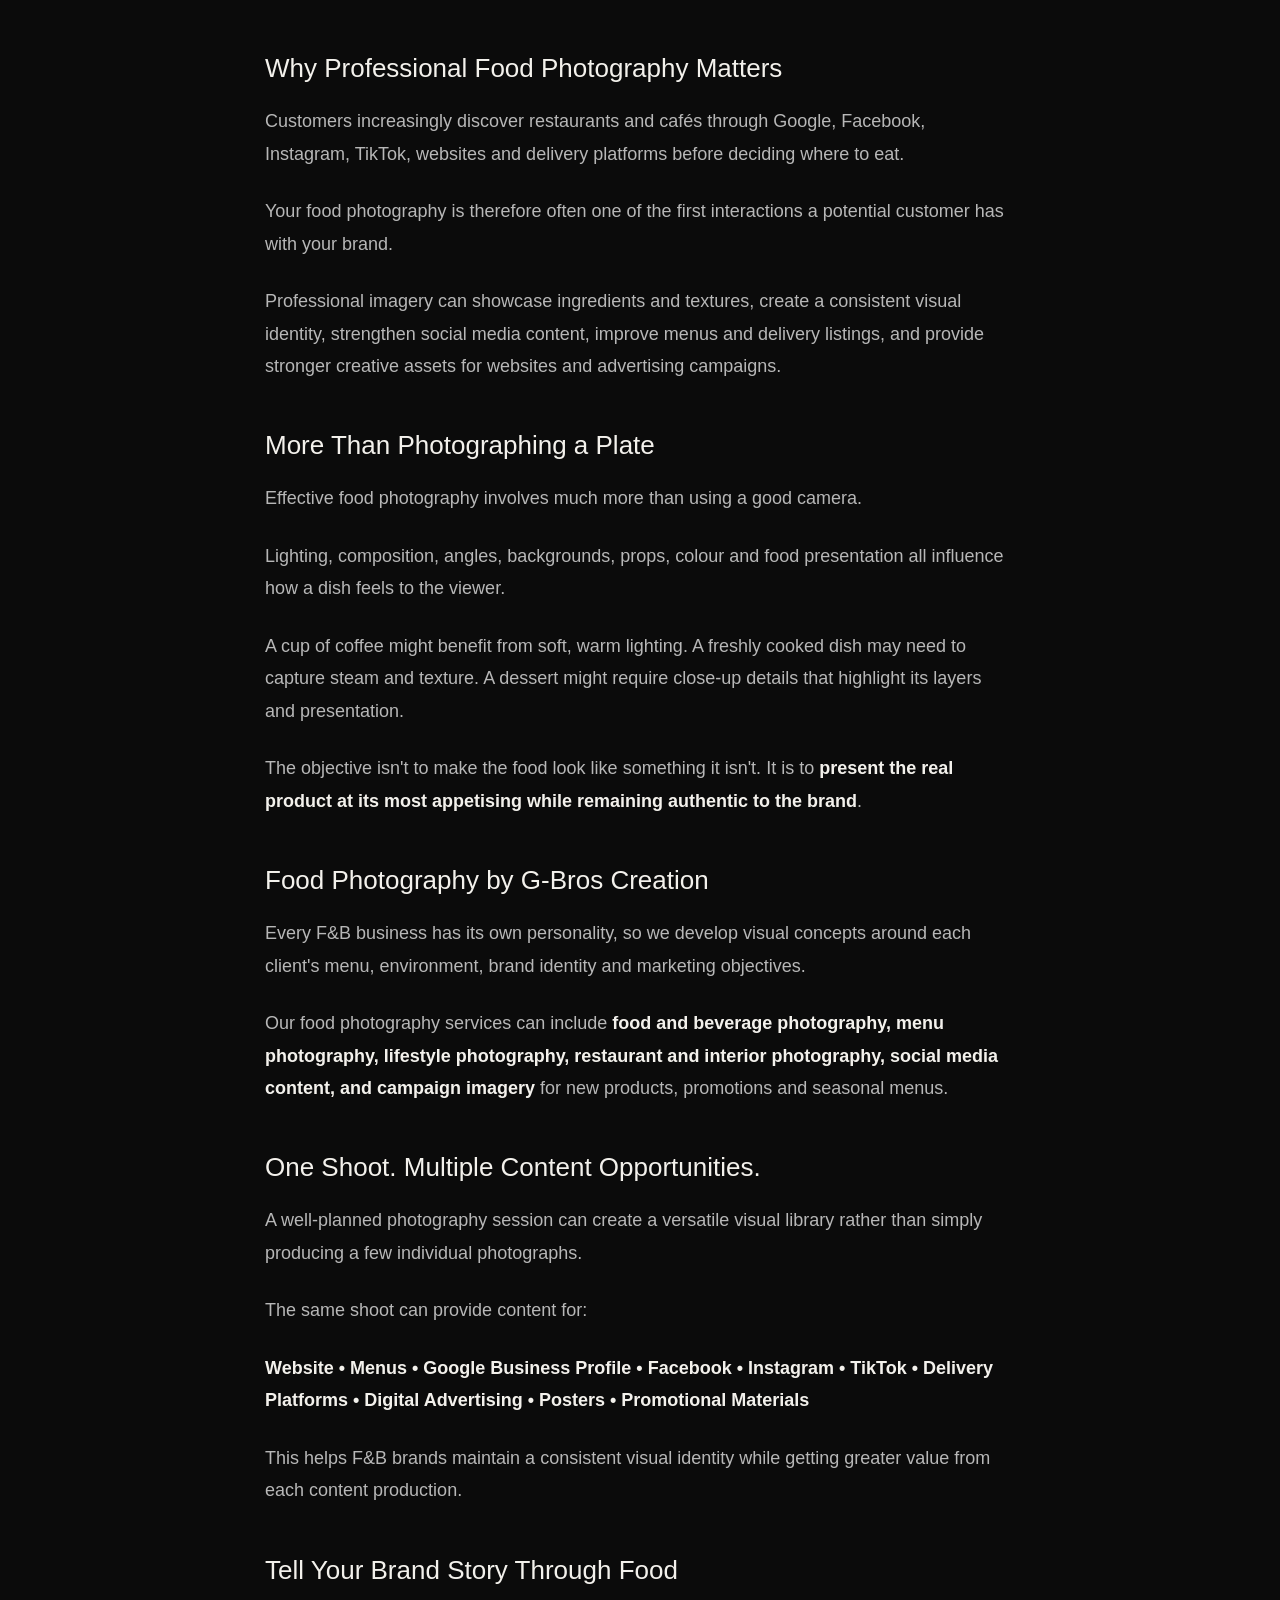
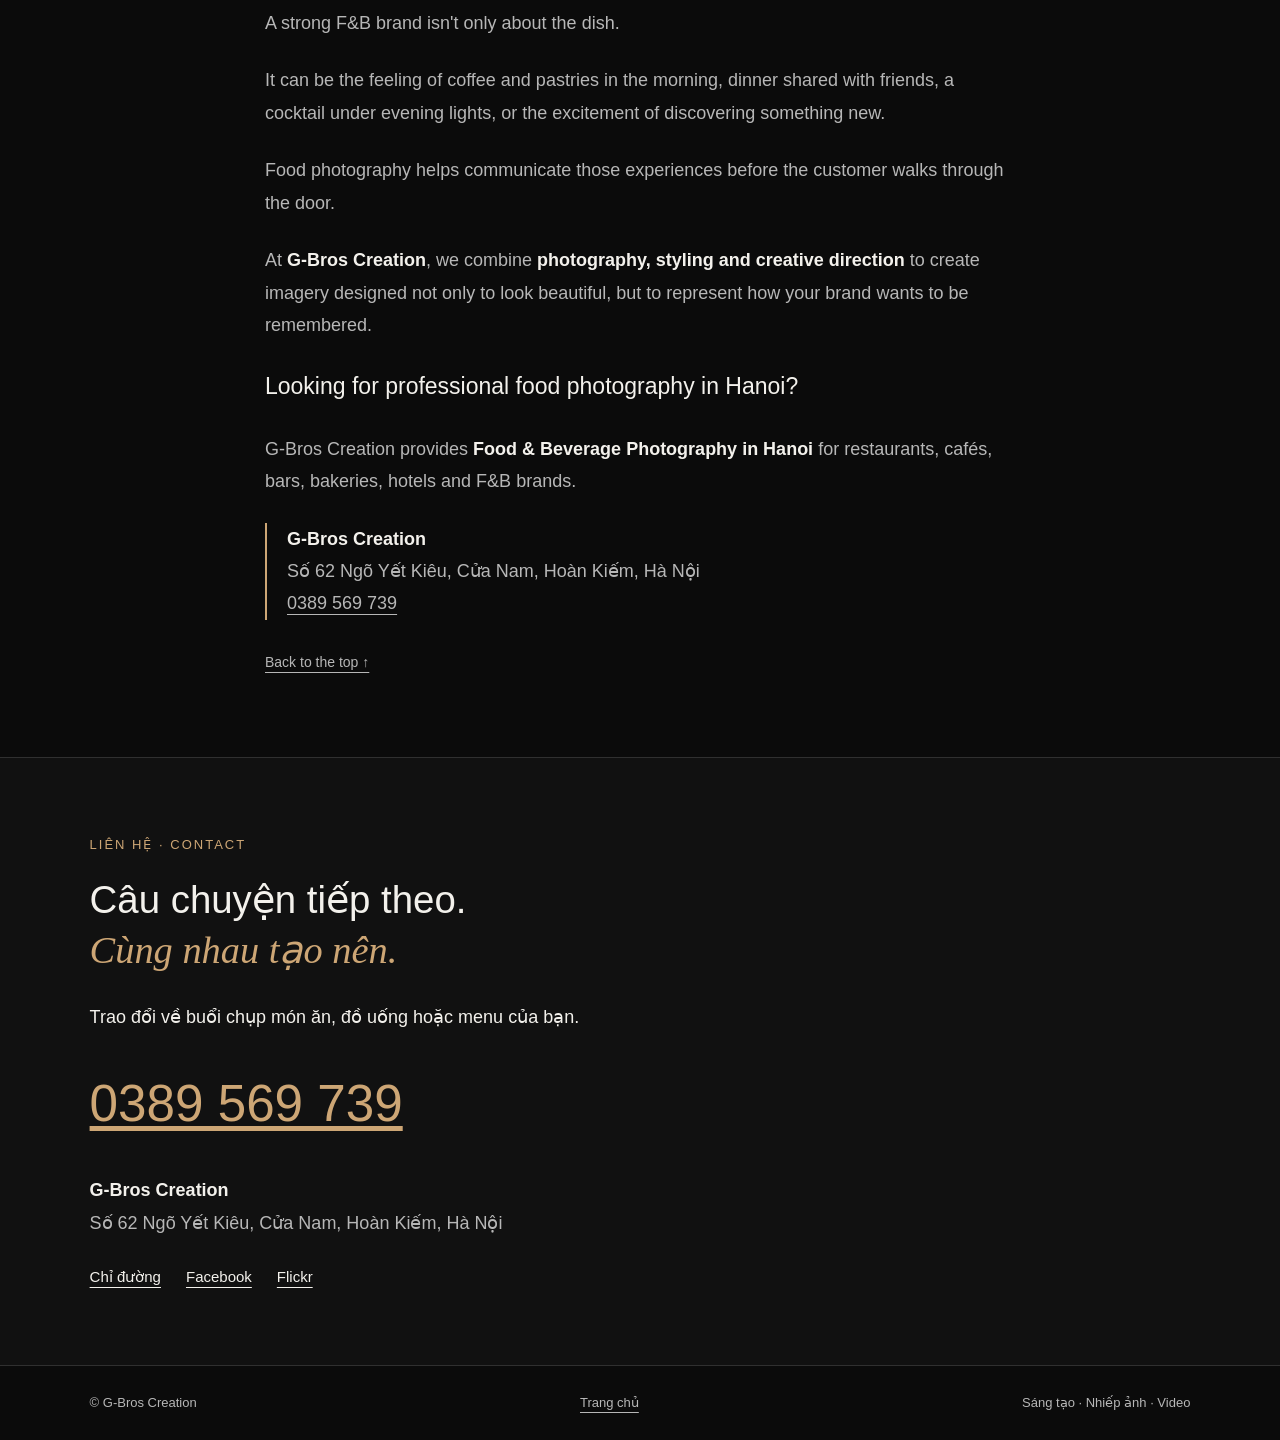
<file: gbros-food-photography/blog 1.html>
<!doctype html>
<html lang="vi">
<head>
<meta charset="utf-8">
<meta name="viewport" content="width=device-width, initial-scale=1">
<title>Chụp Ảnh Món Ăn Chuyên Nghiệp Tại Hà Nội | G-Bros Creation</title>
<meta name="description" content="Dịch vụ chụp ảnh món ăn chuyên nghiệp tại Hà Nội. G-Bros Creation tạo hình ảnh món ăn, đồ uống và menu cho nhà hàng, café và thương hiệu F&B.">
<meta name="author" content="G-Bros Creation">
<link rel="canonical" href="https://haridasskumar-hash.github.io/GBros-Creation-Website/food-photography/">
<meta property="og:type" content="article">
<meta property="og:locale" content="vi_VN">
<meta property="og:locale:alternate" content="en_GB">
<meta property="og:site_name" content="G-Bros Creation">
<meta property="og:title" content="Food Photography — G-Bros Creation">
<meta property="og:description" content="Dịch vụ chụp ảnh món ăn chuyên nghiệp tại Hà Nội. G-Bros Creation tạo hình ảnh món ăn, đồ uống và menu cho nhà hàng, café và thương hiệu F&B.">
<meta property="og:url" content="https://haridasskumar-hash.github.io/GBros-Creation-Website/food-photography/">
<meta property="og:image" content="https://haridasskumar-hash.github.io/GBros-Creation-Website/food-photography/assets/food-photography-hero.jpg">
<meta property="og:image:alt" content="Cơm với thịt kho, trứng, dưa chuột và rau thơm trong thố trên bàn gỗ">
<meta name="twitter:card" content="summary_large_image">
<link rel="icon" href="assets/gbros-logo.jpg" type="image/jpeg">
<style>
:root{--bg:#0b0b0b;--text:#f3f1ec;--muted:#b7b7b7;--gold:#cda675;--line:#303030}
*{box-sizing:border-box}html{scroll-behavior:smooth;scroll-padding-top:24px}body{margin:0;background:var(--bg);color:var(--text);font:18px/1.8 Arial,Helvetica,sans-serif}a{color:inherit;text-underline-offset:5px}a:hover{color:var(--gold)}a:focus-visible{outline:2px solid var(--gold);outline-offset:6px}img{max-width:100%;display:block;height:auto}p{margin:0 0 1.4em}h1,h2,h3,h4{line-height:1.3;font-weight:400;text-wrap:balance}h1{font-size:clamp(38px,4.3vw,68px);letter-spacing:-1.5px;margin:20px 0 28px}h1 em{display:block;font-size:.76em;line-height:1.4;margin-top:20px}em{font-family:'Times New Roman',Georgia,serif;color:var(--gold)}h2{font-size:clamp(28px,3vw,40px);margin:2em 0 .8em}h3{font-size:26px;margin:1.8em 0 .75em}h4{font-size:23px}strong{color:var(--text)}.eyebrow{color:var(--gold);font-size:13px;letter-spacing:2px;text-transform:uppercase}.skip{position:absolute;left:20px;top:-100px;background:var(--gold);color:#111;padding:10px;z-index:10}.skip:focus{top:10px}
.site-header{padding:18px 5%;border-bottom:1px solid var(--line);display:flex;align-items:center;justify-content:space-between;gap:24px}.brand{display:flex;align-items:center;gap:12px;text-decoration:none;font:23px/1.1 Georgia,serif;letter-spacing:2px}.brand img{width:60px;height:60px;object-fit:contain}.brand small{display:block;font:11px Arial,sans-serif;letter-spacing:4px;margin-top:8px}nav{display:flex;gap:25px;flex-wrap:wrap;font-size:14px}nav a{text-decoration:none}.languages{white-space:nowrap;font-size:14px}.languages a{padding:8px}.hero{display:grid;grid-template-columns:1.1fr 1fr;max-width:1600px;margin:auto;border-bottom:1px solid var(--line)}.hero-copy{padding:70px 10% 50px}.hero-copy .intro{color:var(--muted);font-size:18px;max-width:500px}.hero-photo{margin:0;background:#181818;position:relative;min-height:650px}.hero-photo img{width:100%;height:100%;object-fit:cover;object-position:center}.hero-photo figcaption{position:absolute;bottom:0;left:0;right:0;padding:30px 24px 18px;background:linear-gradient(transparent,rgba(0,0,0,.75));color:white;font-size:13px;letter-spacing:1px}.meta{font-size:14px;color:var(--gold);margin-top:40px}.article-layout{display:grid;grid-template-columns:240px minmax(0,760px);gap:75px;max-width:1200px;margin:0 auto;padding:80px 35px}.contents{align-self:start;position:sticky;top:30px;border-top:1px solid var(--gold);padding-top:22px;font-size:14px}.contents ol{padding-left:20px}.contents li{margin-bottom:12px}.contents a{text-decoration:none;color:var(--muted)}.article-body{min-width:0;color:var(--muted)}.article-body h2,.article-body h3,.article-body h4{color:var(--text)}.article-body>p:first-child{font-size:23px;color:var(--text)}.article-body h2:first-child{margin-top:0}li{padding-left:5px;margin-bottom:8px}.inline-photo{margin:45px 0}.inline-photo img{width:100%;max-height:760px;object-fit:contain;background:#111}figure{margin:0}figcaption{font-size:14px;color:var(--muted);margin-top:12px}.gallery-section{border-top:1px solid var(--line);padding:65px 6%;max-width:1600px;margin:auto}.gallery-section h2{margin-top:0}.gallery{display:grid;grid-template-columns:repeat(3,minmax(0,1fr));gap:25px}.gallery img{width:100%;height:auto}.gallery a{display:block}.english{max-width:800px;margin:0 auto;padding:65px 25px 80px;border-top:1px solid var(--line);color:var(--muted)}.english h2,.english h3,.english h4{color:var(--text)}.english h2{margin-top:12px}.back-link{font-size:14px}.contact{padding:75px 7%;border-top:1px solid var(--line);background:#111}.contact h2{margin:15px 0 25px;max-width:850px}.phone{font-size:clamp(28px,4vw,52px);color:var(--gold)}address{font-style:normal;color:var(--muted);margin:24px 0}.contact-links{display:flex;gap:25px;flex-wrap:wrap;font-size:15px}footer{display:flex;justify-content:space-between;gap:20px;flex-wrap:wrap;padding:25px 7%;border-top:1px solid var(--line);color:var(--muted);font-size:13px}.article-contact{border-left:2px solid var(--gold);padding-left:20px}
@media(min-width:1600px){.site-header,footer,.contact{max-width:1600px;margin:auto}}
@media(max-width:1000px){.site-header nav{display:none}.hero-copy{padding:45px 8%}.hero-photo{min-height:580px}.article-layout{grid-template-columns:180px minmax(0,1fr);gap:35px;padding:60px 5%}}
@media(max-width:700px){body{font-size:17px}.site-header{padding:14px 5%;gap:10px}.brand{font-size:18px}.brand img{width:44px;height:44px}.brand small{font-size:10px}.languages a{padding:5px}.hero{grid-template-columns:1fr}.hero-copy{padding:40px 6%}.hero-photo{min-height:0}.hero-photo img{height:auto;object-fit:contain}.hero h1{font-size:42px}.meta{margin-top:25px}.article-layout{display:block;padding:45px 6%}.contents{position:static;margin-bottom:40px}.contents ol{columns:2;column-gap:30px}.contents li{break-inside:avoid}.gallery-section{padding:45px 6%}.gallery{grid-template-columns:1fr;gap:32px}.gallery img{max-height:none}.english{padding:45px 6%}.contact{padding:50px 6%}h2{font-size:29px}h3{font-size:25px}}
@media(prefers-reduced-motion:reduce){html{scroll-behavior:auto}}
@media print{body{background:white;color:black}.site-header,.contents,.languages,.back-link{display:none}.hero,.article-layout{display:block}.hero-photo{max-width:400px;min-height:0}.article-body,.english,.contact,figcaption,strong,h2,h3,h4{color:black!important}.contact{background:white}.gallery{grid-template-columns:repeat(3,1fr)}a{color:inherit}.article-layout,.english{padding:20px;max-width:none}}
</style>
<script type="application/ld+json">{"@context": "https://schema.org", "@type": "BlogPosting", "headline": "Food Photography – Biến Món Ăn Thành Hình Ảnh Khiến Khách Hàng Muốn Thử Ngay", "description": "Dịch vụ chụp ảnh món ăn chuyên nghiệp tại Hà Nội. G-Bros Creation tạo hình ảnh món ăn, đồ uống và menu cho nhà hàng, café và thương hiệu F&B.", "inLanguage": ["vi", "en"], "url": "https://haridasskumar-hash.github.io/GBros-Creation-Website/food-photography/", "image": ["https://haridasskumar-hash.github.io/GBros-Creation-Website/food-photography/assets/food-photography-hero.jpg"], "author": {"@type": "Organization", "name": "G-Bros Creation", "url": "https://haridasskumar-hash.github.io/GBros-Creation-Website/"}, "publisher": {"@type": "Organization", "name": "G-Bros Creation", "url": "https://haridasskumar-hash.github.io/GBros-Creation-Website/", "logo": {"@type": "ImageObject", "url": "https://haridasskumar-hash.github.io/GBros-Creation-Website/food-photography/assets/gbros-logo.jpg"}}}</script>
</head>
<body>
<a class="skip" href="#bai-viet">Đến nội dung bài viết</a>
<header class="site-header">
<a class="brand" href="https://haridasskumar-hash.github.io/GBros-Creation-Website/" aria-label="G-Bros Creation — Trang chủ"><img src="assets/gbros-logo.jpg" width="60" height="60" alt=""><span>G-BROS.<small>CREATION</small></span></a>
<nav aria-label="Điều hướng chính"><a href="https://haridasskumar-hash.github.io/GBros-Creation-Website/#about">Giới thiệu</a><a href="https://haridasskumar-hash.github.io/GBros-Creation-Website/#services">Dịch vụ</a><a href="https://haridasskumar-hash.github.io/GBros-Creation-Website/#work">Tác phẩm</a><a href="#lien-he">Liên hệ</a></nav>
<div class="languages" aria-label="Ngôn ngữ bài viết"><a href="#bai-viet" lang="vi">VI</a><span>/</span><a href="#english" lang="en">EN</a></div>
</header>
<main>
<article aria-labelledby="article-title">
<header class="hero">
<div class="hero-copy"><p class="eyebrow">G-Bros Journal · Nhiếp ảnh ẩm thực</p>
<h1 id="article-title"><span lang="en">Food Photography</span><em>Biến món ăn thành hình ảnh khiến khách hàng muốn thử ngay.</em></h1>
<p class="intro">Màu sắc, kết cấu và câu chuyện thương hiệu — được kể qua từng món ăn.</p>
<p class="meta">G-Bros Creation · Hà Nội<br><a href="#english" lang="en">Read the English version ↓</a></p></div>
<figure class="hero-photo"><img src="assets/food-photography-hero.jpg" srcset="assets/food-photography-hero-600.jpg 600w, assets/food-photography-hero.jpg 1080w" sizes="(max-width: 700px) 100vw, 50vw" width="1080" height="1620" alt="Cơm với thịt kho, trứng, dưa chuột và rau thơm trong thố trên bàn gỗ — G-Bros Creation" fetchpriority="high"><figcaption>FOOD &amp; BEVERAGE · G-BROS CREATION</figcaption></figure>
</header>
<div class="article-layout">
<aside class="contents" aria-label="Mục lục"><p class="eyebrow">Trong bài viết</p><ol><li><a href="#vi-1">Vì sao hình ảnh quan trọng?</a></li><li><a href="#vi-2">Ánh sáng &amp; bố cục</a></li><li><a href="#vi-3">Dịch vụ chụp ảnh</a></li><li><a href="#vi-4">Một buổi chụp, nhiều nội dung</a></li><li><a href="#vi-5">Câu chuyện thương hiệu</a></li><li><a href="#gallery">Bộ ảnh chọn lọc</a></li></ol></aside>
<div class="article-body" id="bai-viet" lang="vi"><p>Trong ngành F&amp;B, khách hàng thường “ăn bằng mắt” trước khi thực sự thưởng thức món ăn.</p>
<p>Một bức ảnh đẹp không chỉ cho thấy món ăn trông như thế nào. Nó truyền tải màu sắc, kết cấu, độ tươi ngon và phong cách của thương hiệu — đồng thời tạo cảm giác khiến người xem muốn thử món ăn ngay từ cái nhìn đầu tiên.</p>
<p>Tại <strong>G-Bros Creation</strong>, chúng tôi cung cấp dịch vụ <strong>chụp ảnh món ăn chuyên nghiệp tại Hà Nội</strong> dành cho nhà hàng, quán café, bar, bakery, khách sạn và các thương hiệu F&amp;B.</p>
<h2 id="vi-1">Vì sao hình ảnh món ăn chuyên nghiệp lại quan trọng?</h2>
<p>Ngày nay, khách hàng thường khám phá một nhà hàng hoặc quán café qua Google, Facebook, Instagram, TikTok, website hoặc các ứng dụng giao đồ ăn trước khi quyết định ghé thăm.</p>
<p>Điều đó có nghĩa hình ảnh món ăn chính là một trong những điểm tiếp xúc đầu tiên giữa thương hiệu và khách hàng.</p>
<p>Hình ảnh chất lượng cao có thể giúp doanh nghiệp:</p>
<ul><li>Làm nổi bật màu sắc, nguyên liệu và kết cấu của món ăn.</li><li>Xây dựng hình ảnh thương hiệu chuyên nghiệp và đồng nhất.</li><li>Tạo nội dung hấp dẫn hơn cho Facebook, Instagram và TikTok.</li><li>Nâng cao chất lượng hình ảnh trên menu và nền tảng giao đồ ăn.</li><li>Tăng sức hút cho website, Google Business Profile và các chiến dịch quảng cáo.</li><li>Giúp món ăn mới hoặc chương trình khuyến mãi nổi bật hơn.</li></ul>
<h2 id="vi-2">Không chỉ đơn giản là chụp một món ăn</h2>
<p>Food photography hiệu quả cần nhiều hơn một chiếc máy ảnh tốt.</p>
<p>Ánh sáng, góc chụp, bố cục, màu sắc, background, props và cách trình bày món ăn đều ảnh hưởng đến cảm nhận của người xem.</p>
<p>Một ly cà phê có thể cần ánh sáng mềm để tạo cảm giác ấm áp. Một món ăn nóng có thể cần bắt được hơi nước và độ bóng để thể hiện sự tươi mới. Một món tráng miệng lại có thể cần tập trung vào từng lớp, kết cấu và chi tiết trang trí.</p>
<p>Mục tiêu không phải là làm món ăn trở nên khác với thực tế, mà là <strong>thể hiện món ăn ở phiên bản hấp dẫn nhất nhưng vẫn chân thật với sản phẩm và thương hiệu</strong>.</p>
<div class="inline-photo"><figure><a href="assets/restaurant-table.jpg" aria-label="Xem ảnh: Hai đĩa món ăn với rau xanh trên bàn nhà hàng bên cửa sổ"><img src="assets/restaurant-table.jpg" srcset="assets/restaurant-table-600.jpg 600w, assets/restaurant-table.jpg 1080w" sizes="(max-width: 700px) 100vw, 50vw" width="1080" height="1620" alt="Hai đĩa món ăn với rau xanh trên bàn nhà hàng bên cửa sổ — G-Bros Creation" loading="lazy" decoding="async"></a><figcaption>Món ăn trong không gian nhà hàng</figcaption></figure></div>
<h2 id="vi-3">Dịch vụ Food Photography tại G-Bros Creation</h2>
<p>Mỗi thương hiệu F&amp;B có một cá tính riêng. Vì vậy, chúng tôi xây dựng concept hình ảnh dựa trên phong cách, không gian, menu và mục tiêu truyền thông của từng khách hàng.</p>
<p>Dịch vụ có thể bao gồm:</p>
<p><strong>Chụp ảnh món ăn &amp; đồ uống</strong><br>Hình ảnh chất lượng cao cho món chính, món tráng miệng, cà phê, cocktail và các loại đồ uống.</p>
<p><strong>Chụp ảnh menu</strong><br>Hình ảnh rõ ràng, đồng nhất phù hợp cho menu in, menu điện tử và nền tảng giao đồ ăn.</p>
<p><strong>Lifestyle Food Photography</strong><br>Đưa món ăn vào bối cảnh tự nhiên hơn với bàn ăn, không gian nhà hàng hoặc tương tác của khách hàng.</p>
<p><strong>Chụp ảnh nhà hàng &amp; không gian</strong><br>Kết hợp hình ảnh món ăn với nội thất, quầy bar, khu vực phục vụ và những chi tiết đặc trưng của thương hiệu.</p>
<p><strong>Nội dung cho mạng xã hội</strong><br>Ảnh dọc, ngang và vuông được lên kế hoạch phù hợp với Facebook, Instagram, Google và các nền tảng digital.</p>
<p><strong>Hình ảnh cho quảng cáo &amp; chiến dịch</strong><br>Visual dành cho món mới, seasonal menu, promotion, grand opening hoặc các chiến dịch truyền thông.</p>
<h2 id="vi-4">Một buổi chụp – Nhiều nội dung sử dụng</h2>
<p>Một trong những lợi ích lớn nhất của việc lên kế hoạch food photography chuyên nghiệp là khả năng tạo ra một thư viện hình ảnh có thể sử dụng trên nhiều kênh khác nhau.</p>
<p>Thay vì chỉ tạo một vài hình ảnh đẹp, buổi chụp có thể được xây dựng để cung cấp nội dung cho:</p>
<p>Website • Menu • Google Business Profile • Facebook • Instagram • TikTok • Delivery Platforms • Digital Ads • Posters • Promotional Materials</p>
<p>Điều này giúp thương hiệu duy trì hình ảnh đồng nhất trong khi tận dụng tối đa ngân sách sản xuất nội dung.</p>
<div class="inline-photo"><figure><a href="assets/floral-drinks.jpg" aria-label="Xem ảnh: Hai ly đồ uống trang trí lát quả trên bục màu hồng, bên cành hoa"><img src="assets/floral-drinks.jpg" srcset="assets/floral-drinks-600.jpg 600w, assets/floral-drinks.jpg 1080w" sizes="(max-width: 700px) 100vw, 50vw" width="1080" height="1619" alt="Hai ly đồ uống trang trí lát quả trên bục màu hồng, bên cành hoa — G-Bros Creation" loading="lazy" decoding="async"></a><figcaption>Sắc màu và bố cục</figcaption></figure></div>
<h2 id="vi-5">Kể câu chuyện thương hiệu qua món ăn</h2>
<p>Một thương hiệu F&amp;B mạnh không chỉ bán món ăn.</p>
<p>Đó có thể là cảm giác của một buổi sáng với cà phê và bánh ngọt, một bữa tối ấm cúng cùng bạn bè, một ly cocktail dưới ánh đèn buổi tối hay trải nghiệm khám phá một món ăn hoàn toàn mới.</p>
<p>Food photography có thể giúp kể những câu chuyện đó.</p>
<p>Tại <strong>G-Bros Creation</strong>, chúng tôi kết hợp <strong>photography, styling và creative direction</strong> để tạo nên những hình ảnh không chỉ đẹp mà còn phù hợp với cách thương hiệu muốn được khách hàng ghi nhớ.</p>
<h3>Bạn đang cần hình ảnh mới cho nhà hàng hoặc quán café?</h3>
<p>G-Bros Creation cung cấp dịch vụ <strong>Food &amp; Beverage Photography tại Hà Nội</strong> cho nhà hàng, café, bar, bakery, khách sạn và các thương hiệu F&amp;B.</p>
<p class="article-contact"><strong>G-Bros Creation</strong><br>Số 62 Ngõ Yết Kiêu, Cửa Nam, Hoàn Kiếm, Hà Nội<br><a href="tel:+84389569739">0389 569 739</a></p></div>
</div>
<section class="gallery-section" id="gallery" aria-labelledby="gallery-title"><p class="eyebrow">Food &amp; Beverage Photography</p><h2 id="gallery-title">Hương vị qua từng khung hình.</h2><div class="gallery"><figure><a href="assets/cafe-drinks.jpg" aria-label="Xem ảnh: Hai ly đồ uống xanh và cam trên khay gỗ tại quầy café"><img src="assets/cafe-drinks.jpg" srcset="assets/cafe-drinks-600.jpg 600w, assets/cafe-drinks.jpg 1080w" sizes="(max-width: 700px) 100vw, 50vw" width="1080" height="1605" alt="Hai ly đồ uống xanh và cam trên khay gỗ tại quầy café — G-Bros Creation" loading="lazy" decoding="async"></a><figcaption>Khoảnh khắc tại quầy café</figcaption></figure><figure><a href="assets/green-drink-styling.jpg" aria-label="Xem ảnh: Hai ly đồ uống bên bình hoa trên bàn phủ vải xanh"><img src="assets/green-drink-styling.jpg" srcset="assets/green-drink-styling-600.jpg 600w, assets/green-drink-styling.jpg 1080w" sizes="(max-width: 700px) 100vw, 50vw" width="1080" height="1620" alt="Hai ly đồ uống bên bình hoa trên bàn phủ vải xanh — G-Bros Creation" loading="lazy" decoding="async"></a><figcaption>Ánh sáng và cách sắp đặt</figcaption></figure><figure><a href="assets/kiwi-beverage.jpg" aria-label="Xem ảnh: Đồ uống màu xanh bên quả kiwi và hoa trên bàn"><img src="assets/kiwi-beverage.jpg" srcset="assets/kiwi-beverage-600.jpg 600w, assets/kiwi-beverage.jpg 1080w" sizes="(max-width: 700px) 100vw, 50vw" width="1080" height="1629" alt="Đồ uống màu xanh bên quả kiwi và hoa trên bàn — G-Bros Creation" loading="lazy" decoding="async"></a><figcaption>Nguyên liệu trong câu chuyện hình ảnh</figcaption></figure></div></section>
<section class="english" id="english" lang="en" aria-labelledby="english-title"><p class="eyebrow">English version</p><h2 id="english-title">Food Photography – Turning Great Food into Irresistible Visuals</h2><p>In the F&amp;B industry, customers often eat with their eyes before they ever taste the food.</p>
<p>A strong food photograph does more than show what a dish looks like. It communicates colour, texture, freshness and the personality of the brand — creating an immediate desire to experience it.</p>
<p>At <strong>G-Bros Creation</strong>, we provide professional <strong>food photography in Hanoi</strong> for restaurants, cafés, bars, bakeries, hotels and F&amp;B brands.</p>
<h3 id="en-1">Why Professional Food Photography Matters</h3>
<p>Customers increasingly discover restaurants and cafés through Google, Facebook, Instagram, TikTok, websites and delivery platforms before deciding where to eat.</p>
<p>Your food photography is therefore often one of the first interactions a potential customer has with your brand.</p>
<p>Professional imagery can showcase ingredients and textures, create a consistent visual identity, strengthen social media content, improve menus and delivery listings, and provide stronger creative assets for websites and advertising campaigns.</p>
<h3 id="en-2">More Than Photographing a Plate</h3>
<p>Effective food photography involves much more than using a good camera.</p>
<p>Lighting, composition, angles, backgrounds, props, colour and food presentation all influence how a dish feels to the viewer.</p>
<p>A cup of coffee might benefit from soft, warm lighting. A freshly cooked dish may need to capture steam and texture. A dessert might require close-up details that highlight its layers and presentation.</p>
<p>The objective isn&#x27;t to make the food look like something it isn&#x27;t. It is to <strong>present the real product at its most appetising while remaining authentic to the brand</strong>.</p>
<h3 id="en-3">Food Photography by G-Bros Creation</h3>
<p>Every F&amp;B business has its own personality, so we develop visual concepts around each client&#x27;s menu, environment, brand identity and marketing objectives.</p>
<p>Our food photography services can include <strong>food and beverage photography, menu photography, lifestyle photography, restaurant and interior photography, social media content, and campaign imagery</strong> for new products, promotions and seasonal menus.</p>
<h3 id="en-4">One Shoot. Multiple Content Opportunities.</h3>
<p>A well-planned photography session can create a versatile visual library rather than simply producing a few individual photographs.</p>
<p>The same shoot can provide content for:</p>
<p><strong>Website • Menus • Google Business Profile • Facebook • Instagram • TikTok • Delivery Platforms • Digital Advertising • Posters • Promotional Materials</strong></p>
<p>This helps F&amp;B brands maintain a consistent visual identity while getting greater value from each content production.</p>
<h3 id="en-5">Tell Your Brand Story Through Food</h3>
<p>A strong F&amp;B brand isn&#x27;t only about the dish.</p>
<p>It can be the feeling of coffee and pastries in the morning, dinner shared with friends, a cocktail under evening lights, or the excitement of discovering something new.</p>
<p>Food photography helps communicate those experiences before the customer walks through the door.</p>
<p>At <strong>G-Bros Creation</strong>, we combine <strong>photography, styling and creative direction</strong> to create imagery designed not only to look beautiful, but to represent how your brand wants to be remembered.</p>
<h4>Looking for professional food photography in Hanoi?</h4>
<p>G-Bros Creation provides <strong>Food &amp; Beverage Photography in Hanoi</strong> for restaurants, cafés, bars, bakeries, hotels and F&amp;B brands.</p>
<p class="article-contact"><strong>G-Bros Creation</strong><br>Số 62 Ngõ Yết Kiêu, Cửa Nam, Hoàn Kiếm, Hà Nội<br><a href="tel:+84389569739">0389 569 739</a></p><a class="back-link" href="#article-title">Back to the top ↑</a></section>
</article>
<section class="contact" id="lien-he" aria-labelledby="contact-title"><p class="eyebrow">Liên hệ · Contact</p><h2 id="contact-title">Câu chuyện tiếp theo.<br><em>Cùng nhau tạo nên.</em></h2><p>Trao đổi về buổi chụp món ăn, đồ uống hoặc menu của bạn.</p><a class="phone" href="tel:+84389569739">0389 569 739</a><address><strong>G-Bros Creation</strong><br>Số 62 Ngõ Yết Kiêu, Cửa Nam, Hoàn Kiếm, Hà Nội</address><div class="contact-links"><a href="https://www.google.com/maps/search/?api=1&amp;query=62+Ng%C3%B5+Y%E1%BA%BFt+Ki%C3%AAu+H%C3%A0+N%E1%BB%99i">Chỉ đường</a><a href="https://www.facebook.com/gbros.creation/">Facebook</a><a href="https://flic.kr/ps/3mjhtU">Flickr</a></div></section>
</main>
<footer><span>© G-Bros Creation</span><a href="https://haridasskumar-hash.github.io/GBros-Creation-Website/">Trang chủ</a><span>Sáng tạo · Nhiếp ảnh · Video</span></footer>
</body></html>
</file>
<file: style.css>
*{box-sizing:border-box}html{scroll-behavior:smooth;scroll-padding-top:110px}body{margin:0;background:#0b0b0b;color:#f3f1ec;font-family:Arial,Helvetica,sans-serif;font-size:16px;line-height:1.65}a{color:inherit;text-decoration:none}a:focus-visible{outline:2px solid #e1b782;outline-offset:6px}header{min-height:105px;padding:16px 5%;display:flex;align-items:center;justify-content:space-between;gap:24px;border-bottom:1px solid #292929;background:#0b0b0b;position:relative;z-index:2}.brand{display:flex;align-items:center;gap:12px;line-height:1.1;letter-spacing:2px;font-family:Georgia,serif;font-size:23px}.brand img{width:60px;height:60px;object-fit:contain}.brand small{display:block;font:10px Arial,sans-serif;letter-spacing:5px;margin-top:7px}nav{display:flex;gap:26px;font-size:14px}nav a:hover,.text-link:hover,.social a:hover{color:#d6ad7c}.language{display:flex;gap:10px;font-size:14px}.language a{color:#999}.language a[aria-current]{color:#dbb383}.hero{display:grid;grid-template-columns:1.12fr 1fr;min-height:690px}.hero-copy{padding:76px 7% 30px 9%;display:flex;flex-direction:column;align-items:flex-start}.eyebrow{text-transform:uppercase;font-size:12px;letter-spacing:2.4px;color:#c59e6f;margin:0 0 30px}h1,h2,h3,p{margin-top:0}h1{font-size:clamp(40px,4.4vw,72px);font-weight:400;line-height:1.18;letter-spacing:-1.9px;margin-bottom:30px}em{font-family:Georgia,'Times New Roman',serif;color:#cda675;font-weight:400}h1 em{display:block}.intro{max-width:470px;color:#aaa;font-size:17px}.actions{display:flex;align-items:center;gap:28px;margin-top:22px}.button{display:inline-flex;justify-content:space-between;align-items:center;gap:32px;border:1px solid #555;padding:14px 22px;font-size:14px}.button:hover{background:#27221c}.button.gold{background:#c7a071;color:#0b0b0b;border-color:#c7a071}.button.gold:hover{background:#deb987}.text-link{font-size:14px;border-bottom:1px solid #76634b;padding-bottom:5px}.hero-bottom{width:100%;margin:68px 0 0;font-size:11px;letter-spacing:2px;color:#999;display:flex;justify-content:space-between}.hero-art{position:relative;min-height:600px}.hero-art>img{width:100%;height:100%;position:absolute;object-fit:cover;object-position:center 55%}.art-caption{position:absolute;bottom:24px;left:30px;right:30px;display:flex;justify-content:space-between;font-size:11px;letter-spacing:2px;color:white;text-shadow:0 1px 5px black}.section{padding:100px 7%;border-top:1px solid #292929}h2{font-size:clamp(32px,3.5vw,52px);line-height:1.25;font-weight:400;letter-spacing:-1px;margin-bottom:35px}.split{display:grid;grid-template-columns:1fr 1fr;gap:80px}.split>p{max-width:540px;color:#b7b7b7;font-size:18px}.about{padding-bottom:70px}.services{background:#111}.section-heading{display:grid;grid-template-columns:1fr 2fr;gap:40px}.service-list article{display:grid;grid-template-columns:60px 1fr 1.15fr;align-items:start;gap:30px;padding:34px 0;border-top:1px solid #353535}.number{font-size:13px;color:#bb966b;letter-spacing:2px}.service-list h3{font-size:25px;font-weight:400;margin:0}.service-list p{color:#aaa;max-width:490px;margin:0}.work-heading{display:flex;justify-content:space-between;gap:30px;align-items:center}.work-heading>p{max-width:340px;color:#aaa}.gallery{display:grid;grid-template-columns:repeat(3,1fr);gap:40px 25px;margin:20px 0 45px}figure{margin:0}.gallery img{width:100%;aspect-ratio:3/4;object-fit:cover;display:block;transition:filter .2s}.gallery a:hover img{filter:brightness(1.1)}figcaption{display:flex;justify-content:space-between;gap:10px;margin-top:14px;font-size:14px}figcaption span:last-child{color:#85735e}.packages{background:#efeeeb;color:#171717}.packages .eyebrow{color:#785630}.package-grid{display:grid;grid-template-columns:repeat(3,1fr);margin-top:50px;border:1px solid #c9c6c0}.package-grid article{padding:32px;border-right:1px solid #c9c6c0;display:flex;flex-direction:column}.package-grid article:last-child{border:0}.package-grid h3{font-size:26px;line-height:1.3;font-weight:400;margin:25px 0 16px}.package-grid p{color:#666;font-size:15px}.package-grid ul{list-style:none;padding:0;margin:15px 0 35px;font-size:15px}.package-grid li{padding:10px 0;border-top:1px solid #d3d0ca}.package-grid .button{margin-top:auto;border-color:#9a9286}.package-grid .button:hover{background:#dfd9cf}.note{color:#6a655e;font-size:14px;margin:25px 0 0;max-width:660px}.contact h2{font-size:clamp(40px,5vw,76px)}.contact>p:not(.eyebrow){color:#aaa}.phone{display:inline-block;font-size:clamp(27px,4vw,54px);border-bottom:1px solid #c7a071;padding-bottom:6px;letter-spacing:-1px;margin:20px 0 65px}.contact-bottom{display:flex;justify-content:space-between;gap:40px}.contact-bottom p{color:#bbb}.social{display:flex;gap:30px}footer{padding:25px 7%;border-top:1px solid #292929;display:flex;justify-content:space-between;align-items:center;gap:24px;color:#888;font-size:12px}.footer-center{flex:1;display:flex;justify-content:center;align-items:center;text-align:center}.footer-center a{color:#d8ba8d;border-bottom:1px solid rgba(216,186,141,.5);padding-bottom:2px}.footer-center a:hover{color:#f0d7b0}@media(min-width:1600px){main,header,footer{max-width:1800px;margin:auto}}@media(max-width:1000px){header{flex-wrap:wrap}nav{order:3;width:100%;justify-content:center;gap:25px;padding:8px 0}.hero{min-height:620px}.hero-copy{padding-top:50px}.hero-art{min-height:600px}.actions{flex-direction:column;align-items:flex-start;gap:18px}.section{padding:70px 6%}.split{gap:35px}.section-heading{grid-template-columns:1fr}.service-list article{grid-template-columns:35px 1fr 1fr;gap:18px}.package-grid article{padding:22px}.package-grid h3{font-size:22px}}@media(max-width:640px){header{padding:12px 6%;gap:10px}.brand img{width:44px;height:44px}.brand{font-size:20px}nav{justify-content:flex-start;overflow-x:auto;gap:22px;white-space:nowrap;font-size:13px}.hero{display:flex;flex-direction:column}.hero-copy{padding:45px 6% 28px}h1{font-size:43px;letter-spacing:-1px}.hero-bottom{margin-top:35px}.hero-art{min-height:480px}.hero-art>img{object-position:center 55%}.actions{flex-direction:row;align-items:center;gap:20px}.button{padding:12px 16px;gap:16px}.section{padding:60px 6%}.split{grid-template-columns:1fr;gap:10px}.split>p{font-size:16px}.service-list article{grid-template-columns:25px 1fr}.service-list p{grid-column:2}.service-list h3{font-size:23px}.work-heading{display:block}.gallery{grid-template-columns:repeat(2,1fr);gap:28px 14px}figcaption{font-size:12px}.package-grid{grid-template-columns:1fr}.package-grid article{border-right:0;border-bottom:1px solid #c9c6c0;padding:28px}.contact-bottom{flex-direction:column}.phone{margin-bottom:40px}footer{flex-direction:column;gap:5px}.eyebrow{margin-bottom:22px}h2{font-size:34px}}@media(prefers-reduced-motion:reduce){html{scroll-behavior:auto}*{transition:none!important}}
</file>
<file: GBros-Creation-Website/style.css>
*{box-sizing:border-box}html{scroll-behavior:smooth;scroll-padding-top:110px}body{margin:0;background:#0b0b0b;color:#f3f1ec;font-family:Arial,Helvetica,sans-serif;font-size:16px;line-height:1.65}a{color:inherit;text-decoration:none}a:focus-visible{outline:2px solid #e1b782;outline-offset:6px}header{min-height:105px;padding:16px 5%;display:flex;align-items:center;justify-content:space-between;gap:24px;border-bottom:1px solid #292929;background:#0b0b0b;position:relative;z-index:2}.brand{display:flex;align-items:center;gap:12px;line-height:1.1;letter-spacing:2px;font-family:Georgia,serif;font-size:23px}.brand img{width:60px;height:60px;object-fit:contain}.brand small{display:block;font:10px Arial,sans-serif;letter-spacing:5px;margin-top:7px}nav{display:flex;gap:26px;font-size:14px}nav a:hover,.text-link:hover,.social a:hover{color:#d6ad7c}.language{display:flex;gap:10px;font-size:14px}.language a{color:#999}.language a[aria-current]{color:#dbb383}.hero{display:grid;grid-template-columns:1.12fr 1fr;min-height:690px}.hero-copy{padding:76px 7% 30px 9%;display:flex;flex-direction:column;align-items:flex-start}.eyebrow{text-transform:uppercase;font-size:12px;letter-spacing:2.4px;color:#c59e6f;margin:0 0 30px}h1,h2,h3,p{margin-top:0}h1{font-size:clamp(40px,4.4vw,72px);font-weight:400;line-height:1.18;letter-spacing:-1.9px;margin-bottom:30px}em{font-family:Georgia,'Times New Roman',serif;color:#cda675;font-weight:400}h1 em{display:block}.intro{max-width:470px;color:#aaa;font-size:17px}.actions{display:flex;align-items:center;gap:28px;margin-top:22px}.button{display:inline-flex;justify-content:space-between;align-items:center;gap:32px;border:1px solid #555;padding:14px 22px;font-size:14px}.button:hover{background:#27221c}.button.gold{background:#c7a071;color:#0b0b0b;border-color:#c7a071}.button.gold:hover{background:#deb987}.text-link{font-size:14px;border-bottom:1px solid #76634b;padding-bottom:5px}.hero-bottom{width:100%;margin:68px 0 0;font-size:11px;letter-spacing:2px;color:#999;display:flex;justify-content:space-between}.hero-art{position:relative;min-height:600px}.hero-art>img{width:100%;height:100%;position:absolute;object-fit:cover;object-position:center 55%}.art-caption{position:absolute;bottom:24px;left:30px;right:30px;display:flex;justify-content:space-between;font-size:11px;letter-spacing:2px;color:white;text-shadow:0 1px 5px black}.section{padding:100px 7%;border-top:1px solid #292929}h2{font-size:clamp(32px,3.5vw,52px);line-height:1.25;font-weight:400;letter-spacing:-1px;margin-bottom:35px}.split{display:grid;grid-template-columns:1fr 1fr;gap:80px}.split>p{max-width:540px;color:#b7b7b7;font-size:18px}.about{padding-bottom:70px}.services{background:#111}.section-heading{display:grid;grid-template-columns:1fr 2fr;gap:40px}.service-list article{display:grid;grid-template-columns:60px 1fr 1.15fr;align-items:start;gap:30px;padding:34px 0;border-top:1px solid #353535}.number{font-size:13px;color:#bb966b;letter-spacing:2px}.service-list h3{font-size:25px;font-weight:400;margin:0}.service-list p{color:#aaa;max-width:490px;margin:0}.work-heading{display:flex;justify-content:space-between;gap:30px;align-items:center}.work-heading>p{max-width:340px;color:#aaa}.gallery{display:grid;grid-template-columns:repeat(3,1fr);gap:40px 25px;margin:20px 0 45px}figure{margin:0}.gallery img{width:100%;aspect-ratio:3/4;object-fit:cover;display:block;transition:filter .2s}.gallery a:hover img{filter:brightness(1.1)}figcaption{display:flex;justify-content:space-between;gap:10px;margin-top:14px;font-size:14px}figcaption span:last-child{color:#85735e}.packages{background:#efeeeb;color:#171717}.packages .eyebrow{color:#785630}.package-grid{display:grid;grid-template-columns:repeat(3,1fr);margin-top:50px;border:1px solid #c9c6c0}.package-grid article{padding:32px;border-right:1px solid #c9c6c0;display:flex;flex-direction:column}.package-grid article:last-child{border:0}.package-grid h3{font-size:26px;line-height:1.3;font-weight:400;margin:25px 0 16px}.package-grid p{color:#666;font-size:15px}.package-grid ul{list-style:none;padding:0;margin:15px 0 35px;font-size:15px}.package-grid li{padding:10px 0;border-top:1px solid #d3d0ca}.package-grid .button{margin-top:auto;border-color:#9a9286}.package-grid .button:hover{background:#dfd9cf}.note{color:#6a655e;font-size:14px;margin:25px 0 0;max-width:660px}.contact h2{font-size:clamp(40px,5vw,76px)}.contact>p:not(.eyebrow){color:#aaa}.phone{display:inline-block;font-size:clamp(27px,4vw,54px);border-bottom:1px solid #c7a071;padding-bottom:6px;letter-spacing:-1px;margin:20px 0 65px}.contact-bottom{display:flex;justify-content:space-between;gap:40px}.contact-bottom p{color:#bbb}.social{display:flex;gap:30px}footer{padding:25px 7%;border-top:1px solid #292929;display:flex;justify-content:space-between;gap:24px;color:#888;font-size:12px}@media(min-width:1600px){main,header,footer{max-width:1800px;margin:auto}}@media(max-width:1000px){header{flex-wrap:wrap}nav{order:3;width:100%;justify-content:center;gap:25px;padding:8px 0}.hero{min-height:620px}.hero-copy{padding-top:50px}.hero-art{min-height:600px}.actions{flex-direction:column;align-items:flex-start;gap:18px}.section{padding:70px 6%}.split{gap:35px}.section-heading{grid-template-columns:1fr}.service-list article{grid-template-columns:35px 1fr 1fr;gap:18px}.package-grid article{padding:22px}.package-grid h3{font-size:22px}}@media(max-width:640px){header{padding:12px 6%;gap:10px}.brand img{width:44px;height:44px}.brand{font-size:20px}nav{justify-content:flex-start;overflow-x:auto;gap:22px;white-space:nowrap;font-size:13px}.hero{display:flex;flex-direction:column}.hero-copy{padding:45px 6% 28px}h1{font-size:43px;letter-spacing:-1px}.hero-bottom{margin-top:35px}.hero-art{min-height:480px}.hero-art>img{object-position:center 55%}.actions{flex-direction:row;align-items:center;gap:20px}.button{padding:12px 16px;gap:16px}.section{padding:60px 6%}.split{grid-template-columns:1fr;gap:10px}.split>p{font-size:16px}.service-list article{grid-template-columns:25px 1fr}.service-list p{grid-column:2}.service-list h3{font-size:23px}.work-heading{display:block}.gallery{grid-template-columns:repeat(2,1fr);gap:28px 14px}figcaption{font-size:12px}.package-grid{grid-template-columns:1fr}.package-grid article{border-right:0;border-bottom:1px solid #c9c6c0;padding:28px}.contact-bottom{flex-direction:column}.phone{margin-bottom:40px}footer{flex-direction:column;gap:5px}.eyebrow{margin-bottom:22px}h2{font-size:34px}}@media(prefers-reduced-motion:reduce){html{scroll-behavior:auto}*{transition:none!important}}
</file>
